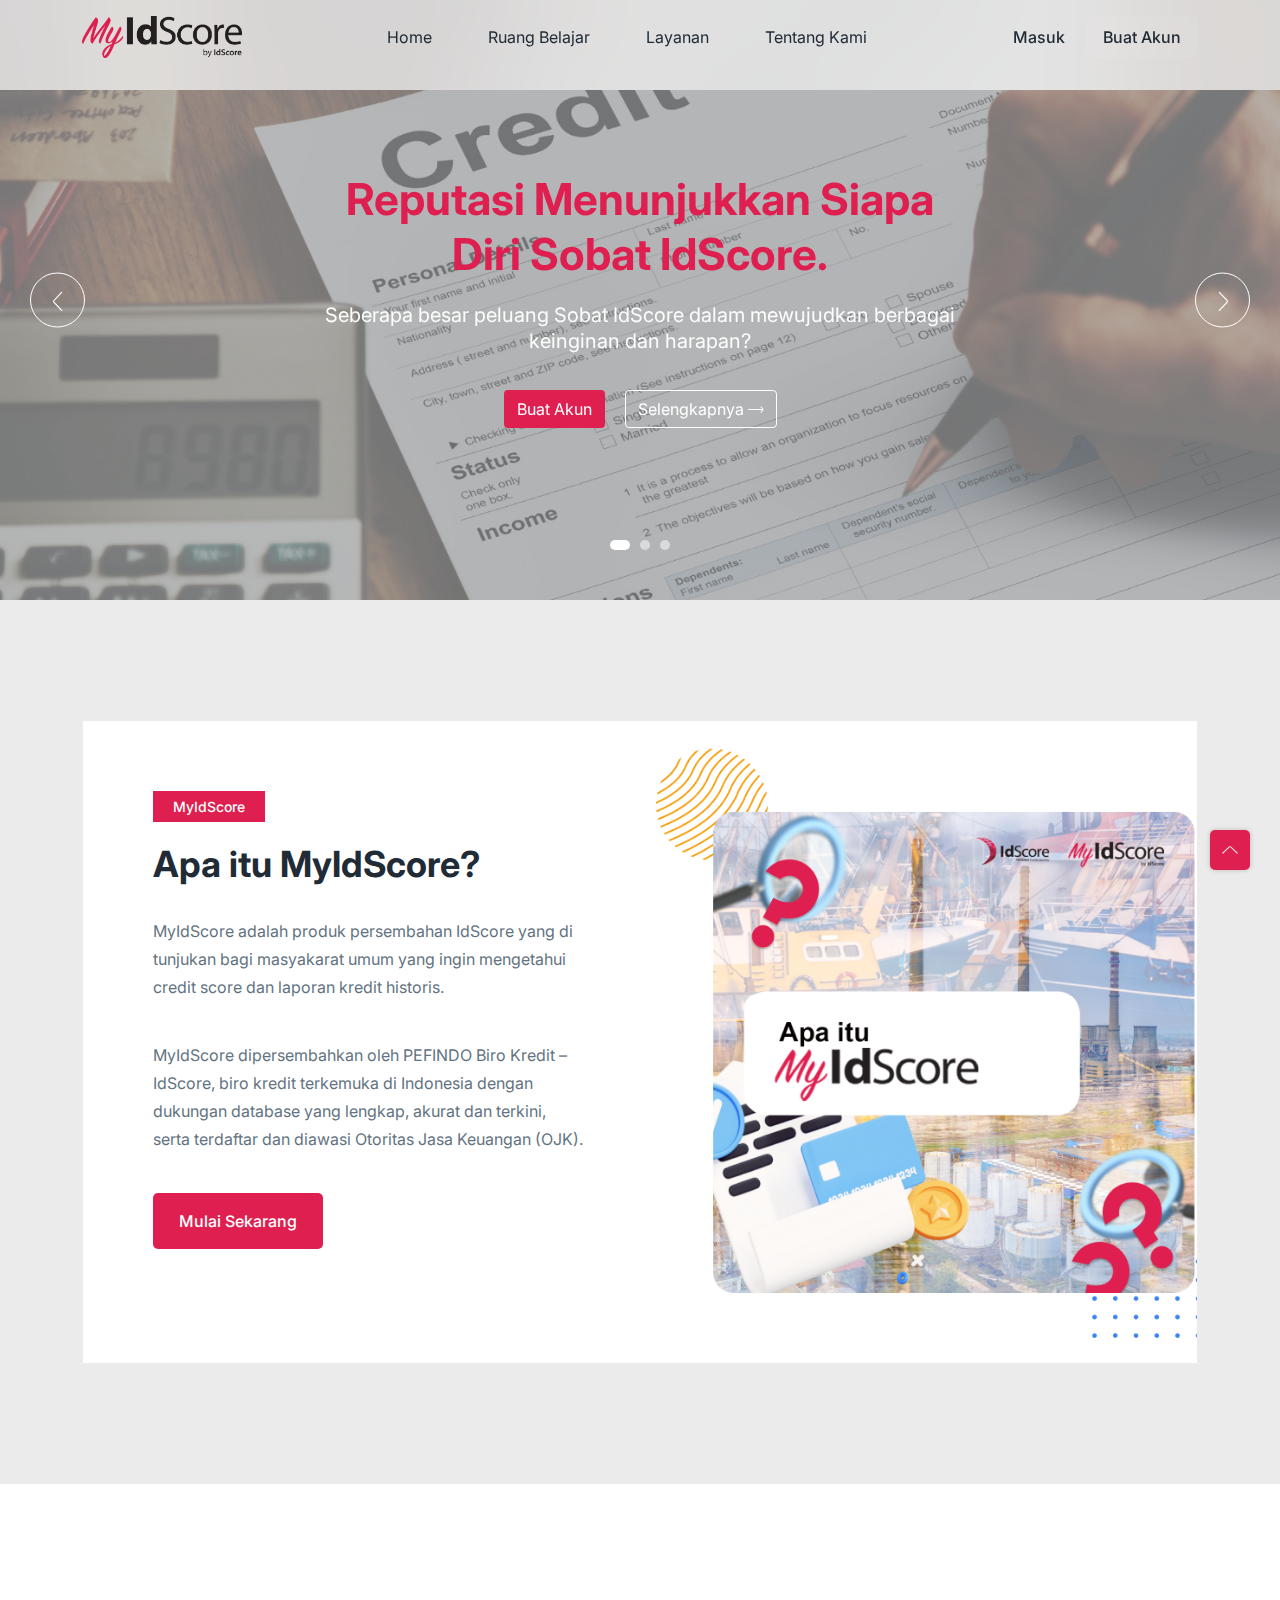
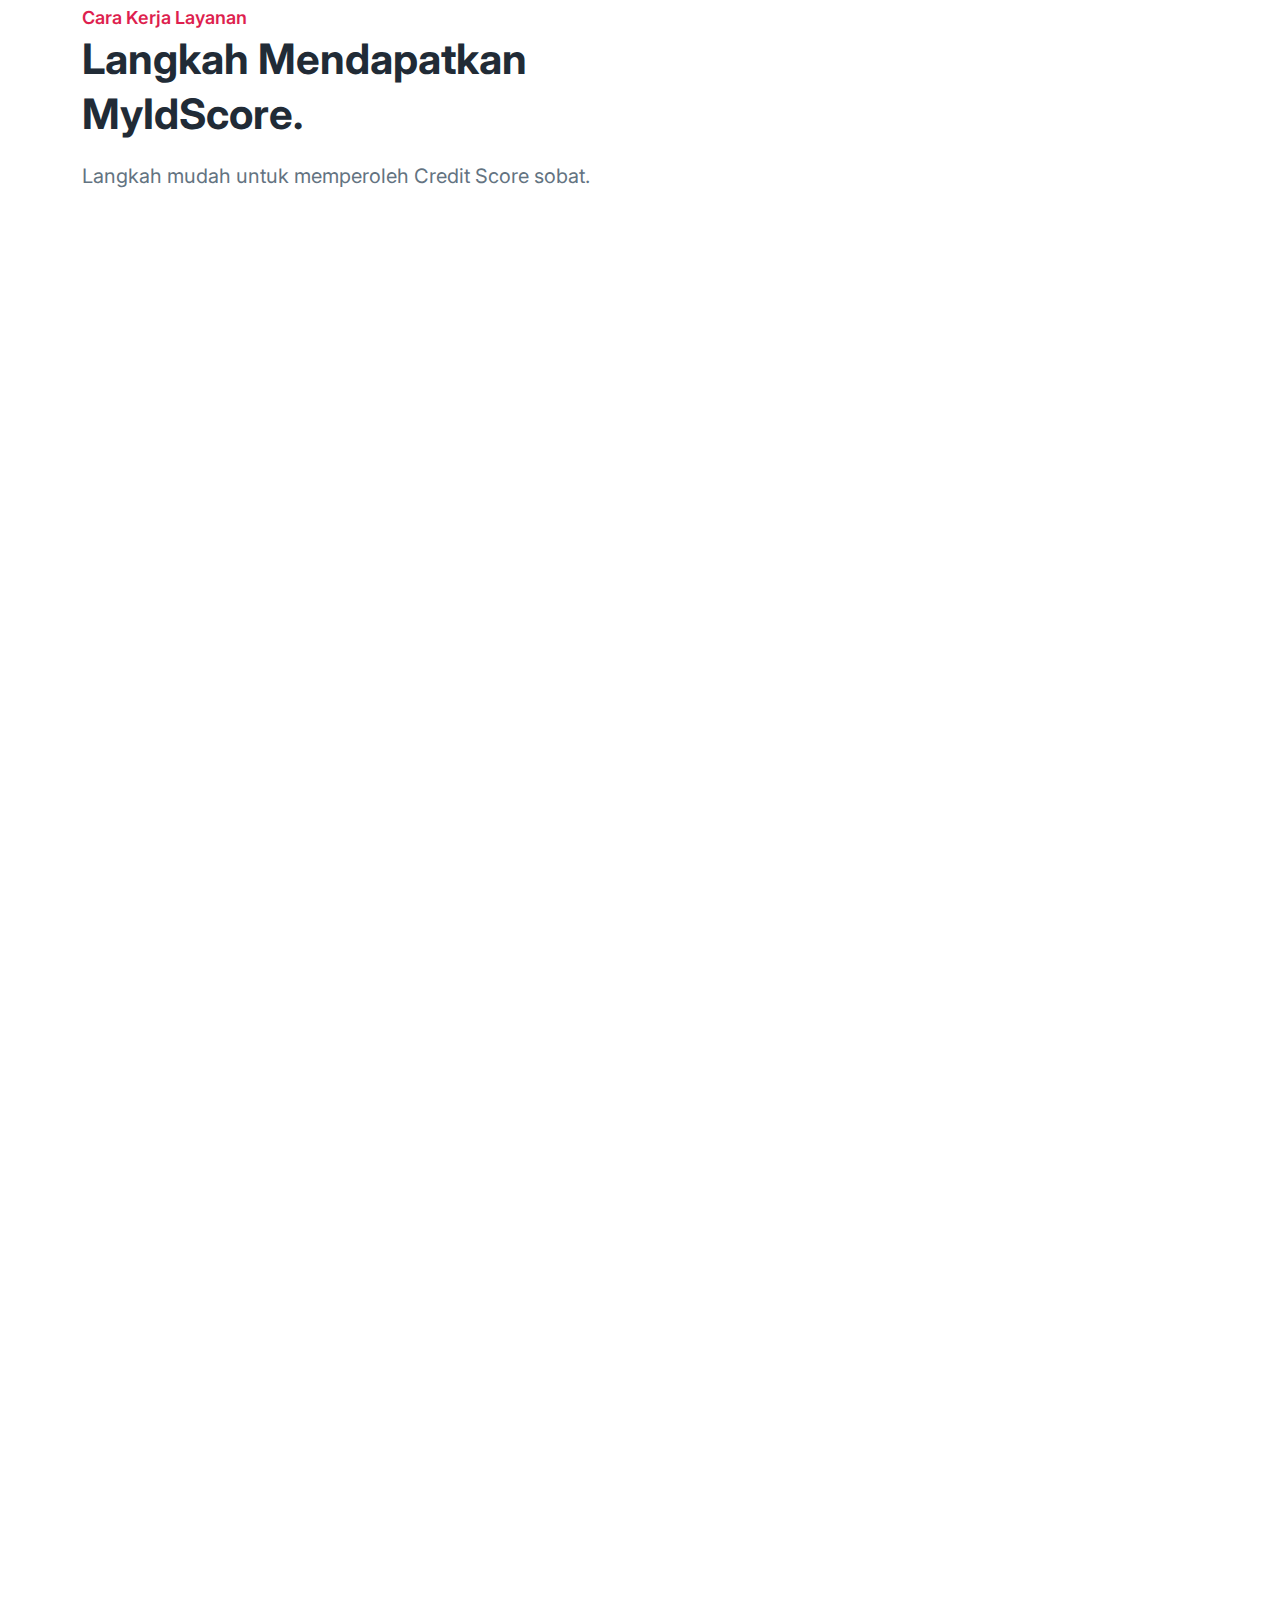
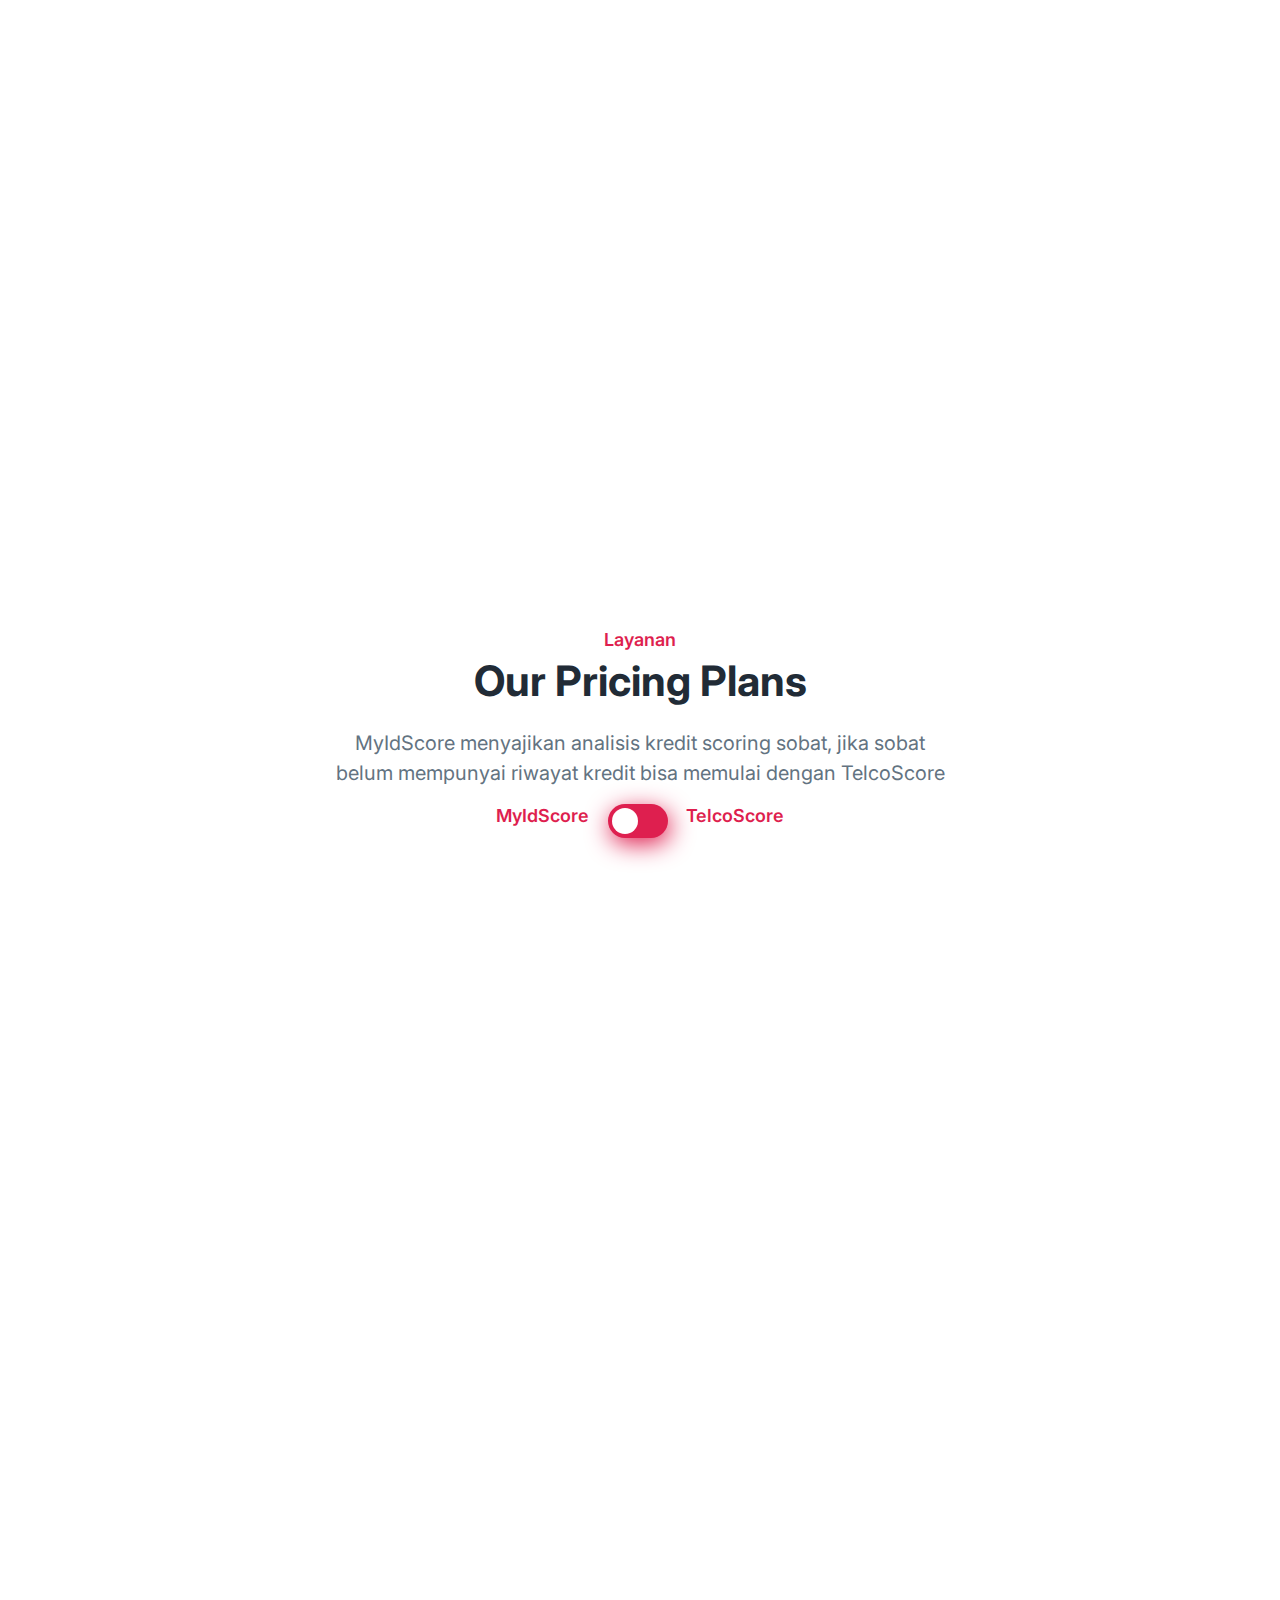
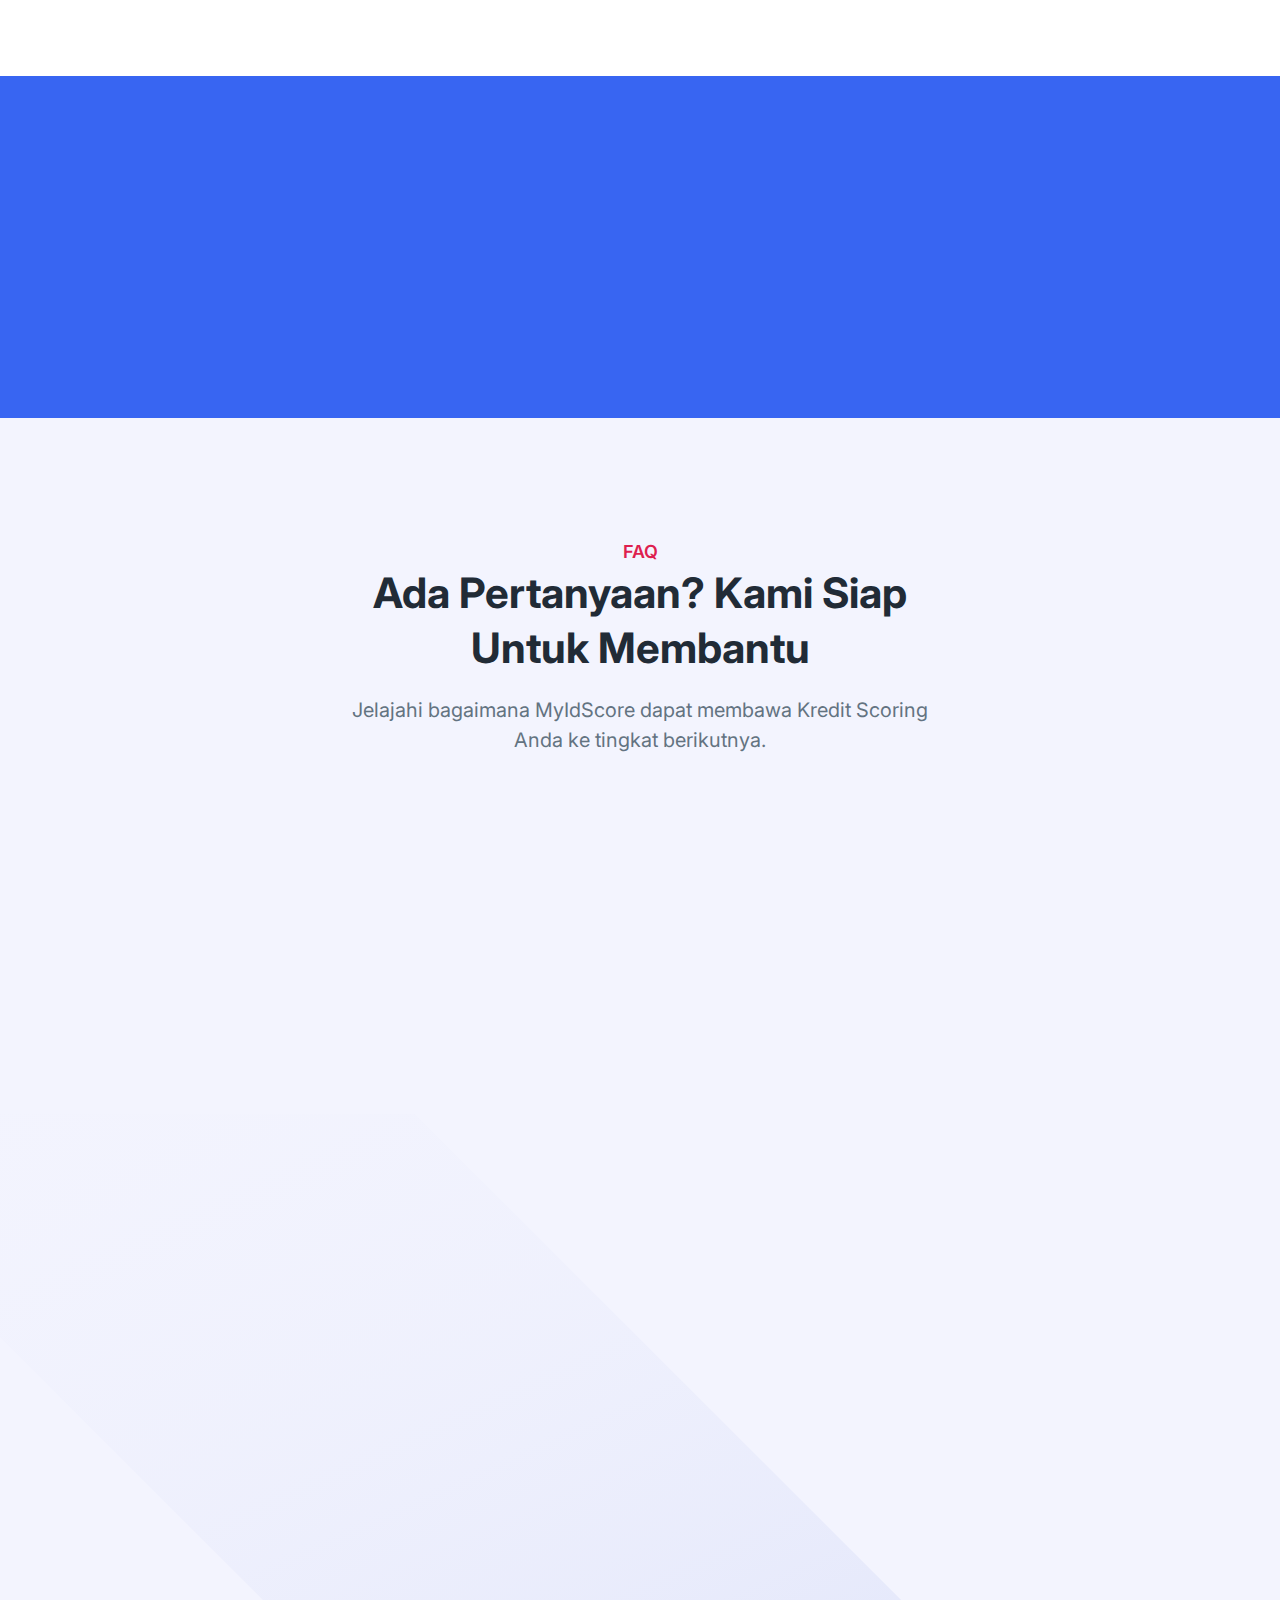
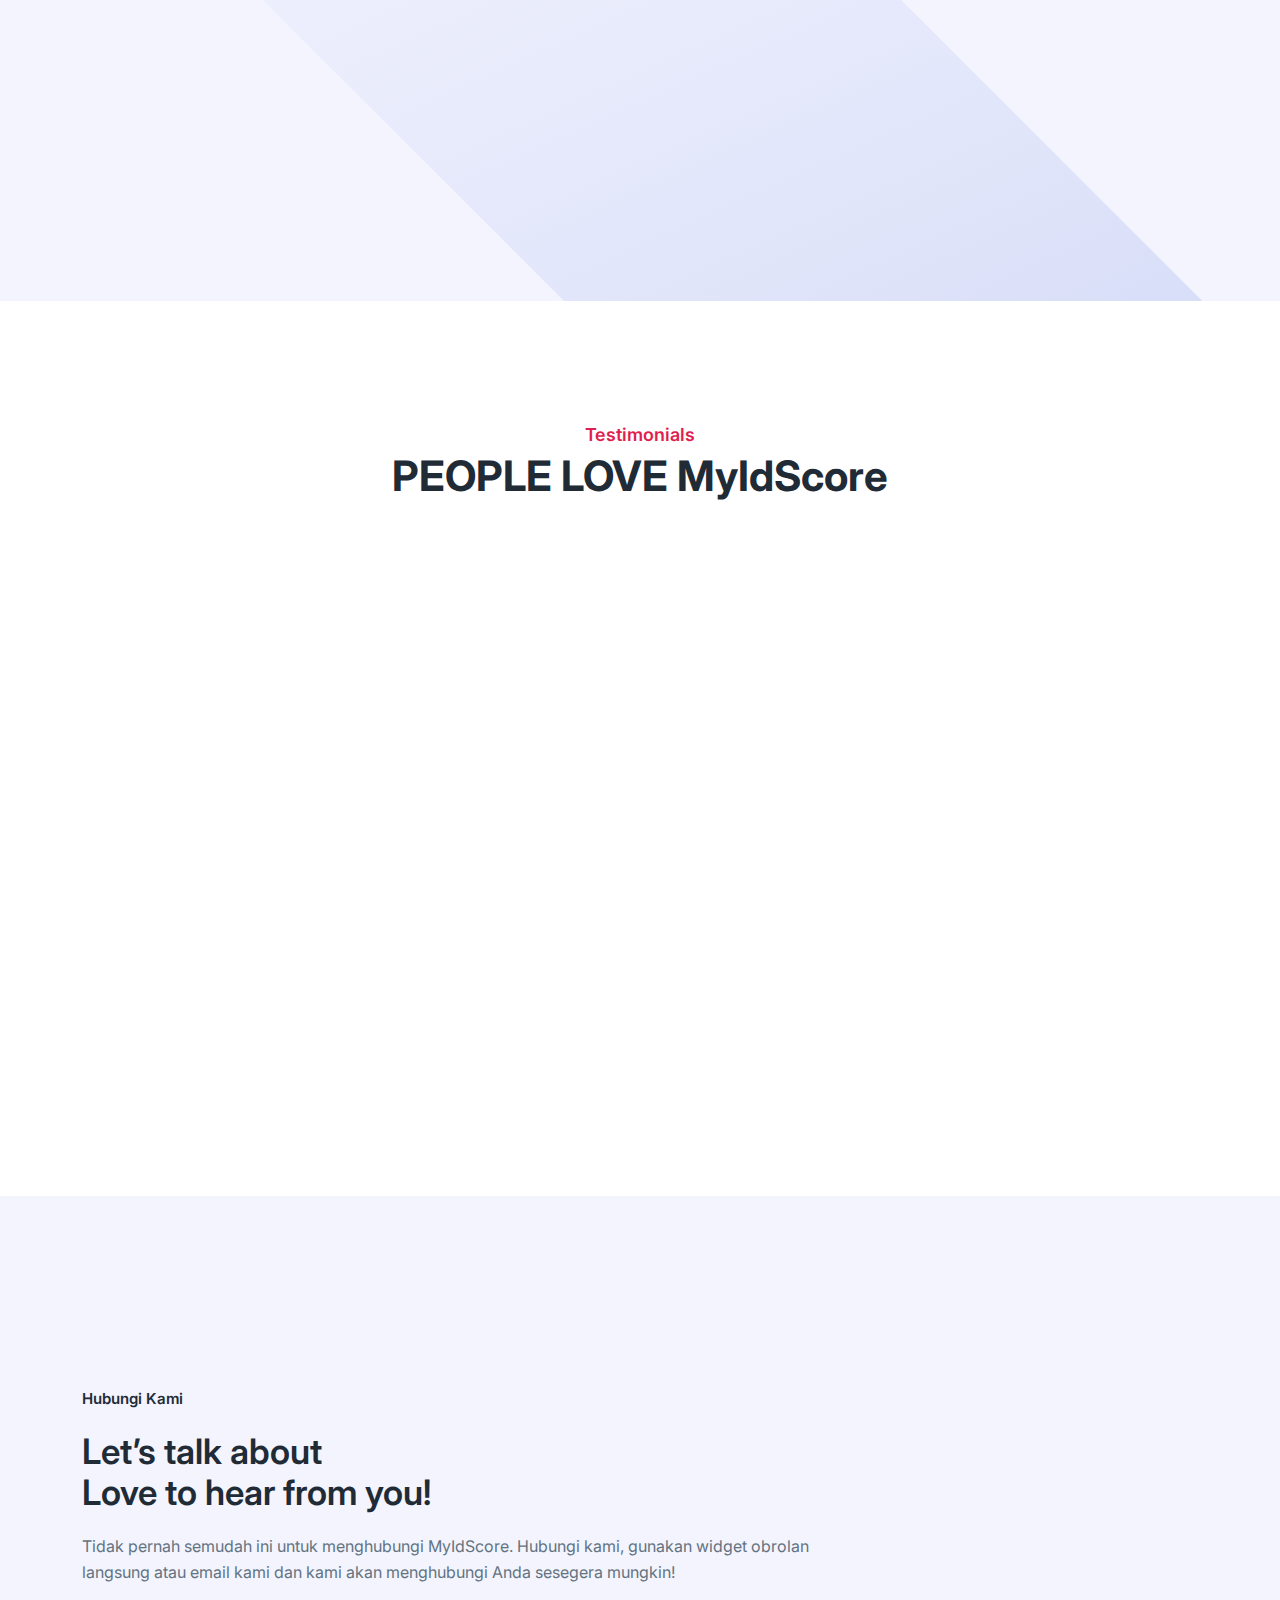
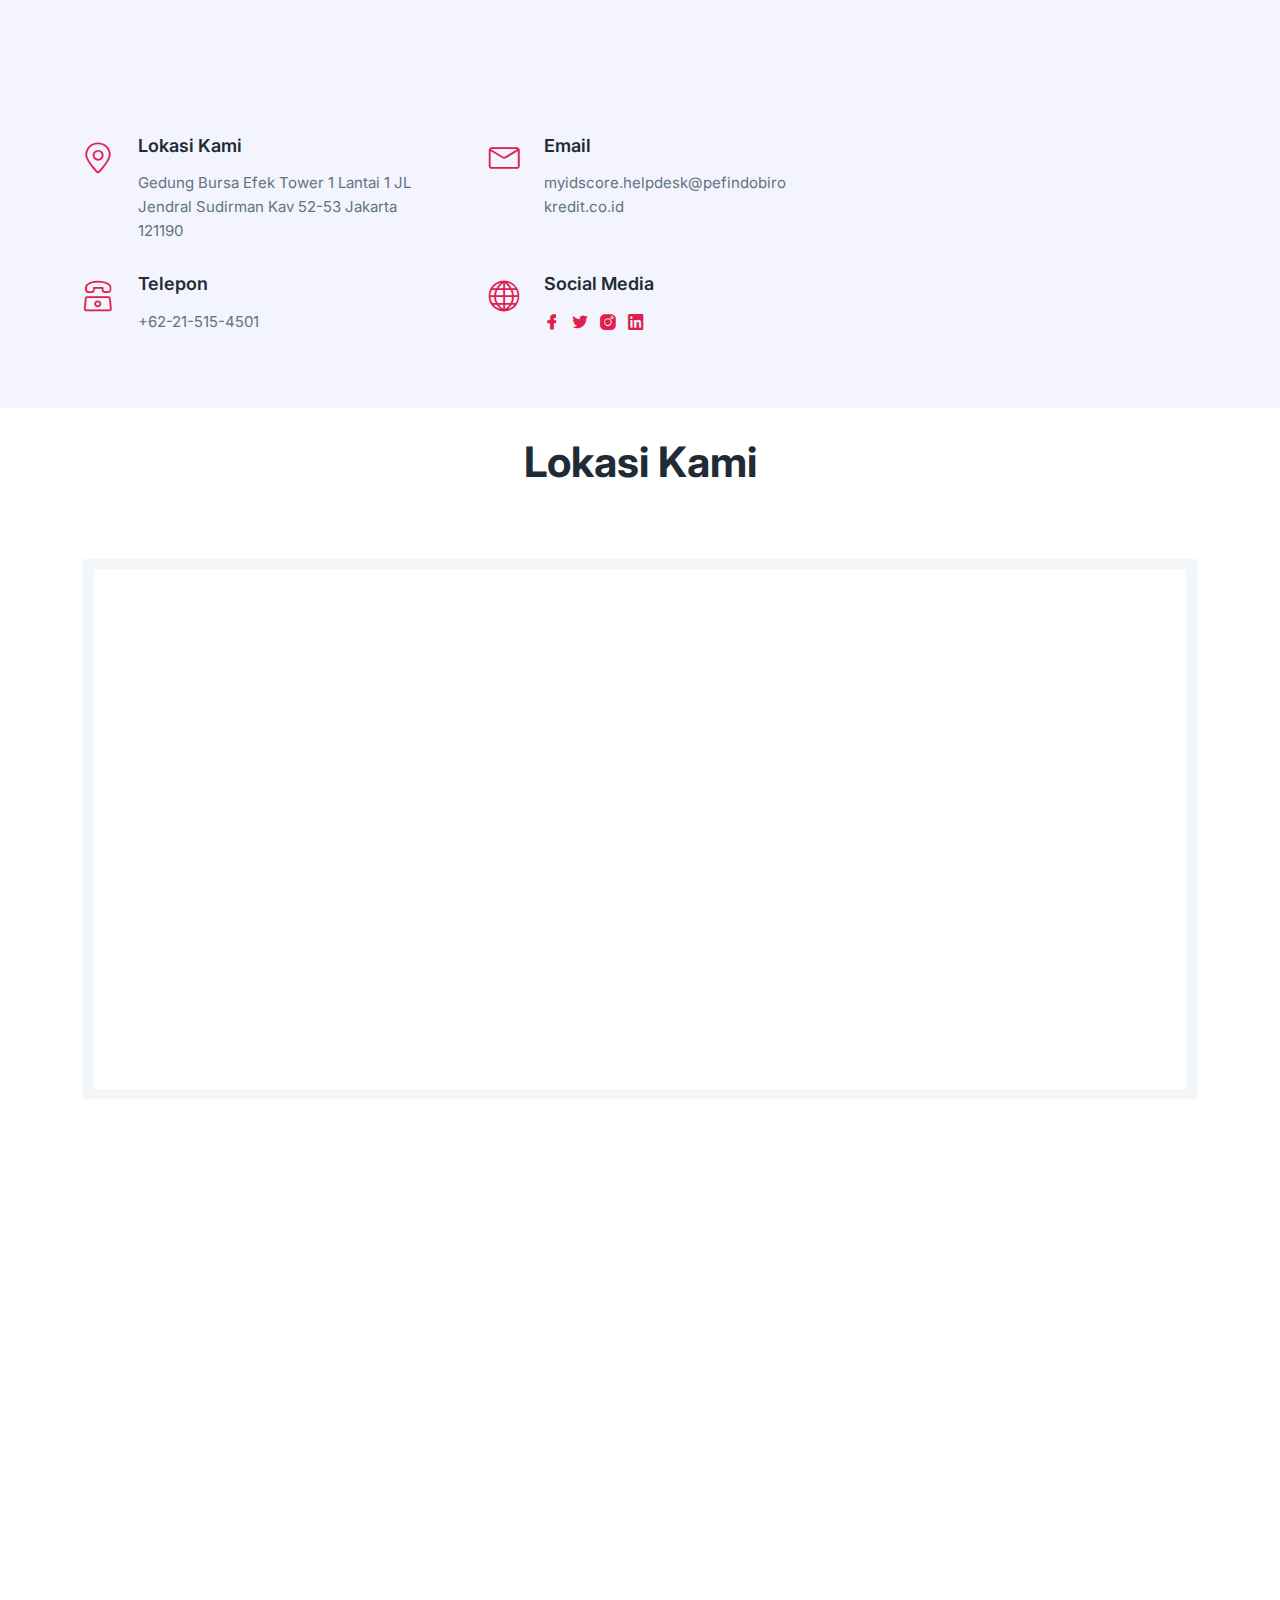
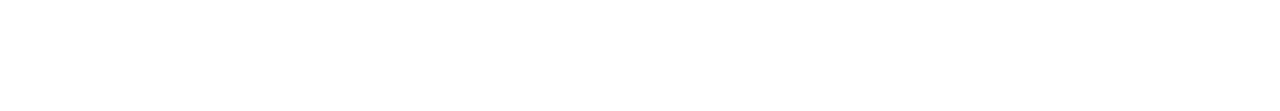
<file: index.html>
<!DOCTYPE html>
<html lang="en">
  <head>
    <meta charset="UTF-8" />
    <meta http-equiv="X-UA-Compatible" content="IE=edge" />
    <meta name="viewport" content="width=device-width, initial-scale=1.0" />
    <title>MyIdScore | PT Pefindo Biro Kredit</title>

        <!-- Primary Meta Tags -->
      <meta name="title" content="MyIdScore - Credit Scoring dari PT PEFINDO Biro Kredit">
      <meta name="description" content="MyIdScore - Credit Scoring dari PT PEFINDO Biro Kredit">
      <meta name="keywords" content="Credit, Score, Finance">
      <meta name="author" content="Dimas Rosidi">
    <!--====== Favicon Icon ======-->
    <link
      rel="shortcut icon"
      href="assets/images/faviconidscore.jpeg"
      type="image/svg"
    />

    <!-- ===== All CSS files ===== -->
    <link rel="stylesheet" href="assets/css/bootstrap.min.css" />
    <link rel="stylesheet" href="assets/css/animate.css" />
    <link rel="stylesheet" href="assets/css/lineicons.css" />
    <link rel="stylesheet" href="assets/css/ud-styles.css" />
    <link rel="stylesheet" href="assets/css/glightbox.min.css" />
  </head>
  <body>
    <!-- ====== Header Start ====== -->
    <header class="ud-header">
      <div class="container">
        <div class="row">
          <div class="col-lg-12">
            <nav class="navbar navbar-expand-lg">
              <a class="navbar-brand" href="index.html">
                <img src="assets/images/logo/sample_logo_myidscore.png" alt="Logo" />
              </a>
              <button class="navbar-toggler">
                <span class="toggler-icon"> </span>
                <span class="toggler-icon"> </span>
                <span class="toggler-icon"> </span>
              </button>

              <div class="navbar-collapse">
                <ul id="nav" class="navbar-nav mx-auto">
                  <li class="nav-item" class="active">
                    <a class="ud-menu-scroll" href="#home">Home</a>
                  </li>
                  <li class="nav-item">
                    <a class="ud-submenu-link" href="blog.html">Ruang Belajar</a>
                  </li>
                  <li class="nav-item">
                    <a class="ud-submenu-scroll" href="#pricing">Layanan</a>
                  </li>
                  <li class="nav-item">
                    <a class="ud-submenu-link" href="about.html">Tentang Kami</a>
                  </li>
                </ul>
              </div>

              <div class="navbar-btn d-none d-sm-inline-block">
                <a href="login.html" class="ud-main-btn ud-login-btn">
                  Masuk
                </a>
                <a class="ud-main-btn ud-white-btn" href="register.html">
                  Buat Akun
                </a>
              </div>
            </nav>
          </div>
        </div>
      </div>
    </header>
    <!-- ====== Header End ====== -->
    <!-- ====== Hero Start ====== -->
    </section><!--====== SLIDER ONE PART START ======-->
    <section class="slider-area slider-one">
       <div class="bd-example">
          <div id="carouselOne" class="carousel slide" data-bs-ride="carousel">
             <ol class="carousel-indicators">
                <li
                   data-bs-target="#carouselOne"
                   data-bs-slide-to="0"
                   class="active"
                   ></li>
                <li data-bs-target="#carouselOne" data-bs-slide-to="1"></li>
                <li data-bs-target="#carouselOne" data-bs-slide-to="2"></li>
             </ol>
             <div class="carousel-inner">
                <!-- carousel-item -->
                <div
                   class="carousel-item bg_cover active"
                   style="
                   background-image: url(/assets/images/hero/1herobg.png
                   );
                   "
                   >
                   <div class="carousel-caption">
                      <div class="container">
                         <div class="row justify-content-center">
                            <div class="col-xl-7 col-lg-7 col-sm-10">
                               <h2 class="carousel-title">
                                Reputasi Menunjukkan Siapa Diri Sobat IdScore.
                               </h2>
                               <p class="text">
                                Seberapa besar peluang Sobat IdScore dalam mewujudkan berbagai keinginan dan harapan? 
                               </p>
                               <ul class="carousel-btn rounded-buttons">
                                  <li>
                                     <a
                                        class="btn primary-btn rounded-full"
                                        href="javascript:void(0)"
                                        >
                                     Buat Akun
                                     </a>
                                  </li>
                                  <li>
                                     <a
                                        class="btn primary-btn-outline rounded-full"
                                        href="javascript:void(0)"
                                        >
                                     Selengkapnya  <i class="lni lni-arrow-right"></i> 
                                     </a>
                                  </li>
                               </ul>
                            </div>
                         </div>
                         <!-- row -->
                      </div>
                      <!-- container -->
                   </div>
                   <!-- carousel caption -->
                </div>
                <!-- carousel-item -->
                <div
                   class="carousel-item bg_cover"
                   style="
                   background-image:url(/assets/images/hero/1hero.png);
                   "
                   >
                   <div class="carousel-caption">
                      <div class="container">
                         <div class="row justify-content-center">
                            <div class="col-xl-8 col-lg-7 col-sm-10">
                               <h2 class="carousel-title">
                                Butuh Cek Score Kredit Tapi Gak Punya Riwayat Kredit?
                               </h2>
                               <p class="text">
                                IdTelcoScore jawabannya!
                               </p>
                               <ul class="carousel-btn rounded-buttons">
                                  <li>
                                     <a
                                        class="btn primary-btn rounded-full"
                                        href="javascript:void(0)"
                                        >
                                     Buat Akun 
                                     </a>
                                  </li>
                                  <li>
                                     <a
                                        class="btn primary-btn-outline rounded-full"
                                        href="javascript:void(0)"
                                        >
                                     Selengkapnya <i class="lni lni-arrow-right"></i>
                                     </a>
                                  </li>
                               </ul>
                            </div>
                         </div>
                         <!-- row -->
                      </div>
                      <!-- container -->
                   </div>
                   <!-- carousel caption -->
                </div>
                <!-- carousel-item -->
             </div>
             <!-- carousel-inner -->
             <a
                class="carousel-control-prev"
                href="#carouselOne"
                role="button"
                data-bs-slide="prev"
                >
             <i class="lni lni-chevron-left"></i>
             </a>
             <a
                class="carousel-control-next"
                href="#carouselOne"
                role="button"
                data-bs-slide="next"
                >
             <i class="lni lni-chevron-right"></i>
             </a>
          </div>
          <!-- carousel -->
       </div>
       <!-- bd-example -->
    </section>
    <!--====== SLIDER ONE PART ENDS ======-->
    <!-- ====== Hero End ====== -->
        <!-- ====== About Start ====== -->
        <section id="about" class="ud-about">
          <div class="container">
            <div class="ud-about-wrapper wow fadeInUp" data-wow-delay=".2s">
              <div class="ud-about-content-wrapper">
                <div class="ud-about-content">
                  <span class="tag">MyIdScore</span>
                  <h2>Apa itu MyIdScore?</h2>
                  <p>
                    MyIdScore adalah produk persembahan IdScore
                    yang di tunjukan bagi masyakarat umum yang ingin 
                    mengetahui credit score dan laporan kredit historis.
                  </p>
    
                  <p>
                    MyIdScore dipersembahkan oleh PEFINDO Biro Kredit – IdScore, biro kredit 
                    terkemuka di Indonesia dengan dukungan database yang lengkap, akurat dan terkini,
                    serta terdaftar dan diawasi Otoritas Jasa Keuangan (OJK).
                  </p>
                  <a href="javascript:void(0)" class="ud-main-btn">Mulai Sekarang</a>
                </div>
              </div>
              <div class="ud-about-image">
                <img src="assets/images/about/about-myidscore.png" alt="about-image" />
              </div>
            </div>
          </div>
        </section>
        <!-- ====== About End ====== -->
    <!-- ====== Features Start ====== -->
    <section id="features" class="ud-features">
      <div class="container">
        <div class="row">
          <div class="col-lg-12">
            <div class="ud-section-title">
              <span>Cara Kerja Layanan</span>
              <h2>Langkah Mendapatkan MyIdScore.</h2>
              <p>
                Langkah mudah untuk memperoleh Credit Score sobat.
              </p>
            </div>
          </div>
        </div>
        <div class="row">
          <div class="col-xl-3 col-lg-3 col-sm-6">
            <div class="ud-single-feature wow fadeInUp" data-wow-delay=".1s">
              <div class="ud-feature-icon">
                <i class="lni lni-license"></i>
              </div>
              <div class="ud-feature-content">
                <h3 class="ud-feature-title">1.Daftarkan data Anda</h3>
                <p class="ud-feature-desc">
                  Lakukan pendaftaran akun dengan data diri sesuai KTP.
                </p>
                
              </div>
            </div>
          </div>
          <div class="col-xl-3 col-lg-3 col-sm-6">
            <div class="ud-single-feature wow fadeInUp" data-wow-delay=".15s">
              <div class="ud-feature-icon">
                <i class="lni lni-wallet"></i>
              </div>
              <div class="ud-feature-content">
                <h3 class="ud-feature-title">2.Pilih Layanan</h3>
                <p class="ud-feature-desc">
                  Lakukan pembayaran meliputi biaya report, biaya transfer, dan biaya verifikasi.
                </p>
              </div>
            </div>
          </div>
          <div class="col-xl-3 col-lg-3 col-sm-6">
            <div class="ud-single-feature wow fadeInUp" data-wow-delay=".2s">
              <div class="ud-feature-icon">
                <i class="lni lni-library"></i>
              </div>
              <div class="ud-feature-content">
                <h3 class="ud-feature-title">3.Verifikasi Data</h3>
                <p class="ud-feature-desc">
                  Lakukan verifikasi data diri dan dokumen yang diperlukan secara online melalui website MyIdScore. Jika gagal verifikasi biaya report sobat akan dikembalikan dalam 14 hari kerja.
                </p>
      
              </div>
            </div>
          </div>
          <div class="col-xl-3 col-lg-3 col-sm-6">
            <div class="ud-single-feature wow fadeInUp" data-wow-delay=".25s">
              <div class="ud-feature-icon">
                <i class="lni lni-revenue"></i>
              </div>
              <div class="ud-feature-content">
                <h3 class="ud-feature-title">4.Terima Report MyIdScore</h3>
                <p class="ud-feature-desc">
                  Report akan dikirimkan melalui email ke alamat email yang telah didaftarkan pada saat pembuatan akun.
                </p>
          
              </div>
            </div>
          </div>
        </div>
      </div>
    </section>
    <!-- ====== Features End ====== -->
        <!-- Start About Area -->
        <section id="Service" class="service section">
          <div class="container">
              <div class="row align-items-center">
                  <div class="col-lg-6 col-12">
                      <div class="image wow fadeInLeft" data-wow-delay=".2s">
                          <img src="assets/images/about/manfaat-myidscore.png" alt="#">
                      </div>
                  </div>
                  <div class="col-lg-6 col-12">
                      <div class="content wow fadeInRight" data-wow-delay=".4s">
                          <h4>Manfaat Menggunakan MyIdScore</h4>
                          <h2>Informasi yang Mudah Dipahami dalam Satu Laporan</h2>
                          <p>MyIdScore dapat digunakan untuk mengukur seberapa layak Sobat idScore mendapat kredit, reputasi keuangan dan akurasi data perkreditan serta mengetahui profil risiko Sobat IdScore di mata Lembaga Keuangan.</p>
                          <p>MyIdScore di persembahkan oleh PEFINDO Biro Kredit.</p>                            <div class="list">
                              <div class="single-list">
                                  <div class="list-icon">
                                      <i class="lni lni-checkmark"></i>
                                  </div>
                                  <h4>Historis Perkreditan</h4>
                                  <p>Riwayat Kreditur anda akan terekam dengan sempurna.</p>
                              </div>
                              <div class="single-list">
                                  <div class="list-icon">
                                      <i class="lni lni-checkmark"></i>
                                  </div>
                                  <h4>Skor Kredit</h4>
                                  <p>Mengetahui Cerminan atas hasil perjalanan kredit anda.</p>
                              </div>
                              <div class="single-list">
                                  <div class="list-icon">
                                      <i class="lni lni-checkmark"></i>
                                  </div>
                                  <h4>Fasilitas Pengajuan Pinjaman</h4>
                                  <p>Skor Kredit sebagai informasi pendahuluan sebelum pengajuan fasilitas kredit.</p>
                              </div>
                          </div>
                      </div>
                  </div>
              </div>
          </div>
      </section>
      <!-- End Service Area -->
   <!-- Start Features Area -->
   <section class="Features section">
    <div class="container">
        <div class="row">
            <div class="col-lg-6 col-md-6 col-12">
                <div class="feature-right wow fadeInUp" data-wow-delay=".3s">
                  <div class="watch-inner">
                    <div class="video-head wow zoomIn" data-wow-delay="0.4s">
                        <a href="https://www.youtube.com/watch?v=wRyeWyy5sTI&ab_channel=IdScoreIndonesia" class="glightbox video"><i
                                class="lni lni-play"></i></a>
                    </div>
                </div>
                </div>
            </div>
            <div class="col-lg-6 col-md-6 col-12">
                <div class="feature-content">
                    <div class="title">
                        <span class="wow fadeInRight" data-wow-delay=".3s">Cara mendapatkan Layanan MyIdScore</span>
                        <h3 class="wow fadeInRight" data-wow-delay=".5s">Cara Mudah Mengetahui<br> Credit Score Pribadi</h3>
                    </div>
                    <div class="feature-item wow fadeInUp" data-wow-delay=".5s">
                        <div class="feature-thumb">
                            <i class="lni lni-library"></i>
                        </div>
                        <div class="banner-content">
                            <h2 class="title">Warga Negara Indonesia</h2>
                            <p>Merupakan Warga Negara Indonesia yang mempunyai Kartu Tanda Penduduk (KTP).</p>
                        </div>
                    </div>
                    <div class="feature-item wow fadeInUp" data-wow-delay=".6s">
                        <div class="feature-thumb">
                            <i class="lni lni-checkmark-circle"></i>
                        </div>
                        <div class="banner-content">
                            <h2 class="title">Melengkapi Data Diri Akun</h2>
                            <p>Lengkapi data diri Sobat IdScore sesuai KTP.
                              Jika belum memiliki akun, silakan Buat Akun terlebih dahulu.</p>
                        </div>
                    </div>
                    <div class="feature-item wow fadeInUp" data-wow-delay=".7s">
                        <div class="feature-thumb">
                            <i class="lni lni-camera"></i>
                        </div>
                        <div class="banner-content">
                            <h2 class="title">Memberikan Izin untuk Menghidupkan Web Camera</h2>
                            <p>Pastikan kamera pada perangkat elektronik dapat
                              digunakan untuk proses verifikasi secara online.</p>
                        </div>
                    </div>
                </div>
            </div>
        </div>
    </div>
</section>
<!-- End Features Area -->
    <!-- ====== Pricing Start ====== -->
    <section id="pricing" class="ud-pricing">
      <div class="container">
        <div class="row">
          <div class="col-lg-12">
            <div class="ud-section-title mx-auto text-center">
              <span>Layanan</span>
              <h2>Our Pricing Plans</h2>
              <p>
                MyIdScore menyajikan analisis kredit scoring sobat, 
                jika sobat belum mempunyai riwayat kredit bisa memulai dengan TelcoScore
              </p>
              <div class="toggle-btn">
                <span style="margin: 0.8em;">MyIdScore</span>
                <label class="switch">
                  <input type="checkbox" id="checbox" onclick="check()" ; />
                  <span class="slider round"></span>
                </label>
                <span style="margin: 0.8em;">TelcoScore</span>
              </div>
            </div>
          </div>
        </div>
        <div class="tab-content wow fadeIn" style="visibility: visible; animation-name: fadeIn;">
          <div role="tabpanel" class="tab-pane fade show active" id="yearly">
        <div class="row g-0 align-items-center justify-content-center">
          <div class="col-lg-4 col-md-6 col-sm-10">
            <div
              class="ud-single-pricing first-item wow fadeInUp"
              data-wow-delay=".15s"
            >
              <div class="ud-pricing-header">
                <h3>PAKET SILVER</h3>
                <h4 class="monthPrice">Rp.75.500,-</h4>
                <h4 class="annualPrice">Rp.75.500,-</h4>
              </div>
              <div class="ud-pricing-body">
                <ul class ="monthPrice">
                  <li>Biaya IdScore+ Rp.50.000 </li>
                  <li>Biaya Verifikasi Rp.15.000 </li>
                  <li>Biaya Transfer Rp.10.000 </li>
                  <li>1 Permintaan</li>
                  <li>1 Bulang Berlangganan</li>
                  <li><i class ="lni lni-checkmark-circle" style="color:limegreen;"></i> Id Report</li>
                  <li><i class ="lni lni-checkmark-circle" style="color:limegreen;"></i> Id Score+</li>
                </ul>
                <ul class ="annualPrice">
                  <li>Biaya TelcoScore Rp.50.000 </li>
                  <li>Biaya Verifikasi Rp.15.000 </li>
                  <li>Biaya Transfer Rp.10.000 </li>
                  <li>1 Permintaan</li>
                  <li>1 Bulang Berlangganan</li>
                  <li><i class ="lni lni-checkmark-circle" style="color:limegreen;"></i> Id TelcoScore</li>
                </ul>
              </div>
              <div class="ud-pricing-footer">
                <a href="javascript:void(0)" class="ud-main-btn ud-border-btn">
                  Purchase Now
                </a>
              </div>
            </div>
          </div>
          <div class="col-lg-4 col-md-6 col-sm-10">
            <div
              class="ud-single-pricing active wow fadeInUp"
              data-wow-delay=".1s"
            >
              <span class="ud-popular-tag">POPULAR</span>
              <div class="ud-pricing-header">
                <h3>PAKET GOLD</h3>
                <h4 class="monthPrice">Rp.126.000,-</h4>
                <h4 class="annualPrice">Rp.126.000,-</h4>
              </div>
              <div class="ud-pricing-body">
                <ul class ="monthPrice">
                  <li>Biaya IdScore+ Rp.101.000 </li>
                  <li>Biaya Verifikasi Rp.15.000 </li>
                  <li>Biaya Transfer Rp.10.000 </li>
                  <li>3 Permintaan</li>
                  <li>3 Bulan Berlangganan</li>
                  <li><i class ="lni lni-checkmark-circle" style="color:limegreen;"></i> Id Report</li>
                  <li><i class ="lni lni-checkmark-circle" style="color:limegreen;"></i> Id Score+</li>
                </ul>
                <ul class ="annualPrice">
                  <li>Biaya TelcoScore Rp.101.000 </li>
                  <li>Biaya Verifikasi Rp.15.000 </li>
                  <li>Biaya Transfer Rp.10.000 </li>
                  <li>3 Permintaan</li>
                  <li>3 Bulan Berlangganan</li>
                  <li><i class ="lni lni-checkmark-circle" style="color:limegreen;"></i> Id TelcoScore</li>
                </ul>
              </div>
              <div class="ud-pricing-footer">
                <a href="javascript:void(0)" class="ud-main-btn ud-white-btn">
                  Purchase Now
                </a>
              </div>
            </div>
          </div>
          <div class="col-lg-4 col-md-6 col-sm-10">
            <div
              class="ud-single-pricing last-item wow fadeInUp"
              data-wow-delay=".15s"
            >
              <div class="ud-pricing-header">
                <h3>PAKET PLATINUM</h3>
                <h4 class="monthPrice">Rp.176.500</h4>
                <h4 class="annualPrice">Rp.176.500</h4>
              </div>
              <div class="ud-pricing-body">
                <ul class ="monthPrice">
                  <li>Biaya IdScore+ Rp.151.500 </li>
                  <li>Biaya Verifikasi Rp.15.000 </li>
                  <li>Biaya Transfer Rp.10.000 </li>
                  <li>3 Permintaan</li>
                  <li>12 Bulan Berlangganan</li>
                  <li><i class ="lni lni-checkmark-circle" style="color:limegreen;"></i> Id Report</li>
                  <li><i class ="lni lni-checkmark-circle" style="color:limegreen;"></i> Id Score+</li>
                </ul>
                <ul class ="annualPrice">
                  <li>Biaya TelcoScore Rp.151.500 </li>
                  <li>Biaya Verifikasi Rp.15.000 </li>
                  <li>Biaya Transfer Rp.10.000 </li>
                  <li>3 Permintaan</li>
                  <li>12 Bulan Berlangganan</li>

                  <li><i class ="lni lni-checkmark-circle" style="color:limegreen;"></i> Id TelcoScore</li>
                </ul>
              </div>
              <div class="ud-pricing-footer">
                <a href="javascript:void(0)" class="ud-main-btn ud-border-btn">
                  Purchase Now
                </a>
              </div>
            </div>
          </div>
        </div>
      </div>
      </div>
      </div>
    </section>
    <!-- ====== Pricing End ====== -->
    <!-- Start Call To Action Area -->
    <section class="section call-action">
      <div class="container">
          <div class="row">
              <div class="col-lg-8 offset-lg-2 col-md-12 col-12">
                  <div class="cta-content">
                      <h2 class="wow fadeInUp" data-wow-delay=".2s">Kamu Dapat Mengunakan
                      <br> MyIdScore dengan Gratis
                      </h2>
                      <p class="wow fadeInUp" data-wow-delay=".4s">Sobat IdScore memiliki kesempatan 
                        1 permintaan setiap tahun dengan datang ke kantor kami</p>
                      <div class="button wow fadeInUp" data-wow-delay=".6s">
                          <a href="javascript:void(0)" class="ud-main-btn">Dapatkan Sekarang</a>
                      </div>
                  </div>
              </div>
          </div>
      </div>
  </section>
  <!-- End Call To Action Area -->
    <!-- ====== FAQ Start ====== -->
    <section id="faq" class="ud-faq">
      <div class="shape">
        <img src="assets/images/faq/shape.svg" alt="shape" />
      </div>
      <div class="container">
        <div class="row">
          <div class="col-lg-12">
            <div class="ud-section-title text-center mx-auto">
              <span>FAQ</span>
              <h2>Ada Pertanyaan? Kami Siap untuk Membantu</h2>
              <p>
                Jelajahi bagaimana MyIdScore dapat membawa Kredit Scoring Anda ke tingkat berikutnya.
              </p>
            </div>
          </div>
        </div>
        <div class="row">
          <div class="col-lg-6">
            <div class="ud-single-faq wow fadeInUp" data-wow-delay=".1s">
              <div class="accordion">
                <button
                  class="ud-faq-btn collapsed"
                  data-bs-toggle="collapse"
                  data-bs-target="#collapseOne"
                >
                  <span class="icon flex-shrink-0">
                    <i class="lni lni-chevron-down"></i>
                  </span>
                  <span>Apa itu Credit Report?</span>
                </button>
                <div id="collapseOne" class="accordion-collapse collapse">
                  <div class="ud-faq-body">
                    Credit Report adalah laporan dan rincian kredit seseorang yang berisi informasi fasilitas pinjaman, 
                riwayat pembayaran dan status pembayaran pinjaman dari individu di Lembaga Keuangan.
                  </div>
                </div>
              </div>
            </div>
            <div class="ud-single-faq wow fadeInUp" data-wow-delay=".15s">
              <div class="accordion">
                <button
                  class="ud-faq-btn collapsed"
                  data-bs-toggle="collapse"
                  data-bs-target="#collapseTwo"
                >
                  <span class="icon flex-shrink-0">
                    <i class="lni lni-chevron-down"></i>
                  </span>
                  <span>Apa itu Credit Score?</span>
                </button>
                <div id="collapseTwo" class="accordion-collapse collapse">
                  <div class="ud-faq-body">
                    Credit Score adalah sistem yang digunakan oleh bank atau lembaga pembiayaan lainnya untuk 
                menilai dan menentukan kelayakan kredit seseorang. Dalam menilai Credit Score dilihat berbagai faktor, 
                seperti data pinjaman, riwayat akun kredit, siklus pembayaran kredit, dan faktor kualitatif lainnya.
                  </div>
                </div>
              </div>
            </div>
            <div class="ud-single-faq wow fadeInUp" data-wow-delay=".2s">
              <div class="accordion">
                <button
                  class="ud-faq-btn collapsed"
                  data-bs-toggle="collapse"
                  data-bs-target="#collapseThree"
                >
                  <span class="icon flex-shrink-0">
                    <i class="lni lni-chevron-down"></i>
                  </span>
                  <span>Apakah IdScore memutuskan untuk menyetujui pinjaman dan aplikasi kredit saya?</span>
                </button>
                <div id="collapseThree" class="accordion-collapse collapse">
                  <div class="ud-faq-body">
                    Tidak. IdScore hanya memberikan informasi kredit kepada pelanggan kami. 
                Setiap keputusan mengenai persetujuan atau penolakan dilakukan oleh pemberi pinjaman sendiri.
                  </div>
                </div>
              </div>
            </div>
            <div class="ud-single-faq wow fadeInUp" data-wow-delay=".2s">
              <div class="accordion">
                <button
                  class="ud-faq-btn collapsed"
                  data-bs-toggle="collapse"
                  data-bs-target="#collapseEleven"
                >
                  <span class="icon flex-shrink-0">
                    <i class="lni lni-chevron-down"></i>
                  </span>
                  <span>Bagaimana saya memperlakukan (menjaga) MyIdScore yang saya peroleh?</span>
                </button>
                <div id="collapseEleven" class="accordion-collapse collapse">
                  <div class="ud-faq-body">
                    Laporan Perkreditan merupakan data pribadi yang sebaiknya dijaga kerahasiaan dan keamanannya,
                    karena merupakan informasi pribadi dan dimanfaatkan untuk kebutuhan pengajuan pinjaman ke Lembaga 
                    Keuangan atau pihak lainnya yang membutuhkan data tersebut. Sebaiknya Sobat IdScore hanya memberikan 
                    data perkreditan tersebut kepada pihak yang membutuhkan atas persetujuan Sobat IdScore.
                  </div>
                </div>
              </div>
            </div>
            <div class="ud-single-faq wow fadeInUp" data-wow-delay=".2s">
              <div class="accordion">
                <button
                  class="ud-faq-btn collapsed"
                  data-bs-toggle="collapse"
                  data-bs-target="#collapseTwelve"
                >
                  <span class="icon flex-shrink-0">
                    <i class="lni lni-chevron-down"></i>
                  </span>
                  <span>Bagaimana cara meningkatkan Credit Score saya?</span>
                </button>
                <div id="collapseTwelve" class="accordion-collapse collapse">
                  <div class="ud-faq-body">
                    Credit Score merupakan salah satu cara pengukuran kesehatan keuangan Sobat IdScore. Semakin baik skor, maka semakin mudah Sobat IdScore mendapatkan persetujuan pinjaman. Ada beberapa cara untuk dapat meningkatkan credit score:
                    <br>1. tagihan tepat waktu.
                    <br>2.Tidak melakukan pengajuan pinjaman ke banyak Lembaga Keuangan.
                  </div>
                </div>
              </div>
            </div>
            <div class="ud-single-faq wow fadeInUp" data-wow-delay=".2s">
              <div class="accordion">
                <button
                  class="ud-faq-btn collapsed"
                  data-bs-toggle="collapse"
                  data-bs-target="#collapseThirdteen"
                >
                  <span class="icon flex-shrink-0">
                    <i class="lni lni-chevron-down"></i>
                  </span>
                  <span>Apa itu IdScore, IdReport dan IdScore+?</span>
                </button>
                <div id="collapseThirdteen" class="accordion-collapse collapse">
                  <div class="ud-faq-body">
                  IdScore adalah informasi yang memberikan Sobat IdScore 
                  kemudahan dalam melakukan analisa kelayakan kredit yang praktis dan efisien. 
                  IdScore menyajikan credit score antara 250 hingga 900, gambaran profil risiko dan 
                  kemungkinan gagal bayar dalam format yang mudah dipahami.
                  <br>
                  <br>IdReport adalah informasi mengenai data debitur secara lengkap seperti 
                  identitas beserta riwayat perubahannya, fasilitas kredit, riwayat pembayaran, 
                  pemenuhan kewajiban keuangan lainnya, serta informasi dari instansi publik untuk 
                  mendukung analisa mendalam dan melengkapi database.
                  <br>
                  <br>IdScore+ adalah kombinasi IdScore dan IdReport untuk analisa kelayakan kredit yang
                  lebih mendalam dan komprehensif guna mendukung pengambilan keputusan dengan berbasis 
                  data dan profil debitur yang lengkap dan terkini.
                  </div>
                </div>
              </div>
            </div>
            <div class="ud-single-faq wow fadeInUp" data-wow-delay=".2s">
              <div class="accordion">
                <button
                  class="ud-faq-btn collapsed"
                  data-bs-toggle="collapse"
                  data-bs-target="#collapseFourthteen"
                >
                  <span class="icon flex-shrink-0">
                    <i class="lni lni-chevron-down"></i>
                  </span>
                  <span>Apakah data saya terjaga kerahasiaannya oleh IdScore?</span>
                </button>
                <div id="collapseFourthteen" class="accordion-collapse collapse">
                  <div class="ud-faq-body">
                    IdScore merupakan Lembaga Pengelola Informasi Perkreditan (LPIP) atau dikenal sebagai
                    Biro Kredit Swasta yang terdaftar dan diawasi oleh OJK sehingga kami akan menjaga kerahasiaan 
                    data Sobat IdScore dengan tidak membagikan data Sobat IdScore tanpa sepengetahuan dan persetujuan 
                    Sobat IdScore.
                  </div>
                </div>
              </div>
            </div>
          </div>
          <div class="col-lg-6">
            <div class="ud-single-faq wow fadeInUp" data-wow-delay=".1s">
              <div class="accordion">
                <button
                  class="ud-faq-btn collapsed"
                  data-bs-toggle="collapse"
                  data-bs-target="#collapseFour"
                >
                  <span class="icon flex-shrink-0">
                    <i class="lni lni-chevron-down"></i>
                  </span>
                  <span>Darimana data MyIdScore berasal?</span>
                </button>
                <div id="collapseFour" class="accordion-collapse collapse">
                  <div class="ud-faq-body">
                    Data MyIdScore berasal dari data perkreditan nasional yang 
                    bersumber dari Sistem Layanan Informasi Keuangan (SLIK), Otoritas Jasa Keuangan (OJK), 
                    Lembaga Keuangan non pelapor SLIK OJK, dan lembaga lainnya yang telah bekerjasama sebagai sumber data.
                  </div>
                </div>
              </div>
            </div>
            <div class="ud-single-faq wow fadeInUp" data-wow-delay=".15s">
              <div class="accordion">
                <button
                  class="ud-faq-btn collapsed"
                  data-bs-toggle="collapse"
                  data-bs-target="#collapseFive"
                >
                  <span class="icon flex-shrink-0">
                    <i class="lni lni-chevron-down"></i>
                  </span>
                  <span>Bagaimana mendapatkan MyIdScore</span>
                </button>
                <div id="collapseFive" class="accordion-collapse collapse">
                  <div class="ud-faq-body">
                    Ada 2 cara untuk dapat mendapatkan layanan MyIdScore:
                    <br>1.Kunjungi website <a href="https://www.idscore.id/">idscore.id</a> dan kemudian masuk ke menu Apa Kebutuhan Sobat IdScore - IdScore Debitur - klik link masuk ke website myidscore.id.
                    <br>2.Kunjungi website <a href="https://myidscore.id/">myidscore.id</a> dan informasi cara mendapatkan layanan secara lengkap ada di dalam website tersebut.
                  </div>
                </div>
              </div>
            </div>
            <div class="ud-single-faq wow fadeInUp" data-wow-delay=".2s">
              <div class="accordion">
                <button
                  class="ud-faq-btn collapsed"
                  data-bs-toggle="collapse"
                  data-bs-target="#collapseSix"
                >
                  <span class="icon flex-shrink-0">
                    <i class="lni lni-chevron-down"></i>
                  </span>
                  <span>Bagaimana jika informasi di MyIdScore salah? Apa yang dapat dilakukan?</span>
                </button>
                <div id="collapseSix" class="accordion-collapse collapse">
                  <div class="ud-faq-body">
                    IdScore tidak merubah laporan kredit yang dilaporkan oleh Lembaga Keuangan maupun sumber data lainnya. 
                    Apabila ada perbedaan data yang disajikan dalam layanan idScore, Sobat IdScore dapat melakukan pengaduan
                    ke Lembaga Keuangan pemberi fasilitas dan mengikuti prosedur yang berlaku.
                  </div>
                </div>
              </div>
            </div>
            <div class="ud-single-faq wow fadeInUp" data-wow-delay=".2s">
              <div class="accordion">
                <button
                  class="ud-faq-btn collapsed"
                  data-bs-toggle="collapse"
                  data-bs-target="#collapseSeven"
                >
                  <span class="icon flex-shrink-0">
                    <i class="lni lni-chevron-down"></i>
                  </span>
                  <span>Bagaimana kalau credit score dan credit report saya tidak tersedia di MyIdScore?</span>
                </button>
                <div id="collapseSeven" class="accordion-collapse collapse">
                  <div class="ud-faq-body">
                    Sobat IdScore bisa menghubungi myidscore.helpdesk@pefindobirokredit.co.id atau dengan
                    menggunakan form yang tersedia diwebsite.
                  </div>
                </div>
              </div>
            </div>
            <div class="ud-single-faq wow fadeInUp" data-wow-delay=".2s">
              <div class="accordion">
                <button
                  class="ud-faq-btn collapsed"
                  data-bs-toggle="collapse"
                  data-bs-target="#collapseEight"
                >
                  <span class="icon flex-shrink-0">
                    <i class="lni lni-chevron-down"></i>
                  </span>
                  <span>Biaya apa saja yang harus saya bayarkan untuk memperoleh MyIdScore?</span>
                </button>
                <div id="collapseEight" class="accordion-collapse collapse">
                  <div class="ud-faq-body">
                    Ada 3 komponen biaya untuk memperoleh MyIdScore, yaitu:
                    <br>1.Biaya Report
                    <br>2.Biaya Verifikasi
                    <br>3.Biaya Transfer
                    <br>Apabila data Sobat IdScore tidak ditemukan atau proses verifikasi tidak berhasil, 
                    maka Biaya Report akan dikembalikan kepada Sobat IdScore.
                  </div>
                </div>
              </div>
            </div>
            <div class="ud-single-faq wow fadeInUp" data-wow-delay=".2s">
              <div class="accordion">
                <button
                  class="ud-faq-btn collapsed"
                  data-bs-toggle="collapse"
                  data-bs-target="#collapseNine"
                >
                  <span class="icon flex-shrink-0">
                    <i class="lni lni-chevron-down"></i>
                  </span>
                  <span>Bagaimana mekanisme pengembalian dana saya apabila saya tidak lolos proses verifikasi?</span>
                </button>
                <div id="collapseNine" class="accordion-collapse collapse">
                  <div class="ud-faq-body">
                    Dana yang dikembalikan kepada Sobat idScore sesuai dengan Biaya Report, 
                    dan tidak termasuk Biaya Verifikasi dan Biaya Transfer. Pengembalian dana 
                    dilakukan di dalam situs/aplikasi MyIdScore, dimana Sobat IdScore akan 
                    di arahkan ke halaman "Riwayat Permintaan" lalu ke "Pengembalian Dana" 
                    dengan melakukan pengisian nomor rekening dan nama pemilik rekening dengan benar.
                    PT PEFINDO Biro Kredit (IdScore) tidak bertanggung jawab atas kerugian yang dialami 
                    Sobat IdScore apabila melakukan kesalahan penginputan pada nomor rekening. Proses pengembalian 
                    dana memerlukan waktu maksimal 14 (empat belas) hari kerja.
                  </div>
                </div>
              </div>
            </div>
            <div class="ud-single-faq wow fadeInUp" data-wow-delay=".2s">
              <div class="accordion">
                <button
                  class="ud-faq-btn collapsed"
                  data-bs-toggle="collapse"
                  data-bs-target="#collapseTen"
                >
                  <span class="icon flex-shrink-0">
                    <i class="lni lni-chevron-down"></i>
                  </span>
                  <span>Informasi apa yang ada di MyIdScore?</span>
                </button>
                <div id="collapseTen" class="accordion-collapse collapse">
                  <div class="ud-faq-body">
                    MyIdScore berisi informasi credit score dan laporan kredit individu yang dapat 
                    menggambarkan profil risiko dan reputasi keuangan Sobat idScore untuk dapat membantu
                    Lembaga Keuangan melakukan analisa dalam proses persetujuan kredit.
                  </div>
                </div>
              </div>
            </div>
          </div>
        </div>
      </div>
    </section>
    <!-- ====== FAQ End ====== -->

    <!-- ====== Testimonials Start ====== -->
    <section id="testimonials" class="ud-testimonials">
      <div class="container">
        <div class="row">
          <div class="col-lg-12">
            <div class="ud-section-title mx-auto text-center">
              <span>Testimonials</span>
              <h2>PEOPLE LOVE MyIdScore</h2>
            </div>
          </div>
        </div>

        <div class="row">
          <div class="col-lg-4 col-md-6">
            <div
              class="ud-single-testimonial wow fadeInUp"
              data-wow-delay=".1s"
            >
              <div class="ud-testimonial-ratings">
                <i class="lni lni-star-filled"></i>
                <i class="lni lni-star-filled"></i>
                <i class="lni lni-star-filled"></i>
                <i class="lni lni-star-filled"></i>
                <i class="lni lni-star-filled"></i>
              </div>
              <div class="ud-testimonial-content">
                <p>
                  “Gampang untuk di lakukan dan prosesnya sangat cepat, terpercaya dan terjamin. Kalo bingung dan mau
                  mau tau skor kredit kita bisa banget dengan pake myIdScore bermanfaat buat ngatur keuangan kita lebih sehat dan teratur."
                </p>
              </div>
              <div class="ud-testimonial-info">
                <div class="ud-testimonial-image">
                  <img
                    src="assets/images/testimonials/author-01.png"
                    alt="author"
                  />
                </div>
                <div class="ud-testimonial-meta">
                  <h4>Aura Maghfira</h4>
                </div>
              </div>
            </div>
          </div>
          <div class="col-lg-4 col-md-6">
            <div
              class="ud-single-testimonial wow fadeInUp"
              data-wow-delay=".15s"
            >
              <div class="ud-testimonial-ratings">
                <i class="lni lni-star-filled"></i>
                <i class="lni lni-star-filled"></i>
                <i class="lni lni-star-filled"></i>
                <i class="lni lni-star-filled"></i>
                <i class="lni lni-star-filled"></i>
              </div>
              <div class="ud-testimonial-content">
                <p>
                  “Dari hasil cek myIdScore itulah aku jadi tahu kalau.. yaa memang kreditku lancar semua.
                  Jadi pekerjaan rumahnya adalah meningkatkan penghasilan. Itu saja sih, Hadeuh. Terimakasih.
                  MyIdScore telah membuatku merasa aman dan tidak was - was akan adanya kredit hantu
                </p>
              </div>
              <div class="ud-testimonial-info">
                <div class="ud-testimonial-image">
                  <img
                    src="assets/images/testimonials/author-02.png"
                    alt="author"
                  />
                </div>
                <div class="ud-testimonial-meta">
                  <h4>Muhammad Ridwan</h4>
                </div>
              </div>
            </div>
          </div>
          <div class="col-lg-4 col-md-6">
            <div
              class="ud-single-testimonial wow fadeInUp"
              data-wow-delay=".2s"
            >
              <div class="ud-testimonial-ratings">
                <i class="lni lni-star-filled"></i>
                <i class="lni lni-star-filled"></i>
                <i class="lni lni-star-filled"></i>
                <i class="lni lni-star-filled"></i>
                <i class="lni lni-star-filled"></i>
              </div>
              <div class="ud-testimonial-content">
                <p>
                  “Trusted.
                  Fast Respond,untuk pengecekan data credit
                  jadi bisa atur keuangan kita dengan sangat mudah.
                </p>
              </div>
              <div class="ud-testimonial-info">
                <div class="ud-testimonial-image">
                  <img
                    src="assets/images/testimonials/author-03.png"
                    alt="author"
                  />
                </div>
                <div class="ud-testimonial-meta">
                  <h4>Moh Reyhan Zayed</h4>
                </div>
              </div>
            </div>
          </div>
        </div>
        <div class="row">
          <div class="col-lg-12">
            <div class="ud-brands wow fadeInUp" data-wow-delay=".2s">
              <div class="ud-title">
                <h6>Sumber Data Yang Terpecaya</h6>
              </div>
              <div class="ud-brands-logo">
                <div class="ud-single-logo">
                  <img src="assets/images/brands/OJK logo.png" alt="OJK"
                  href="https://www.ojk.go.id/id/"/>
                </div>
                <div class="ud-single-logo">
                  <img src="assets/images/brands/slik.png" alt="SLIK" 
                  href="https://www.ojk.go.id/id/">
                </div>
                <div class="ud-single-logo">
                  <img
                    src="assets/images/brands/BRI.png"
                    alt="Bank Indonesia"
                    href="https://www.bi.go.id/id/"
                  />
                </div>
                <div class="ud-single-logo">
                  <img
                    src="assets/images/brands/BPJS.png"
                    href="https://bpjs-kesehatan.go.id/bpjs/"
                    alt="BPJS_TK"
                  />
                </div>
                <div class="ud-single-logo">
                  <img
                    src="assets/images/brands/Direktorat.png"
                    alt="Direktorat Jendral Pajak"
                    href="https://www.dip.go.id/id/"
                  />
                </div>
              </div>
            </div>
          </div>
        </div>
      </div>
    </section>
    <!-- ====== Testimonials End ====== -->
    <!-- ====== Contact Start ====== -->
    <section id="contact" class="ud-contact">
      <div class="container">
        <div class="row align-items-center">
          <div class="col-xl-8 col-lg-7 col-md-4">
            <div class="ud-contact-content-wrapper">
              <div class="ud-contact-title">
                <span>Hubungi Kami</span>
                <h2>
                  Let’s talk about <br />
                  Love to hear from you!
                </h2>
                <p>
                  Tidak pernah semudah ini untuk menghubungi MyIdScore. Hubungi kami,
                  gunakan widget obrolan langsung atau email kami dan kami akan menghubungi Anda sesegera mungkin!
                </p>
              </div>
              <div class="ud-contact-info-wrapper">
                <div class="ud-single-info">
                  <div class="ud-info-icon">
                    <i class="lni lni-map-marker"></i>
                  </div>
                  <div class="ud-info-meta">
                    <h5>Lokasi Kami</h5>
                    <p>Gedung Bursa Efek Tower 1 Lantai 1 JL Jendral Sudirman Kav 52-53 Jakarta 121190</p>
                  </div>
                </div>
                <div class="ud-single-info">
                  <div class="ud-info-icon">
                    <i class="lni lni-envelope"></i>
                  </div>
                  <div class="ud-info-meta">
                    <h5>Email</h5>
                    <p>myidscore.helpdesk@pefindobiro kredit.co.id</p>
                  </div>
                </div>
                <div class="ud-single-info">
                  <div class="ud-info-icon">
                    <i class="lni lni-phone-set"></i>
                  </div>
                  <div class="ud-info-meta">
                    <h5>Telepon</h5>
                    <p>+62-21-515-4501</p>
                  </div>
                </div>
                <div class="ud-single-info">
                  <div class="ud-info-icon">
                    <i class="lni lni-world"></i>
                  </div>
                  <div class="ud-info-meta">
                    <h5>Social Media</h5>
                    <ul class="ud-info-socials">
                      <li>
                        <a href="https://www.facebook.com/IdScore/">
                          <i class="lni lni-facebook-filled"></i>
                        </a>
                      </li>
                      <li>
                        <a href="https://twitter.com/idscore_ind">
                          <i class="lni lni-twitter-filled"></i>
                        </a>
                      </li>
                      <li>
                        <a href="https://www.instagram.com/idscore.id">
                          <i class="lni lni-instagram-filled"></i>
                        </a>
                      </li>
                      <li>
                        <a href="https://www.linkedin.com/company/idscore">
                          <i class="lni lni-linkedin-original"></i>
                        </a>
                      </li>
                    </ul>
                  </div>
                </div>
              </div>
            </div>
          </div>
          <div class="col-xl-4 col-lg-5">
            <div
              class="ud-contact-form-wrapper wow fadeInUp"
              data-wow-delay=".2s"
            >
              <h3 class="ud-contact-form-title">Kirim Kami Pesan</h3>
              <form class="ud-contact-form">
                <div class="ud-form-group">
                  <label for="fullName">Full Name*</label>
                  <input
                    type="text"
                    name="fullName"
                    placeholder="Your Name"
                  />
                </div>
                <div class="ud-form-group">
                  <label for="email">Email*</label>
                  <input
                    type="email"
                    name="email"
                    placeholder="example@yourmail.com"
                  />
                </div>
                <div class="ud-form-group">
                  <label for="phone">Phone*</label>
                  <input
                    type="number"
                    name="phone"
                    placeholder="+625 1254 5211 552"
                  />
                </div>
                <div class="ud-form-group">
                    <label for="add-select">Keperluan*</label>
                    <select id="form-select" class="form-select" name="Keperluan">
                      <option disabled selected value>-Pilih Kategori-</option>
                      <option>Akun</option>
                      <option>Pembayaran</option>
                      <option>Verifikasi</option>
                      <option>Report</option>
                    </select>
                  </div>
                <div class="ud-form-group">
                  <label for="message">Message*</label>
                  <textarea
                    name="message"
                    rows="1"
                    placeholder="Masukan Pesan Kamu"
                  ></textarea>
                </div>
                <div class="ud-form-group mb-1000">
                  <button type="submit" class="ud-main-btn">
                    Send Message
                  </button>
                </div>
              </form>
            </div>
          </div>
        </div>
        <div class="container">
            <div class="ud-section-title mx-auto text-center">
              <h2>Lokasi Kami</h2>
            </div>
        </div>
            <!-- Start Google-map Area -->
      <div class="map-section">
        <div class="container">
            <div class="row">
                <div class="col-12">
                    <div class="mapouter">
                        <div class="gmap_canvas"><iframe width="100%" height="500" id="gmap_canvas"
                                src="https://maps.google.com/maps?q=PT%20Pefindo%20Biro%20Kredit%20Gedung%20Bursa%20Efek%20Indonesia%20Tower%20I%20Lantai%201,%20RT.5/RW.3,%20Senayan,%20Kec.%20Kby.%20Baru,%20Kota%20Jakarta%20Selatan,%20Daerah%20Khusus%20Ibukota%20Jakarta%2012190&t=&z=13&ie=UTF8&iwloc=&output=embed" 
                                frameborder="0" scrolling="no" marginheight="0" marginwidth="0"></iframe>
                        </div>
                    </div>
                </div>
            </div>
        </div>
    </div>
</div>
    </section>
    <!-- ====== Contact End ====== -->
    <!-- ====== Contact End ====== -->

   <!-- ====== Footer Start ====== -->
   <footer class="ud-footer wow fadeInUp" data-wow-delay=".15s">
    <div class="shape shape-1">
      <img src="assets/images/footer/shape-1.svg" alt="shape" />
    </div>
  <div class="shape shape-2">
    <img src="assets/images/footer/shape-2.svg" alt="shape" />
  </div>
  <div class="shape shape-3">
    <img src="assets/images/footer/shape-3.svg" alt="shape" />
  </div>
  <div class="ud-footer-widgets">
    <div class="container">
      <div class="row">
        <div class="col-xl-3 col-lg-4 col-md-6">
          <div class="ud-widget">
            <a href="index.html" class="ud-footer-logo">
              <img src="assets/images/logo/sample_logo_myidscore.png" alt="logo" />
            </a>
            <p class="ud-widget-desc">
              Platform Credit Score yang menggabungkan data kredit dan data non-kredit.
            </p>
            <ul class="ud-widget-socials">
              <li>
                <a href="https://www.facebook.com/IdScore/">
                  <i class="lni lni-facebook-filled"></i>
                </a>
              </li>
              <li>
                <a href="https://twitter.com/idscore_ind">
                  <i class="lni lni-twitter-filled"></i>
                </a>
              </li>
              <li>
                <a href="https://www.instagram.com/idscore.id/">
                  <i class="lni lni-instagram-filled"></i>
                </a>
              </li>
              <li>
                <a href="https://www.linkedin.com/company/idscore">
                  <i class="lni lni-linkedin-original"></i>
                </a>
              </li>
            </ul>
          </div>
        </div>
  
        <div class="col-xl-3 col-lg-2 col-md-6 col-sm-6">
          <div class="ud-widget">
            <h5 class="ud-widget-title">Ruang Belajar</h5>
            <ul class="ud-widget-links">
              <li>
                <a class ="ud-main-scroll" href="#features">Apa Itu MyIdScore</a>
              </li>
              <li>
                <a class ="ud-main-scroll" href="#Service">Manfaat MyIdScore</a>
              </li>
              <li>
                <a class ="ud-main-link" href="blog.html#TelcoScore">Apa itu TelcoScore</a>
              </li>
              <li>
                <a class ="ud-main-scroll" href="#faq">FAQ</a>
              </li>
            </ul>
          </div>
        </div>
        <div class="col-xl-3 col-lg-3 col-md-6 col-sm-6">
          <div class="ud-widget">
            <h5 class="ud-widget-title">Tentang Kami</h5>
            <ul class="ud-widget-links">
              <li>
                <a href="about.html">Tentang IdScore</a>
              </li>
              <li>
                <a href="about.html#MyIdScore">Tentang MyIdScore</a>
              </li>
              <li>
                <a href="contact.html">Hubungi Kami</a>
              </li>
            </ul>
          </div>
        </div>
        <div class="col-xl-3 col-lg-3 col-md-6 col-sm-6">
          <div class="ud-widget">
            <h5 class="ud-widget-title">Terdaftar dan diawasi oleh</h5>
            <ul class="ud-widget-brands">
              <li>
                <a
                  href="https://ojk.go.id/"
                  rel="nofollow noopner"
                  target="_blank"
                >
                  <img 
                    src="assets/images/footer/brands/OJK logo big.svg"
                    alt="OJK"
                  />
                </a>
              </li>
            </ul>
          </div>
        </div>
      </div>
    </div>
  </div>
  <div class="ud-footer-bottom">
    <div class="container">
      <div class="row">
        <div class="col-md-8">
          <ul class="ud-footer-bottom-left">
            <li>
              <a href="javascript:void(0)">Copyright MyIdScore All Right Reseved</a>
            </li>
          </ul>
        </div>
        <div class="col-md-4">
          <p class="ud-footer-bottom-right">
            Designed and Developed by
            <a href="https://idscore.id" rel="nofollow">PT PEFINDO Biro Kredit</a>
          </p>
        </div>
      </div>
    </div>
  </div>
  </footer>
<!-- ====== Footer End ====== -->

    <!-- ====== Back To Top Start ====== -->
    <a href="javascript:void(0)" class="back-to-top">
      <i class="lni lni-chevron-up"> </i>
    </a>
    <!-- ====== Back To Top End ====== -->

    <!-- ====== All Javascript Files ====== -->
    <script src="assets/js/bootstrap.bundle.min.js"></script>
    <script src="assets/js/wow.min.js"></script>
    <script src="assets/js/main.js"></script>
    <script src="assets/js/glightbox.min.js"></script>
    <script>
        //========= glightbox
        GLightbox({
            'href': 'https://www.youtube.com/watch?v=wRyeWyy5sTI&ab_channel=IdScoreIndonesia',
            'type': 'video',
            'source': 'youtube', //vimeo, youtube or local
            'width': 900,
            'autoplayVideos': true,
        });

      // ==== for menu scroll
      const pageLink = document.querySelectorAll(".ud-menu-scroll");

      pageLink.forEach((elem) => {
        elem.addEventListener("click", (e) => {
          e.preventDefault();
          document.querySelector(elem.getAttribute("href")).scrollIntoView({
            behavior: "smooth",
            offsetTop: 1 - 60,
          });
        });
      });

      // section menu active
      function onScroll(event) {
        const sections = document.querySelectorAll(".ud-menu-scroll");
        const scrollPos =
          window.pageYOffset ||
          document.documentElement.scrollTop ||
          document.body.scrollTop;

        for (let i = 0; i < sections.length; i++) {
          const currLink = sections[i];
          const val = currLink.getAttribute("href");
          const refElement = document.querySelector(val);
          const scrollTopMinus = scrollPos + 73;
          if (
            refElement.offsetTop <= scrollTopMinus &&
            refElement.offsetTop + refElement.offsetHeight > scrollTopMinus
          ) {
            document
              .querySelector(".ud-menu-scroll")
              .classList.remove("active");
            currLink.classList.add("active");
          } else {
            currLink.classList.remove("active");
          }
        }
      }
      window.document.addEventListener("scroll", onScroll);

      function check() {
      var checkBox = document.getElementById("checbox");
      var monthPrice = document.getElementsByClassName("monthPrice");
      var annualPrice = document.getElementsByClassName("annualPrice");

      for (var i = 0; i < monthPrice.length; i++) {
        if (checkBox.checked == true) {
          monthPrice[i].style.display = "none";
          annualPrice[i].style.display = "block";
        } else if (checkBox.checked == false) {
          monthPrice[i].style.display = "block";
          annualPrice[i].style.display = "none";
        }
      }
    }
    check();
    </script>
  </body>
</html>
</file>
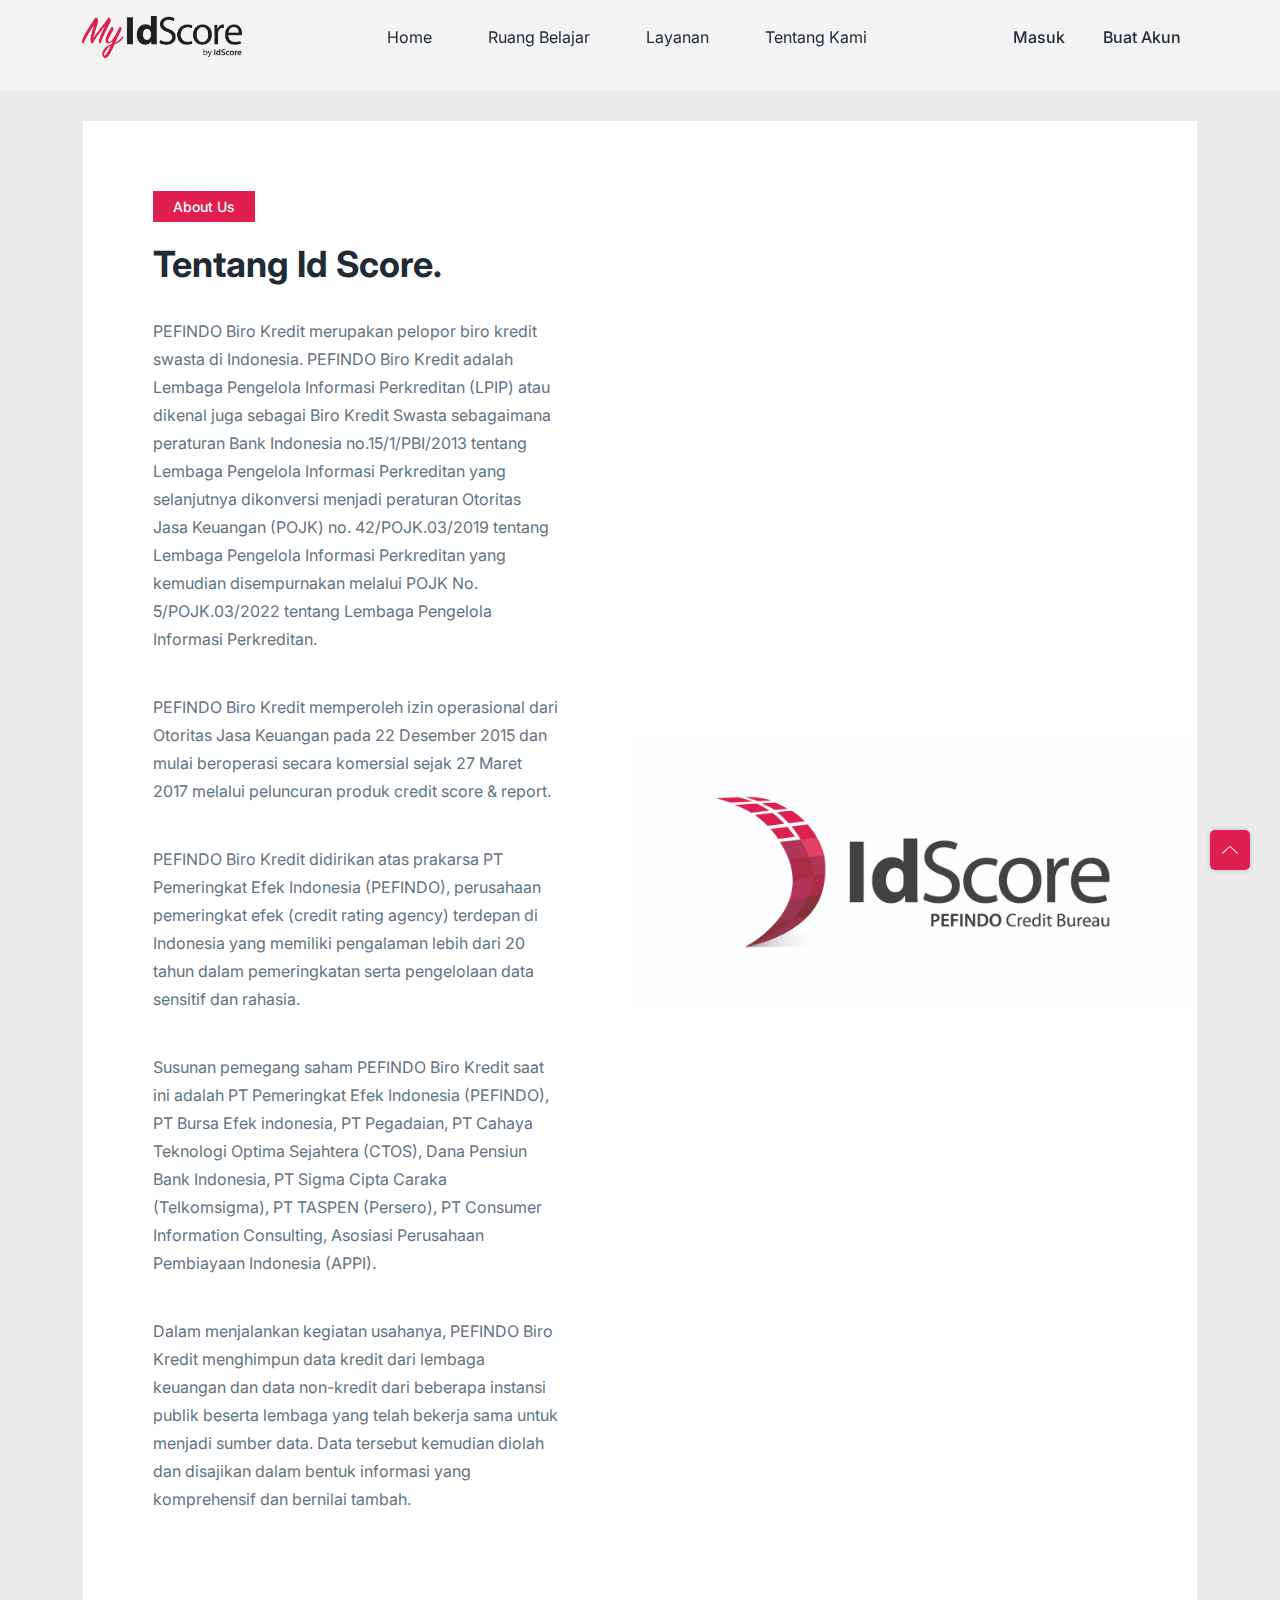
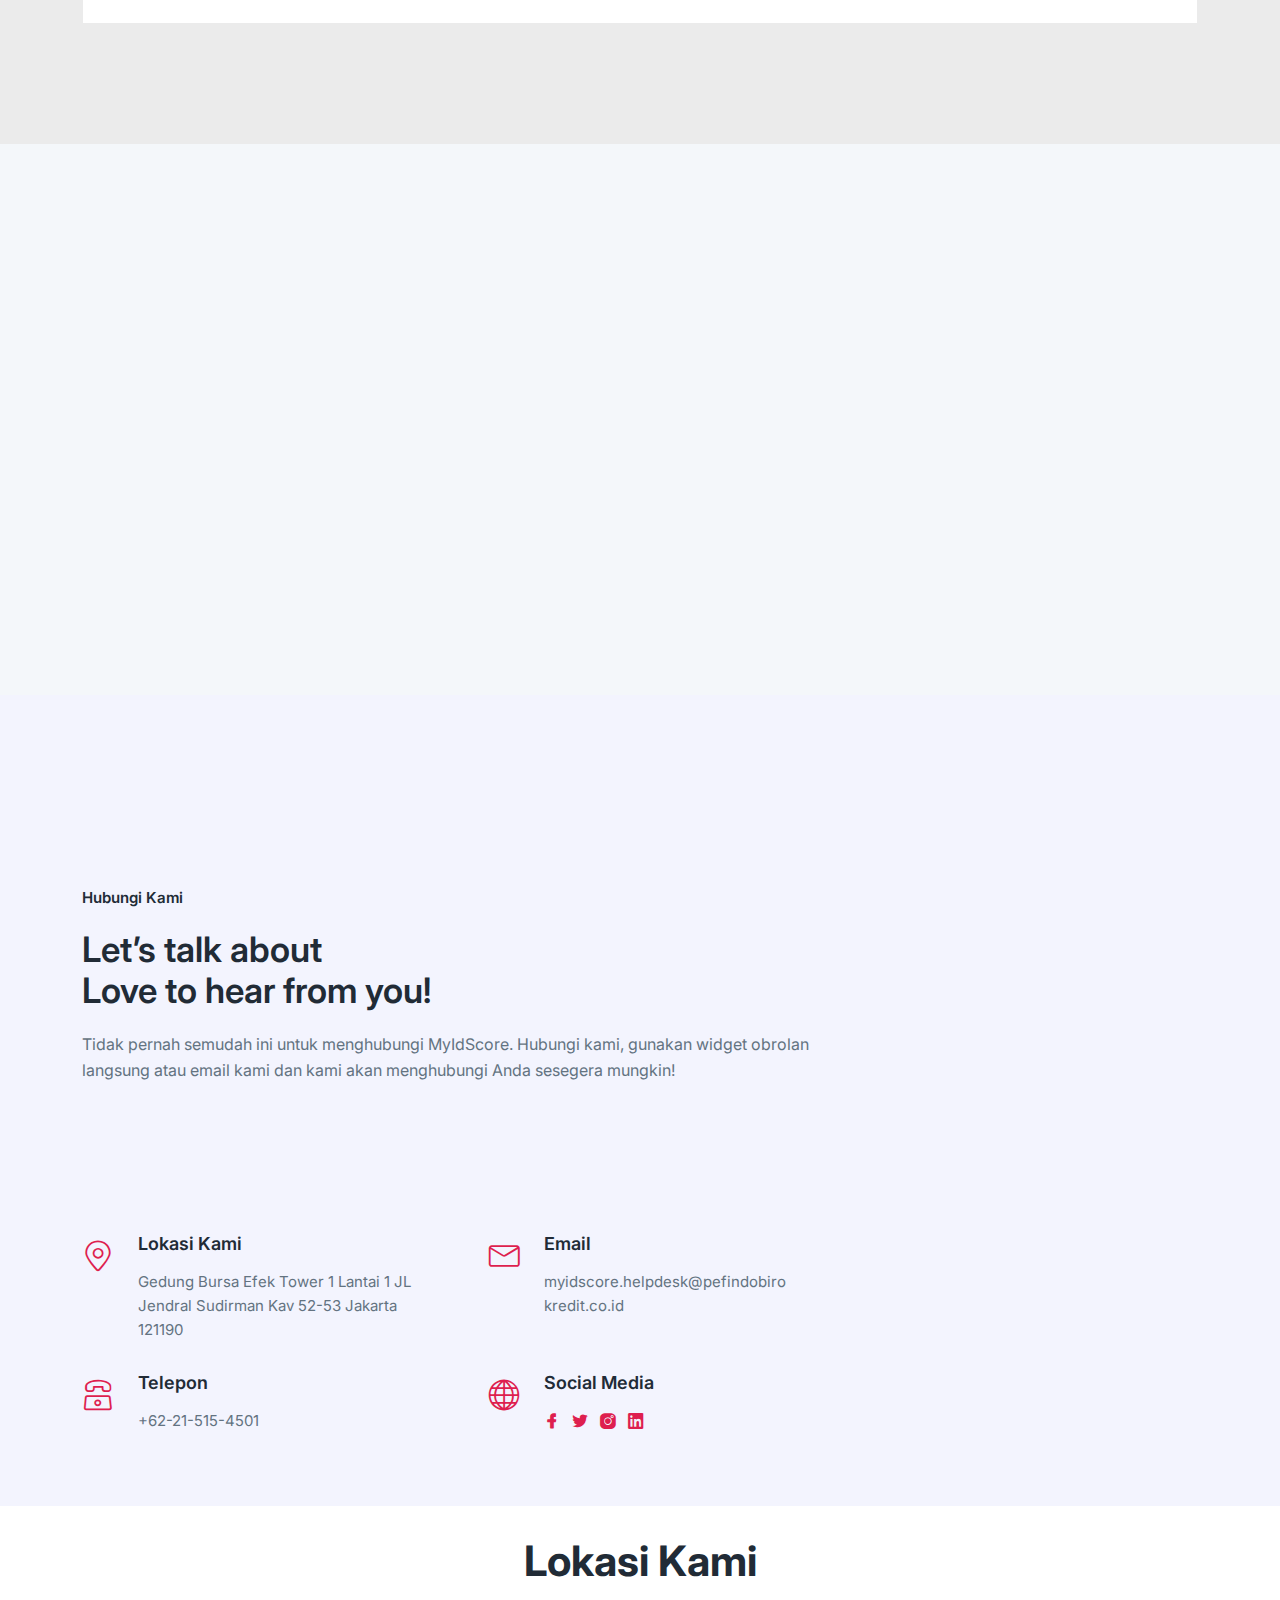
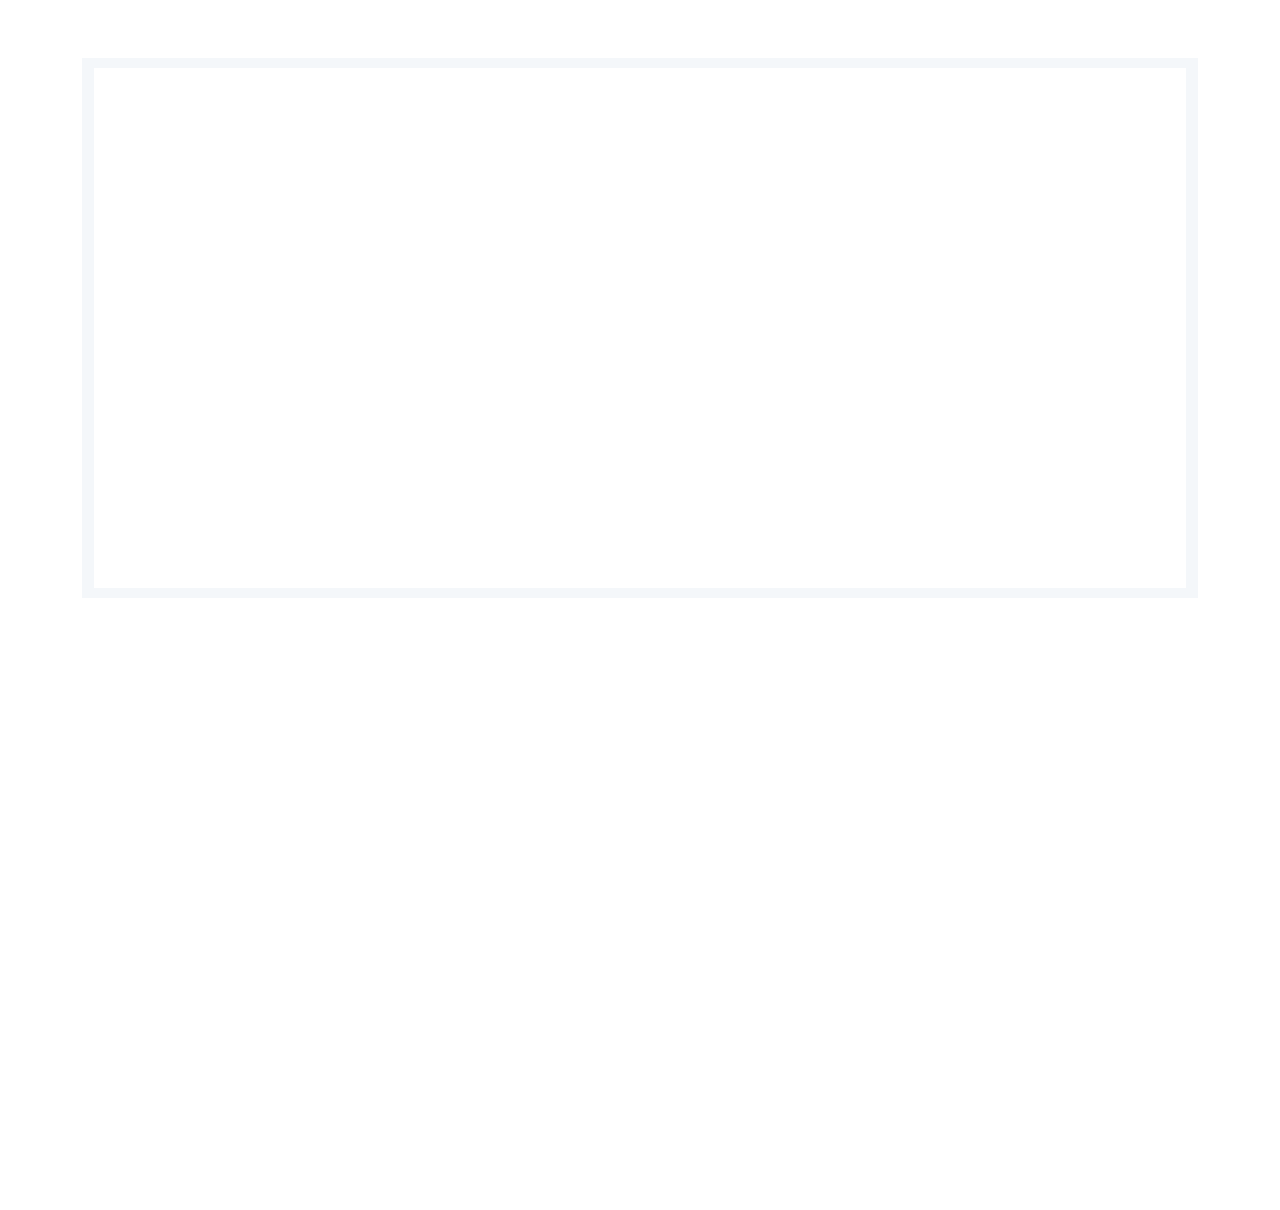
<file: about.html>
<!DOCTYPE html>
<html lang="en">
  <head>
    <meta charset="UTF-8" />
    <meta http-equiv="X-UA-Compatible" content="IE=edge" />
    <meta name="viewport" content="width=device-width, initial-scale=1.0" />
    <title>Tentang Kami MyIdScore | PT Pefindo Biro Kredit</title>

    <!-- Primary Meta Tags -->

    <!--====== Favicon Icon ======-->
    <link
      rel="shortcut icon"
      href="assets/images/faviconidscore.jpeg"
      type="image/svg"
    />

    <!-- ===== All CSS files ===== -->
    <link rel="stylesheet" href="assets/css/bootstrap.min.css" />
    <link rel="stylesheet" href="assets/css/animate.css" />
    <link rel="stylesheet" href="assets/css/lineicons.css" />
    <link rel="stylesheet" href="assets/css/ud-styles.css" />
    <link rel="stylesheet" href="assets/css/glightbox.min.css" />
  </head>
  <body>
    <!-- ====== Header Start ====== -->
    <header class="ud-header">
      <div class="container">
        <div class="row">
          <div class="col-lg-12">
            <nav class="navbar navbar-expand-lg">
              <a class="navbar-brand" href="index.html">
                <img src="assets/images/logo/sample_logo_myidscore.png" alt="Logo" />
              </a>
              <button class="navbar-toggler">
                <span class="toggler-icon"> </span>
                <span class="toggler-icon"> </span>
                <span class="toggler-icon"> </span>
              </button>

              <div class="navbar-collapse">
                <ul id="nav" class="navbar-nav mx-auto">
                  <li class="nav-item">
                    <a class="ud-menu-link" href="index.html">Home</a>
                  </li>
                  <li class="nav-item">
                    <a class="ud-menu-link" href="blog.html">Ruang Belajar</a>
                  </li>
                  <li class="nav-item">
                    <a class="ud-menu-scroll" href="pricing.html">Layanan</a>
                  </li>
                  <li class="nav-item">
                    <a class="ud-menu-scroll" href="about.html">Tentang Kami</a>
                  </li>
                </ul>
              </div>

              <div class="navbar-btn d-none d-sm-inline-block">
                <a href="login.html" class="ud-main-btn ud-login-btn">
                  Masuk
                </a>
                <a class="ud-main-btn ud-white-btn" href="register.html">
                  Buat Akun
                </a>
              </div>
            </nav>
          </div>
        </div>
      </div>
    </header>
    <!-- ====== Header End ====== -->
    <!-- ====== Banner Start ====== -->
    <!-- <section class="ud-page-banner">
      <div class="container">
        <div class="row">
          <div class="col-lg-12">
            <div class="ud-banner-content">
              <h1>About Page</h1>
            </div>
          </div>
        </div>
      </div>
    </section> -->
    <!-- ====== Banner End ====== -->

    <!-- ====== About Start ====== -->
    <section id="about" class="ud-about">
      <div class="container">
        <div class="ud-about-wrapper wow fadeInUp" data-wow-delay=".2s">
          <div class="ud-about-content-wrapper">
            <div class="ud-about-content">
              <span class="tag">About Us</span>
              <h2>Tentang Id Score.</h2>
              <p>
                PEFINDO Biro Kredit merupakan pelopor biro kredit swasta di Indonesia.
                 PEFINDO Biro Kredit adalah Lembaga Pengelola Informasi Perkreditan (LPIP) 
                 atau dikenal juga sebagai Biro Kredit Swasta sebagaimana peraturan Bank Indonesia 
                 no.15/1/PBI/2013 tentang Lembaga Pengelola Informasi Perkreditan yang selanjutnya dikonversi 
                 menjadi peraturan Otoritas Jasa Keuangan (POJK) no. 42/POJK.03/2019 tentang Lembaga Pengelola 
                 Informasi Perkreditan yang kemudian disempurnakan melalui POJK No. 5/POJK.03/2022 tentang Lembaga 
                 Pengelola Informasi Perkreditan. 

              </p>

              <p>
                PEFINDO Biro Kredit memperoleh izin operasional dari Otoritas 
                Jasa Keuangan pada 22 Desember 2015 dan mulai beroperasi secara komersial 
                sejak 27 Maret 2017 melalui peluncuran produk credit score & report.
              </p>
              <p>
                PEFINDO Biro Kredit didirikan atas prakarsa PT Pemeringkat Efek Indonesia (PEFINDO), 
                perusahaan pemeringkat efek (credit rating agency) terdepan di Indonesia yang memiliki 
                pengalaman lebih dari 20 tahun dalam pemeringkatan serta pengelolaan data sensitif dan rahasia. 
              </p>
              <p>
                Susunan pemegang saham PEFINDO Biro Kredit saat ini adalah PT Pemeringkat Efek Indonesia (PEFINDO), 
                PT Bursa Efek indonesia, PT Pegadaian,  PT Cahaya Teknologi Optima Sejahtera (CTOS), 
                Dana Pensiun Bank Indonesia, PT Sigma Cipta Caraka (Telkomsigma), PT TASPEN (Persero), 
                PT Consumer Information Consulting, Asosiasi Perusahaan Pembiayaan Indonesia (APPI).
              </p>
              <p>
                Dalam menjalankan kegiatan usahanya, PEFINDO Biro Kredit menghimpun data kredit dari 
                lembaga keuangan dan data non-kredit dari beberapa instansi publik beserta lembaga yang 
                telah bekerja sama untuk menjadi sumber data. Data tersebut kemudian diolah dan disajikan 
                dalam bentuk informasi yang komprehensif dan bernilai tambah.
              </p>
            </div>
          </div>
          <div class="ud-about-image">
            <img src="assets/images/about/logo-idscore.png" alt="about-image" />
          </div>
        </div>
      </div>
    </section>
    <!-- ====== About End ====== -->
    <!-- Start About Us Area -->
    <section id="MyIdScore" class="about-us section">
      <div class="container">
          <div class="row align-items-center">
              <div class="col-lg-7 col-12">
                  <div class="about-left">
                      <div class="section-title align-left">
                          <span class="wow fadeInDown" data-wow-delay=".2s">Product</span>
                          <h2 class="wow fadeInUp" data-wow-delay=".4s">Tentang MyIdScore</h2>
                          <p class="wow fadeInUp" data-wow-delay=".6s">
                            MyIdScore adalah produk dari PEFINDO Biro Kredit dengan layanan informasi 
                            terpercaya untuk membantu masyarakat Indonesia membuat keputusan finansial yang cerdas, 
                            tepat, tanpa ragu dan mengetahui informasi profil, karakter, tingkat kelayakan kredit debitur.</p>
                          <p class="wow fadeInUp" data-wow-delay=".8s">
                            MyIdScore didukung oleh tenaga profesional dan berpengalaman dibidang finansial, dan teknologi. 
                            MyIdscore didukung oleh sejumlah mitra terbaik dan lembaga Otoritas Jasa Keuangan (OJK) sehingga 
                            layanan kami terpercaya di Indonesia.</p>
                          <!-- <div class="author wow fadeInUp" data-wow-delay="1s">
                              <img src="assets/images/about/author.png" alt="#">
                              <!-- <div class="content">
                                  <h5>MAX SCOFILD, <a href="#">@Google</a></h5>
                              </div> -->
                          <!-- </div> --> 
                      </div>
                  </div>
              </div>
              <div class="col-lg-5 col-12">
                  <div class="about-right wow fadeInRight" data-wow-delay=".4s">
                      <img src="assets/images/about/sample_logo_myidscore.png" alt="#">
                  </div>
              </div>
          </div>
      </div>
  </section>
  <!-- /End About Us Area -->
   <!-- ====== Contact Start ====== -->
   <section id="contact" class="ud-contact">
    <div class="container">
      <div class="row align-items-center">
        <div class="col-xl-8 col-lg-7 col-md-4">
          <div class="ud-contact-content-wrapper">
            <div class="ud-contact-title">
              <span>Hubungi Kami</span>
              <h2>
                Let’s talk about <br />
                Love to hear from you!
              </h2>
              <p>
                Tidak pernah semudah ini untuk menghubungi MyIdScore. Hubungi kami,
                gunakan widget obrolan langsung atau email kami dan kami akan menghubungi Anda sesegera mungkin!
              </p>
            </div>
            <div class="ud-contact-info-wrapper">
              <div class="ud-single-info">
                <div class="ud-info-icon">
                  <i class="lni lni-map-marker"></i>
                </div>
                <div class="ud-info-meta">
                  <h5>Lokasi Kami</h5>
                  <p>Gedung Bursa Efek Tower 1 Lantai 1 JL Jendral Sudirman Kav 52-53 Jakarta 121190</p>
                </div>
              </div>
              <div class="ud-single-info">
                <div class="ud-info-icon">
                  <i class="lni lni-envelope"></i>
                </div>
                <div class="ud-info-meta">
                  <h5>Email</h5>
                  <p>myidscore.helpdesk@pefindobiro kredit.co.id</p>
                </div>
              </div>
              <div class="ud-single-info">
                <div class="ud-info-icon">
                  <i class="lni lni-phone-set"></i>
                </div>
                <div class="ud-info-meta">
                  <h5>Telepon</h5>
                  <p>+62-21-515-4501</p>
                </div>
              </div>
              <div class="ud-single-info">
                <div class="ud-info-icon">
                  <i class="lni lni-world"></i>
                </div>
                <div class="ud-info-meta">
                  <h5>Social Media</h5>
                  <ul class="ud-info-socials">
                    <li>
                      <a href="https://www.facebook.com/IdScore/">
                        <i class="lni lni-facebook-filled"></i>
                      </a>
                    </li>
                    <li>
                      <a href="https://twitter.com/idscore_ind">
                        <i class="lni lni-twitter-filled"></i>
                      </a>
                    </li>
                    <li>
                      <a href="https://www.instagram.com/idscore.id">
                        <i class="lni lni-instagram-filled"></i>
                      </a>
                    </li>
                    <li>
                      <a href="https://www.linkedin.com/company/idscore">
                        <i class="lni lni-linkedin-original"></i>
                      </a>
                    </li>
                  </ul>
                </div>
              </div>
            </div>
          </div>
        </div>
        <div class="col-xl-4 col-lg-5">
          <div
            class="ud-contact-form-wrapper wow fadeInUp"
            data-wow-delay=".2s"
          >
            <h3 class="ud-contact-form-title">Kirim Kami Pesan</h3>
            <form class="ud-contact-form">
              <div class="ud-form-group">
                <label for="fullName">Full Name*</label>
                <input
                  type="text"
                  name="fullName"
                  placeholder="Your Name"
                />
              </div>
              <div class="ud-form-group">
                <label for="email">Email*</label>
                <input
                  type="email"
                  name="email"
                  placeholder="example@yourmail.com"
                />
              </div>
              <div class="ud-form-group">
                <label for="phone">Phone*</label>
                <input
                  type="number"
                  name="phone"
                  placeholder="+625 1254 5211 552"
                />
              </div>
              <div class="ud-form-group">
                  <label for="add-select">Keperluan*</label>
                  <select id="form-select" class="form-select" name="Keperluan">
                    <option disabled selected value>-Pilih Kategori-</option>
                    <option>Akun</option>
                    <option>Pembayaran</option>
                    <option>Verifikasi</option>
                    <option>Report</option>
                  </select>
                </div>
              <div class="ud-form-group">
                <label for="message">Message*</label>
                <textarea
                  name="message"
                  rows="1"
                  placeholder="Masukan Pesan Kamu"
                ></textarea>
              </div>
              <div class="ud-form-group mb-1000">
                <button type="submit" class="ud-main-btn">
                  Send Message
                </button>
              </div>
            </form>
          </div>
        </div>
      </div>
      <div class="container">
        <div class="ud-section-title mx-auto text-center">
          <h2>Lokasi Kami</h2>
        </div>
    </div>
          <!-- Start Google-map Area -->
    <div class="map-section">
      <div class="container">
          <div class="row">
              <div class="col-12">
                  <div class="mapouter">
                      <div class="gmap_canvas"><iframe width="100%" height="500" id="gmap_canvas"
                              src="https://maps.google.com/maps?q=PT%20Pefindo%20Biro%20Kredit%20Gedung%20Bursa%20Efek%20Indonesia%20Tower%20I%20Lantai%201,%20RT.5/RW.3,%20Senayan,%20Kec.%20Kby.%20Baru,%20Kota%20Jakarta%20Selatan,%20Daerah%20Khusus%20Ibukota%20Jakarta%2012190&t=&z=13&ie=UTF8&iwloc=&output=embed" 
                              frameborder="0" scrolling="no" marginheight="0" marginwidth="0"></iframe>
                      </div>
                  </div>
              </div>
          </div>
      </div>
  </div>
  </div>
  </section>
  <!-- ====== Contact End ====== -->
   <!-- ====== Footer Start ====== -->
   <footer class="ud-footer wow fadeInUp" data-wow-delay=".15s">
    <div class="shape shape-1">
      <img src="assets/images/footer/shape-1.svg" alt="shape" />
    </div>
  <div class="shape shape-2">
    <img src="assets/images/footer/shape-2.svg" alt="shape" />
  </div>
  <div class="shape shape-3">
    <img src="assets/images/footer/shape-3.svg" alt="shape" />
  </div>
  <div class="ud-footer-widgets">
    <div class="container">
      <div class="row">
        <div class="col-xl-3 col-lg-4 col-md-6">
          <div class="ud-widget">
            <a href="index.html" class="ud-footer-logo">
              <img src="assets/images/logo/sample_logo_myidscore.png" alt="logo" />
            </a>
            <p class="ud-widget-desc">
              Platform Credit Score yang menggabungkan data kredit dan data non-kredit.
            </p>
            <ul class="ud-widget-socials">
              <li>
                <a href="https://www.facebook.com/IdScore/">
                  <i class="lni lni-facebook-filled"></i>
                </a>
              </li>
              <li>
                <a href="https://twitter.com/idscore_ind">
                  <i class="lni lni-twitter-filled"></i>
                </a>
              </li>
              <li>
                <a href="https://www.instagram.com/idscore.id/">
                  <i class="lni lni-instagram-filled"></i>
                </a>
              </li>
              <li>
                <a href="https://www.linkedin.com/company/idscore">
                  <i class="lni lni-linkedin-original"></i>
                </a>
              </li>
            </ul>
          </div>
        </div>
  
        <div class="col-xl-3 col-lg-2 col-md-6 col-sm-6">
          <div class="ud-widget">
            <h5 class="ud-widget-title">Ruang Belajar</h5>
            <ul class="ud-widget-links">
              <li>
                <a class ="ud-main-scroll" href="#features">Apa Itu MyIdScore</a>
              </li>
              <li>
                <a class ="ud-main-scroll" href="#Service">Manfaat MyIdScore</a>
              </li>
              <li>
                <a class ="ud-main-link" href="blog.html#TelcoScore">Apa itu TelcoScore</a>
              </li>
              <li>
                <a class ="ud-main-scroll" href="#faq">FAQ</a>
              </li>
            </ul>
          </div>
        </div>
        <div class="col-xl-3 col-lg-3 col-md-6 col-sm-6">
          <div class="ud-widget">
            <h5 class="ud-widget-title">Tentang Kami</h5>
            <ul class="ud-widget-links">
              <li>
                <a href="about.html">Tentang IdScore</a>
              </li>
              <li>
                <a href="about.html#MyIdScore">Tentang MyIdScore</a>
              </li>
              <li>
                <a href="contact.html">Hubungi Kami</a>
              </li>
            </ul>
          </div>
        </div>
        <div class="col-xl-3 col-lg-3 col-md-6 col-sm-6">
          <div class="ud-widget">
            <h5 class="ud-widget-title">Terdaftar dan diawasi oleh</h5>
            <ul class="ud-widget-brands">
              <li>
                <a
                  href="https://ojk.go.id/"
                  rel="nofollow noopner"
                  target="_blank"
                >
                  <img 
                    src="assets/images/footer/brands/OJK logo big.svg"
                    alt="OJK"
                  />
                </a>
              </li>
            </ul>
          </div>
        </div>
      </div>
    </div>
  </div>
  <div class="ud-footer-bottom">
    <div class="container">
      <div class="row">
        <div class="col-md-8">
          <ul class="ud-footer-bottom-left">
            <li>
              <a href="javascript:void(0)">Copyright MyIdScore All Right Reseved</a>
            </li>
          </ul>
        </div>
        <div class="col-md-4">
          <p class="ud-footer-bottom-right">
            Designed and Developed by
            <a href="https://idscore.id" rel="nofollow">PT PEFINDO Biro Kredit</a>
          </p>
        </div>
      </div>
    </div>
  </div>
  </footer>
<!-- ====== Footer End ====== -->

    <!-- ====== Back To Top Start ====== -->
    <a href="javascript:void(0)" class="back-to-top">
      <i class="lni lni-chevron-up"> </i>
    </a>
    <!-- ====== Back To Top End ====== -->

    <!-- ====== All Javascript Files ====== -->
    <script src="assets/js/bootstrap.bundle.min.js"></script>
    <script src="assets/js/wow.min.js"></script>
    <script src="assets/js/main.js"></script>
  </body>
</html>
</file>
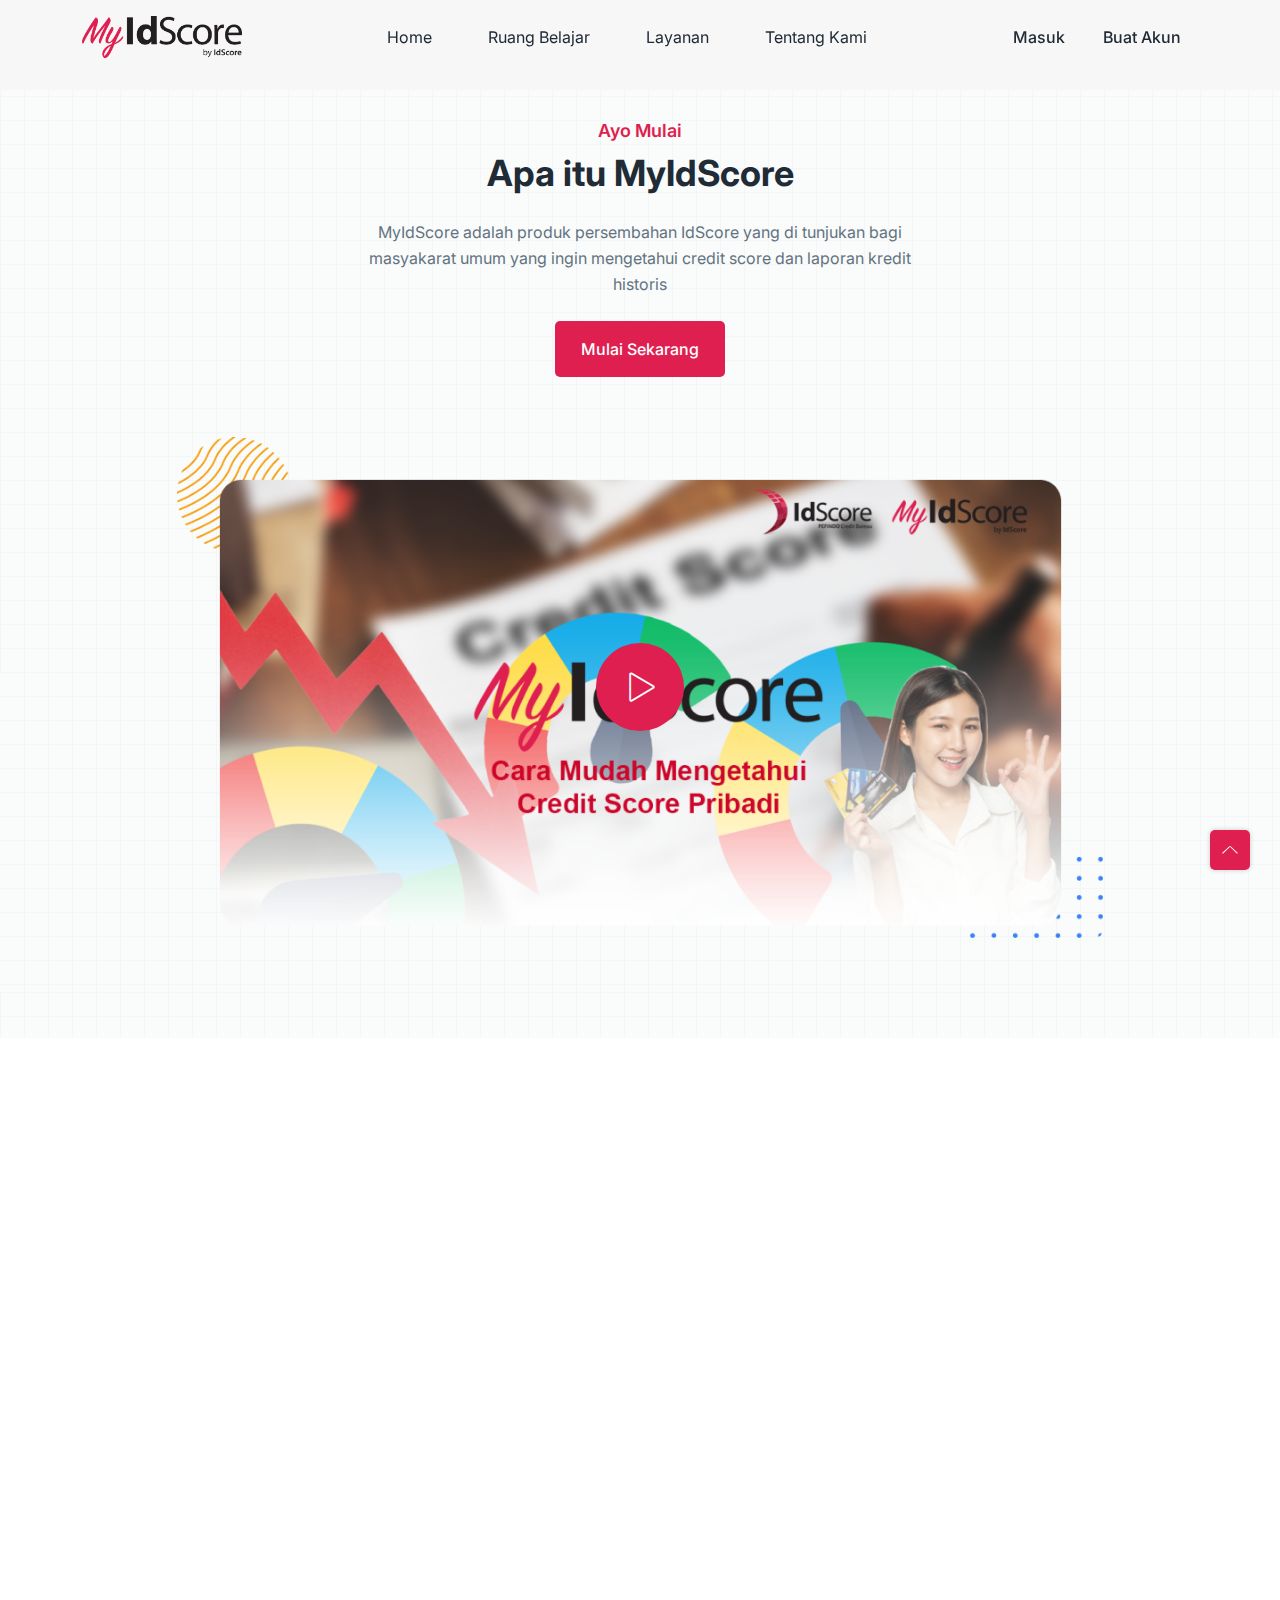
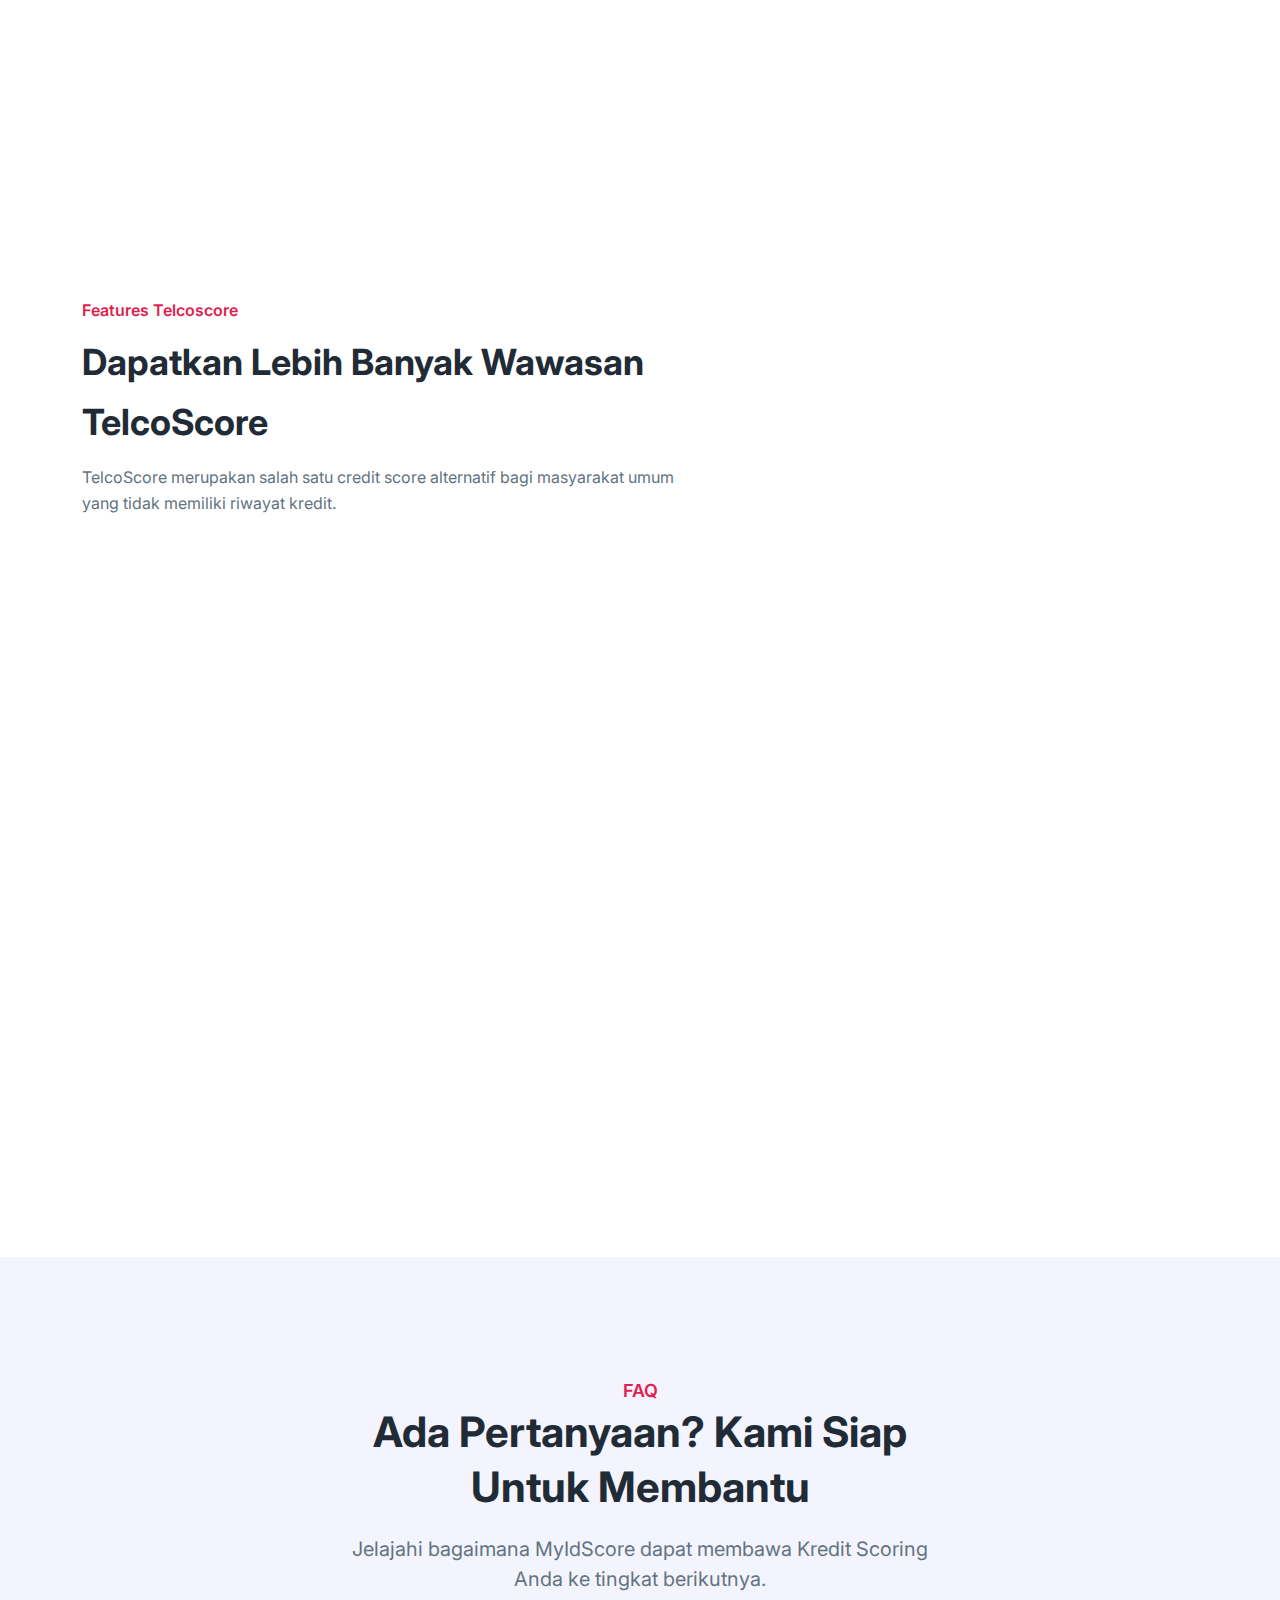
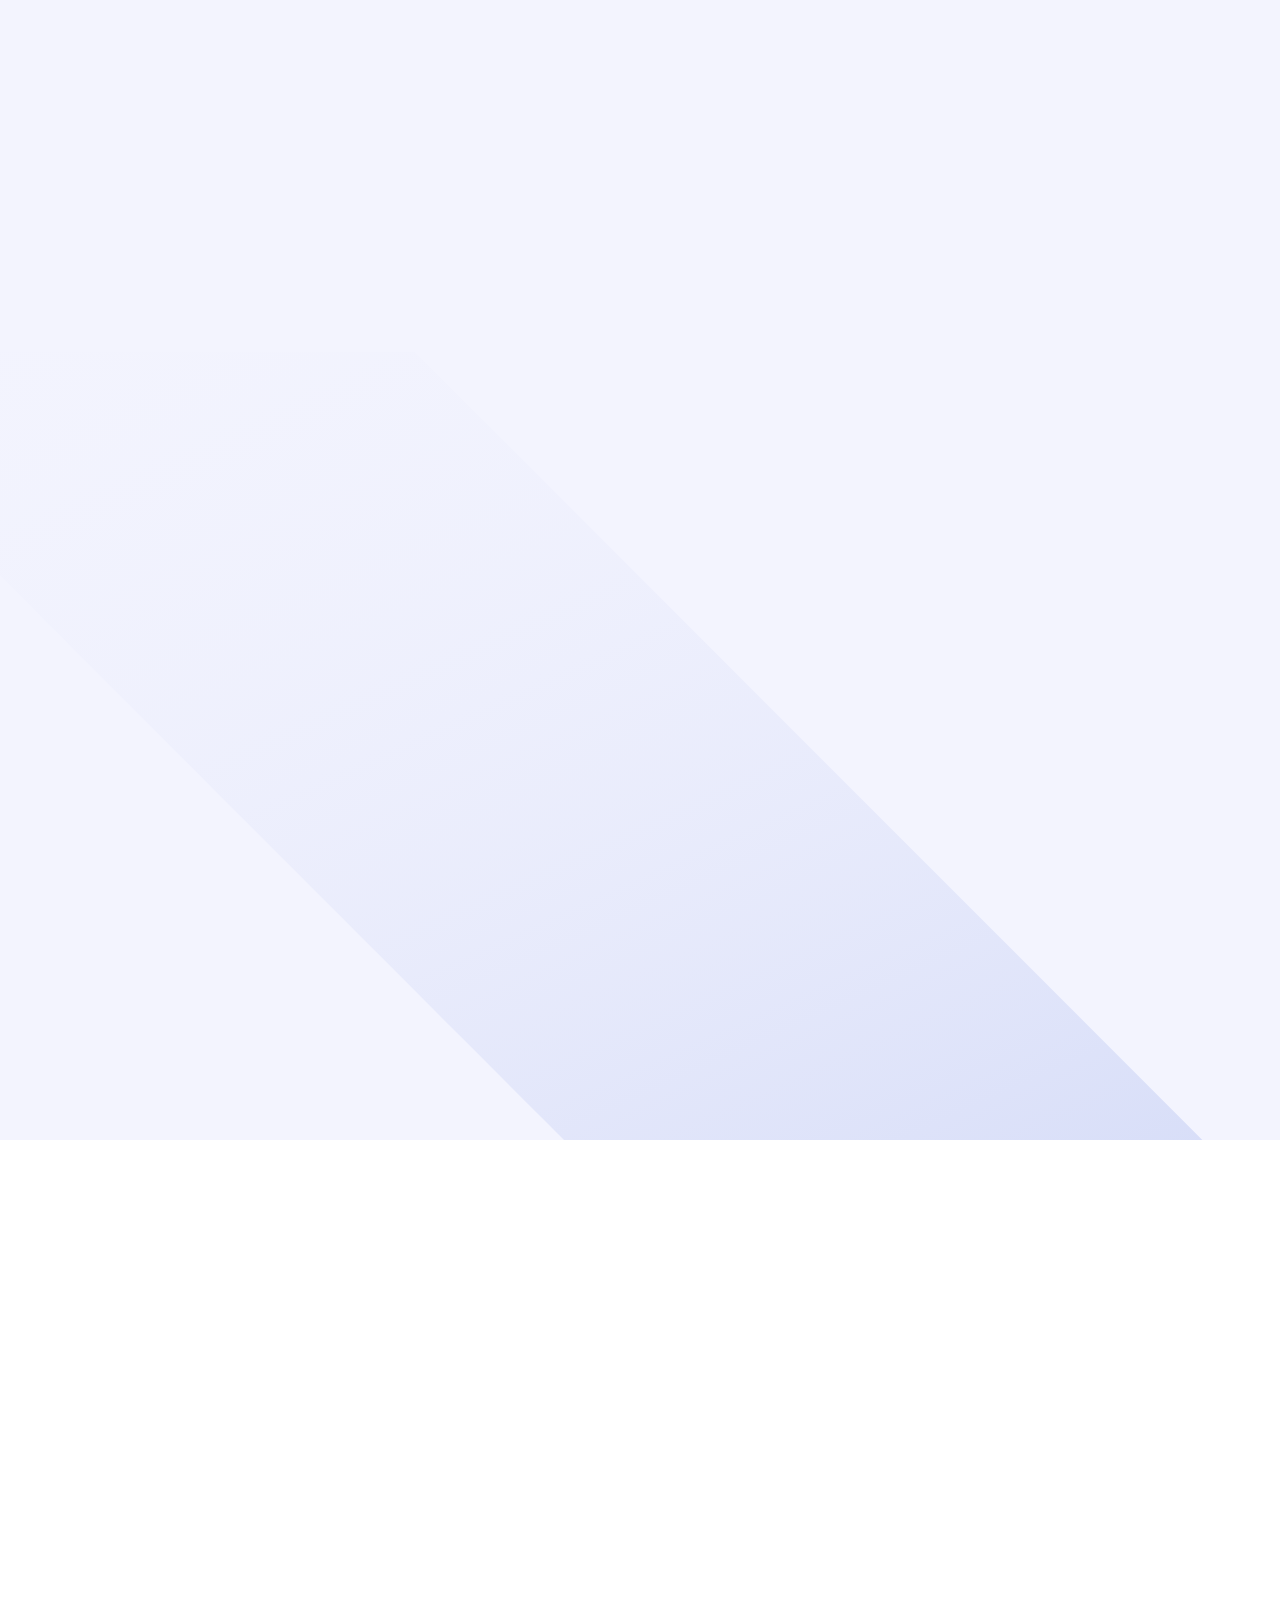
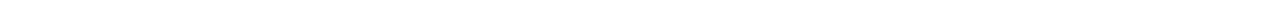
<file: blog.html>
<!DOCTYPE html>
<html lang="en">
  <head>
    <meta charset="UTF-8" />
    <meta http-equiv="X-UA-Compatible" content="IE=edge" />
    <meta name="viewport" content="width=device-width, initial-scale=1.0" />
    <title>Ruang Belajar MyIdScore | PT Pefindo Biro Kredit</title>

    <!-- Primary Meta Tags -->

    <!--====== Favicon Icon ======-->
    <link
      rel="shortcut icon"
      href="assets/images/faviconidscore.jpeg"
      type="image/svg"
    />

    <!-- ===== All CSS files ===== -->
    <link rel="stylesheet" href="assets/css/bootstrap.min.css" />
    <link rel="stylesheet" href="assets/css/animate.css" />
    <link rel="stylesheet" href="assets/css/lineicons.css" />
    <link rel="stylesheet" href="assets/css/ud-styles.css" />
    <link rel="stylesheet" href="assets/css/glightbox.min.css" />
  </head>
  <body>
    <!-- ====== Header Start ====== -->
    <header class="ud-header">
      <div class="container">
        <div class="row">
          <div class="col-lg-12">
            <nav class="navbar navbar-expand-lg">
              <a class="navbar-brand" href="index.html">
                <img src="assets/images/logo/sample_logo_myidscore.png" alt="Logo" />
              </a>
              <button class="navbar-toggler">
                <span class="toggler-icon"> </span>
                <span class="toggler-icon"> </span>
                <span class="toggler-icon"> </span>
              </button>

              <div class="navbar-collapse">
                <ul id="nav" class="navbar-nav mx-auto">
                  <li class="nav-item">
                    <a class="ud-submenu-link" href="index.html">Home</a>
                  </li>
                  <li class="nav-item">
                    <a class="ud-menu-scroll" href="#about">Ruang Belajar</a>
                  </li>
                  <li class="nav-item">
                    <a class="ud-submenu-link" href="pricing.html">Layanan</a>
                  </li>
                  <li class="nav-item">
                    <a class="ud-submenu-link" href="about.html">Tentang Kami</a>
                  </li>
                </ul>
              </div>

              <div class="navbar-btn d-none d-sm-inline-block">
                <a href="login.html" class="ud-main-btn ud-login-btn">
                  Masuk
                </a>
                <a class="ud-main-btn ud-white-btn" href="register.html">
                  Buat Akun
                </a>
              </div>
            </nav>
          </div>
        </div>
      </div>
    </header>
    <!-- ====== Header End ====== -->
    <!-- ====== Banner Start ====== -->
    <!-- <section class="ud-page-banner">
      <div class="container">
        <div class="row">
          <div class="col-lg-12">
            <div class="ud-banner-content">
              <h1>Blog Page</h1>
            </div>
          </div>
        </div>
      </div>
    </section> -->
    <!-- ====== Banner End ====== -->
    <!--====== VIDEO ONE PART START ======-->
<section id="video-area"class="video-area video-one">
  <div class="container">
     <div class="row justify-content-center">
        <div class="col-lg-6 col-md-10">
           <div class="video-title text-center">
              <h5>Ayo Mulai</h5>
              <h2>Apa itu MyIdScore</h2>
              <p class="text-lg">
                MyIdScore adalah produk persembahan IdScore yang di tunjukan bagi 
                masyakarat umum yang ingin mengetahui credit score dan laporan kredit historis
              </p>
              <a href="register.html" class="ud-main-btn">Mulai Sekarang</a>
           </div>
           <!-- video title -->
        </div>
     </div>
     <!-- row -->
     <div class="row justify-content-center">
        <div class="col-lg-10">
           <div class="video-content text-center">
              <img src="assets/images/videoidscore/VideoIdScore.png" alt="Video" />
              <a class="video-popup glightbox" href="https://www.youtube.com/watch?v=wRyeWyy5sTI&ab_channel=IdScoreIndonesia">
              <i class="lni lni-play"></i>
              </a>
           </div>
        </div>
     </div>
     <!-- row -->
  </div>
  <!-- container -->
</section>
<!--====== VIDEO ONE PART ENDS ======-->
 <!-- Start About Area -->
 <section id ="video_service"class="service section">
  <div class="container">
      <div class="row align-items-center">
          <div class="col-lg-6 col-12">
              <div class="image wow fadeInLeft" data-wow-delay=".2s">
                  <img src="assets/images/about/manfaat-myidscore.png" alt="#">
              </div>
          </div>
          <div class="col-lg-6 col-12">
              <div class="content wow fadeInRight" data-wow-delay=".4s">
                  <h4>Manfaat Menggunakan MyIdScore</h4>
                  <h2>Informasi yang Mudah Dipahami dalam Satu Laporan</h2>
                  <p>MyIdScore dapat digunakan untuk mengukur seberapa layak Sobat idScore mendapat kredit, reputasi keuangan dan akurasi data perkreditan serta mengetahui profil risiko Sobat IdScore di mata Lembaga Keuangan.</p>
                  <p>MyIdScore di persembahkan oleh PEFINDO Biro Kredit</p>                            <div class="list">
                      <div class="single-list">
                          <div class="list-icon">
                              <i class="lni lni-checkmark"></i>
                          </div>
                          <h4>Historis Perkreditan</h4>
                          <p>Riwayat Kreditur anda akan terekam dengan sempurna.</p>
                      </div>
                      <div class="single-list">
                          <div class="list-icon">
                              <i class="lni lni-checkmark"></i>
                          </div>
                          <h4>Skor Kredit</h4>
                          <p>Mengetahui Cerminan atas hasil perjalanan kredit and.</p>
                      </div>
                      <div class="single-list">
                          <div class="list-icon">
                              <i class="lni lni-checkmark"></i>
                          </div>
                          <h4>Fasilitas Pengajuan Pinjaman</h4>
                          <p>Skor Kredit sebagai informasi pendahuluan sebelum pengajuan fasilitas kredit.</p>
                      </div>
                  </div>
              </div>
          </div>
      </div>
  </div>
</section>
<!-- End Service Area -->
 <!-- Start Feature Telcoscore -->
 <section id ="TelcoScore" class="ud-TelcoScore">
  <div class="container">
    <div class="row">
      <div class="col-lg-12">
        <div class="ud-TelcoScore-title">
          <span>Features Telcoscore</span>
          <h2>Dapatkan Lebih Banyak Wawasan TelcoScore</h2>
          <p>
            TelcoScore merupakan salah satu credit score alternatif bagi masyarakat umum yang tidak memiliki riwayat kredit.
          </p>
        </div>
      </div>
    </div>
  </div>
</section>
    <!-- Start Features Area -->
    <section class="freatures section bg-white">
      <div class="container">
          <div class="row align-items-center">
              <div class="col-lg-6 col-12">
                  <div class="image wow fadeInLeft" data-wow-delay=".3s">
                      <img src="assets/images/about/about-telcoscore.png" alt="#">
                  </div>
              </div>
              <div class="col-lg-6 col-12">
                  <div class="content">
                      <h3 class="heading wow fadeInUp" data-wow-delay=".5s"><span>TelcoScore</span> Solusi bagi Sobat yang Tidak memiliki Riwayat Kredit</h3>
                      <!-- Start Single Feature -->
                      <div class="single-feature wow fadeInUp" data-wow-delay=".6s">
                          <div class="f-icon">
                              <i class="lni lni-dashboard"></i>
                          </div>
                          <h4>Big Data dari perusahaan telekomunikasi </h4>
                          <p>TelcoScore didasari atas analisa big data dari penggunaan jasa perusahaan telekomunikasi.</p>
                      </div>
                      <!-- End Single Feature -->
                      <!-- Start Single Feature -->
                      <div class="single-feature wow fadeInUp" data-wow-delay=".7s">
                          <div class="f-icon">
                              <i class="lni lni-pencil-alt"></i>
                          </div>
                          <h4>Pengajuan Pinjaman</h4>
                          <p>TelcoScore sebagai informasi pendahuluan sebelum pengajuan fasilitas kredit pertama Sobat.
                          </p>
                      </div>
                      <!-- End Single Feature -->
                      <!-- Start Single Feature -->
                      <div class="single-feature wow fadeInUp" data-wow-delay="0.8s">
                          <div class="f-icon">
                              <i class="lni lni-vector"></i>
                          </div>
                          <h4>Tambah Wawasan Skor</h4>
                          <p>TelcoScore menjadi informasi tambahan dari report IdScore sobat.</p>
                      </div>
                      <!-- End Single Feature -->
                  </div>
              </div>
          </div>
      </div>
  </section>
  <!-- End Features Area -->
<!-- /End Feature Telcoscore -->
 <!-- ====== FAQ Start ====== -->
 <section id="faq" class="ud-faq">
  <div class="shape">
    <img src="assets/images/faq/shape.svg" alt="shape" />
  </div>
  <div class="container">
    <div class="row">
      <div class="col-lg-12">
        <div class="ud-section-title text-center mx-auto">
          <span>FAQ</span>
          <h2>Ada Pertanyaan? Kami Siap untuk Membantu</h2>
          <p>
            Jelajahi bagaimana MyIdScore dapat membawa Kredit Scoring Anda ke tingkat berikutnya.
          </p>
        </div>
      </div>
    </div>
    <div class="row">
      <div class="col-lg-6">
        <div class="ud-single-faq wow fadeInUp" data-wow-delay=".1s">
          <div class="accordion">
            <button
              class="ud-faq-btn collapsed"
              data-bs-toggle="collapse"
              data-bs-target="#collapseOne"
            >
              <span class="icon flex-shrink-0">
                <i class="lni lni-chevron-down"></i>
              </span>
              <span>Apa itu Credit Report?</span>
            </button>
            <div id="collapseOne" class="accordion-collapse collapse">
              <div class="ud-faq-body">
                Credit Report adalah laporan dan rincian kredit seseorang yang berisi informasi fasilitas pinjaman, 
            riwayat pembayaran dan status pembayaran pinjaman dari individu di Lembaga Keuangan.
              </div>
            </div>
          </div>
        </div>
        <div class="ud-single-faq wow fadeInUp" data-wow-delay=".15s">
          <div class="accordion">
            <button
              class="ud-faq-btn collapsed"
              data-bs-toggle="collapse"
              data-bs-target="#collapseTwo"
            >
              <span class="icon flex-shrink-0">
                <i class="lni lni-chevron-down"></i>
              </span>
              <span>Apa itu Credit Score?</span>
            </button>
            <div id="collapseTwo" class="accordion-collapse collapse">
              <div class="ud-faq-body">
                Credit Score adalah sistem yang digunakan oleh bank atau lembaga pembiayaan lainnya untuk 
            menilai dan menentukan kelayakan kredit seseorang. Dalam menilai Credit Score dilihat berbagai faktor, 
            seperti data pinjaman, riwayat akun kredit, siklus pembayaran kredit, dan faktor kualitatif lainnya.
              </div>
            </div>
          </div>
        </div>
        <div class="ud-single-faq wow fadeInUp" data-wow-delay=".2s">
          <div class="accordion">
            <button
              class="ud-faq-btn collapsed"
              data-bs-toggle="collapse"
              data-bs-target="#collapseThree"
            >
              <span class="icon flex-shrink-0">
                <i class="lni lni-chevron-down"></i>
              </span>
              <span>Apakah IdScore memutuskan untuk menyetujui pinjaman dan aplikasi kredit saya?</span>
            </button>
            <div id="collapseThree" class="accordion-collapse collapse">
              <div class="ud-faq-body">
                Tidak. IdScore hanya memberikan informasi kredit kepada pelanggan kami. 
            Setiap keputusan mengenai persetujuan atau penolakan dilakukan oleh pemberi pinjaman sendiri.
              </div>
            </div>
          </div>
        </div>
        <div class="ud-single-faq wow fadeInUp" data-wow-delay=".2s">
          <div class="accordion">
            <button
              class="ud-faq-btn collapsed"
              data-bs-toggle="collapse"
              data-bs-target="#collapseEleven"
            >
              <span class="icon flex-shrink-0">
                <i class="lni lni-chevron-down"></i>
              </span>
              <span>Bagaimana saya memperlakukan (menjaga) MyIdScore yang saya peroleh?</span>
            </button>
            <div id="collapseEleven" class="accordion-collapse collapse">
              <div class="ud-faq-body">
                Laporan Perkreditan merupakan data pribadi yang sebaiknya dijaga kerahasiaan dan keamanannya,
                karena merupakan informasi pribadi dan dimanfaatkan untuk kebutuhan pengajuan pinjaman ke Lembaga 
                Keuangan atau pihak lainnya yang membutuhkan data tersebut. Sebaiknya Sobat IdScore hanya memberikan 
                data perkreditan tersebut kepada pihak yang membutuhkan atas persetujuan Sobat IdScore.
              </div>
            </div>
          </div>
        </div>
        <div class="ud-single-faq wow fadeInUp" data-wow-delay=".2s">
          <div class="accordion">
            <button
              class="ud-faq-btn collapsed"
              data-bs-toggle="collapse"
              data-bs-target="#collapseTwelve"
            >
              <span class="icon flex-shrink-0">
                <i class="lni lni-chevron-down"></i>
              </span>
              <span>Bagaimana cara meningkatkan Credit Score saya?</span>
            </button>
            <div id="collapseTwelve" class="accordion-collapse collapse">
              <div class="ud-faq-body">
                Credit Score merupakan salah satu cara pengukuran kesehatan keuangan Sobat IdScore. Semakin baik skor, maka semakin mudah Sobat IdScore mendapatkan persetujuan pinjaman. Ada beberapa cara untuk dapat meningkatkan credit score:
                <br>1.Membayar tagihan tepat waktu.
                <br>2.Tidak melakukan pengajuan pinjaman ke banyak Lembaga Keuangan.
              </div>
            </div>
          </div>
        </div>
        <div class="ud-single-faq wow fadeInUp" data-wow-delay=".2s">
          <div class="accordion">
            <button
              class="ud-faq-btn collapsed"
              data-bs-toggle="collapse"
              data-bs-target="#collapseThirdteen"
            >
              <span class="icon flex-shrink-0">
                <i class="lni lni-chevron-down"></i>
              </span>
              <span>Apa itu IdScore, IdReport dan IdScore+?</span>
            </button>
            <div id="collapseThirdteen" class="accordion-collapse collapse">
              <div class="ud-faq-body">
                IdScore adalah informasi yang memberikan Sobat IdScore 
                kemudahan dalam melakukan analisa kelayakan kredit yang praktis dan efisien. 
                IdScore menyajikan credit score antara 250 hingga 900, gambaran profil risiko dan 
                kemungkinan gagal bayar dalam format yang mudah dipahami.
                <br>
                <br>IdReport adalah informasi mengenai data debitur secara lengkap seperti 
                identitas beserta riwayat perubahannya, fasilitas kredit, riwayat pembayaran, 
                pemenuhan kewajiban keuangan lainnya, serta informasi dari instansi publik untuk 
                mendukung analisa mendalam dan melengkapi database.
                <br>
                <br>IdScore+ adalah kombinasi IdScore dan IdReport untuk analisa kelayakan kredit yang
                lebih mendalam dan komprehensif guna mendukung pengambilan keputusan dengan berbasis 
                data dan profil debitur yang lengkap dan terkini.
              </div>
            </div>
          </div>
        </div>
        <div class="ud-single-faq wow fadeInUp" data-wow-delay=".2s">
          <div class="accordion">
            <button
              class="ud-faq-btn collapsed"
              data-bs-toggle="collapse"
              data-bs-target="#collapseFourthteen"
            >
              <span class="icon flex-shrink-0">
                <i class="lni lni-chevron-down"></i>
              </span>
              <span>Apakah data saya terjaga kerahasiaannya oleh IdScore?</span>
            </button>
            <div id="collapseFourthteen" class="accordion-collapse collapse">
              <div class="ud-faq-body">
                IdScore merupakan Lembaga Pengelola Informasi Perkreditan (LPIP) atau dikenal sebagai
                Biro Kredit Swasta yang terdaftar dan diawasi oleh OJK sehingga kami akan menjaga kerahasiaan 
                data Sobat IdScore dengan tidak membagikan data Sobat IdScore tanpa sepengetahuan dan persetujuan 
                Sobat IdScore.
              </div>
            </div>
          </div>
        </div>
      </div>
      <div class="col-lg-6">
        <div class="ud-single-faq wow fadeInUp" data-wow-delay=".1s">
          <div class="accordion">
            <button
              class="ud-faq-btn collapsed"
              data-bs-toggle="collapse"
              data-bs-target="#collapseFour"
            >
              <span class="icon flex-shrink-0">
                <i class="lni lni-chevron-down"></i>
              </span>
              <span>Darimana data MyIdScore berasal?</span>
            </button>
            <div id="collapseFour" class="accordion-collapse collapse">
              <div class="ud-faq-body">
                Data MyIdScore berasal dari data perkreditan nasional yang 
                bersumber dari Sistem Layanan Informasi Keuangan (SLIK), Otoritas Jasa Keuangan (OJK), 
                Lembaga Keuangan non pelapor SLIK OJK, dan lembaga lainnya yang telah bekerjasama sebagai sumber data.
              </div>
            </div>
          </div>
        </div>
        <div class="ud-single-faq wow fadeInUp" data-wow-delay=".15s">
          <div class="accordion">
            <button
              class="ud-faq-btn collapsed"
              data-bs-toggle="collapse"
              data-bs-target="#collapseFive"
            >
              <span class="icon flex-shrink-0">
                <i class="lni lni-chevron-down"></i>
              </span>
              <span>Bagaimana mendapatkan MyIdScore</span>
            </button>
            <div id="collapseFive" class="accordion-collapse collapse">
              <div class="ud-faq-body">
                Ada 2 cara untuk dapat mendapatkan layanan MyIdScore:
                <br>1.Kunjungi website <a href="https://www.idscore.id/">idscore.id</a> dan kemudian masuk ke menu Apa Kebutuhan Sobat IdScore - IdScore Debitur - klik link masuk ke website myidscore.id.
                <br>2.Kunjungi website <a href="https://myidscore.id/">myidscore.id</a> dan informasi cara mendapatkan layanan secara lengkap ada di dalam website tersebut.
              </div>
            </div>
          </div>
        </div>
        <div class="ud-single-faq wow fadeInUp" data-wow-delay=".2s">
          <div class="accordion">
            <button
              class="ud-faq-btn collapsed"
              data-bs-toggle="collapse"
              data-bs-target="#collapseSix"
            >
              <span class="icon flex-shrink-0">
                <i class="lni lni-chevron-down"></i>
              </span>
              <span>Bagaimana jika informasi di MyIdScore salah? Apa yang dapat dilakukan?</span>
            </button>
            <div id="collapseSix" class="accordion-collapse collapse">
              <div class="ud-faq-body">
                IdScore tidak merubah laporan kredit yang dilaporkan oleh Lembaga Keuangan maupun sumber data lainnya. 
                Apabila ada perbedaan data yang disajikan dalam layanan idScore, Sobat IdScore dapat melakukan pengaduan
                ke Lembaga Keuangan pemberi fasilitas dan mengikuti prosedur yang berlaku.
              </div>
            </div>
          </div>
        </div>
        <div class="ud-single-faq wow fadeInUp" data-wow-delay=".2s">
          <div class="accordion">
            <button
              class="ud-faq-btn collapsed"
              data-bs-toggle="collapse"
              data-bs-target="#collapseSeven"
            >
              <span class="icon flex-shrink-0">
                <i class="lni lni-chevron-down"></i>
              </span>
              <span>Bagaimana kalau credit score dan credit report saya tidak tersedia di MyIdScore?</span>
            </button>
            <div id="collapseSeven" class="accordion-collapse collapse">
              <div class="ud-faq-body">
                Sobat IdScore bisa menghubungi myidscore.helpdesk@pefindobirokredit.co.id atau dengan
                menggunakan form yang tersedia diwebsite.
              </div>
            </div>
          </div>
        </div>
        <div class="ud-single-faq wow fadeInUp" data-wow-delay=".2s">
          <div class="accordion">
            <button
              class="ud-faq-btn collapsed"
              data-bs-toggle="collapse"
              data-bs-target="#collapseEight"
            >
              <span class="icon flex-shrink-0">
                <i class="lni lni-chevron-down"></i>
              </span>
              <span>Biaya apa saja yang harus saya bayarkan untuk memperoleh MyIdScore?</span>
            </button>
            <div id="collapseEight" class="accordion-collapse collapse">
              <div class="ud-faq-body">
                Ada 3 komponen biaya untuk memperoleh MyIdScore, yaitu:
                <br>1.Biaya Report
                <br>2.Biaya Verifikasi
                <br>3.Biaya Transfer
                <br>Apabila data Sobat IdScore tidak ditemukan atau proses verifikasi tidak berhasil, 
                maka Biaya Report akan dikembalikan kepada Sobat IdScore.
              </div>
            </div>
          </div>
        </div>
        <div class="ud-single-faq wow fadeInUp" data-wow-delay=".2s">
          <div class="accordion">
            <button
              class="ud-faq-btn collapsed"
              data-bs-toggle="collapse"
              data-bs-target="#collapseNine"
            >
              <span class="icon flex-shrink-0">
                <i class="lni lni-chevron-down"></i>
              </span>
              <span>Bagaimana mekanisme pengembalian dana saya apabila saya tidak lolos proses verifikasi?</span>
            </button>
            <div id="collapseNine" class="accordion-collapse collapse">
              <div class="ud-faq-body">
                Dana yang dikembalikan kepada Sobat idScore sesuai dengan Biaya Report, 
                dan tidak termasuk Biaya Verifikasi dan Biaya Transfer. Pengembalian dana 
                dilakukan di dalam situs/aplikasi MyIdScore, dimana Sobat IdScore akan 
                di arahkan ke halaman "Riwayat Permintaan" lalu ke "Pengembalian Dana" 
                dengan melakukan pengisian nomor rekening dan nama pemilik rekening dengan benar.
                PT PEFINDO Biro Kredit (IdScore) tidak bertanggung jawab atas kerugian yang dialami 
                Sobat IdScore apabila melakukan kesalahan penginputan pada nomor rekening. Proses pengembalian 
                dana memerlukan waktu maksimal 14 (empat belas) hari kerja.
              </div>
            </div>
          </div>
        </div>
        <div class="ud-single-faq wow fadeInUp" data-wow-delay=".2s">
          <div class="accordion">
            <button
              class="ud-faq-btn collapsed"
              data-bs-toggle="collapse"
              data-bs-target="#collapseTen"
            >
              <span class="icon flex-shrink-0">
                <i class="lni lni-chevron-down"></i>
              </span>
              <span>Informasi apa yang ada di MyIdScore?</span>
            </button>
            <div id="collapseTen" class="accordion-collapse collapse">
              <div class="ud-faq-body">
                MyIdScore berisi informasi credit score dan laporan kredit individu yang dapat 
                menggambarkan profil risiko dan reputasi keuangan Sobat idScore untuk dapat membantu
                Lembaga Keuangan melakukan analisa dalam proses persetujuan kredit.
              </div>
            </div>
          </div>
        </div>
      </div>
    </div>
  </div>
</section>
<!-- ====== FAQ End ====== -->

  <!-- ====== Footer Start ====== -->
  <footer class="ud-footer wow fadeInUp" data-wow-delay=".15s">
    <div class="shape shape-1">
      <img src="assets/images/footer/shape-1.svg" alt="shape" />
    </div>
  <div class="shape shape-2">
    <img src="assets/images/footer/shape-2.svg" alt="shape" />
  </div>
  <div class="shape shape-3">
    <img src="assets/images/footer/shape-3.svg" alt="shape" />
  </div>
  <div class="ud-footer-widgets">
    <div class="container">
      <div class="row">
        <div class="col-xl-3 col-lg-4 col-md-6">
          <div class="ud-widget">
            <a href="index.html" class="ud-footer-logo">
              <img src="assets/images/logo/sample_logo_myidscore.png" alt="logo" />
            </a>
            <p class="ud-widget-desc">
              Platform Credit Score yang menggabungkan data kredit dan data non-kredit.
            </p>
            <ul class="ud-widget-socials">
              <li>
                <a href="https://www.facebook.com/IdScore/">
                  <i class="lni lni-facebook-filled"></i>
                </a>
              </li>
              <li>
                <a href="https://twitter.com/idscore_ind">
                  <i class="lni lni-twitter-filled"></i>
                </a>
              </li>
              <li>
                <a href="https://www.instagram.com/idscore.id/">
                  <i class="lni lni-instagram-filled"></i>
                </a>
              </li>
              <li>
                <a href="https://www.linkedin.com/company/idscore">
                  <i class="lni lni-linkedin-original"></i>
                </a>
              </li>
            </ul>
          </div>
        </div>
  
        <div class="col-xl-3 col-lg-2 col-md-6 col-sm-6">
          <div class="ud-widget">
            <h5 class="ud-widget-title">Ruang Belajar</h5>
            <ul class="ud-widget-links">
              <li>
                <a class ="ud-main-scroll" href="#features">Apa Itu MyIdScore</a>
              </li>
              <li>
                <a class ="ud-main-scroll" href="#Service">Manfaat MyIdScore</a>
              </li>
              <li>
                <a class ="ud-main-link" href="blog.html#TelcoScore">Apa itu TelcoScore</a>
              </li>
              <li>
                <a class ="ud-main-scroll" href="#faq">FAQ</a>
              </li>
            </ul>
          </div>
        </div>
        <div class="col-xl-3 col-lg-3 col-md-6 col-sm-6">
          <div class="ud-widget">
            <h5 class="ud-widget-title">Tentang Kami</h5>
            <ul class="ud-widget-links">
              <li>
                <a href="about.html">Tentang IdScore</a>
              </li>
              <li>
                <a href="about.html#MyIdScore">Tentang MyIdScore</a>
              </li>
              <li>
                <a href="contact.html">Hubungi Kami</a>
              </li>
            </ul>
          </div>
        </div>
        <div class="col-xl-3 col-lg-3 col-md-6 col-sm-6">
          <div class="ud-widget">
            <h5 class="ud-widget-title">Terdaftar dan diawasi oleh</h5>
            <ul class="ud-widget-brands">
              <li>
                <a
                  href="https://ojk.go.id/"
                  rel="nofollow noopner"
                  target="_blank"
                >
                  <img 
                    src="assets/images/footer/brands/OJK logo big.svg"
                    alt="OJK"
                  />
                </a>
              </li>
            </ul>
          </div>
        </div>
      </div>
    </div>
  </div>
  <div class="ud-footer-bottom">
    <div class="container">
      <div class="row">
        <div class="col-md-8">
          <ul class="ud-footer-bottom-left">
            <li>
              <a href="javascript:void(0)">Copyright MyIdScore All Right Reseved</a>
            </li>
          </ul>
        </div>
        <div class="col-md-4">
          <p class="ud-footer-bottom-right">
            Designed and Developed by
            <a href="https://idscore.id" rel="nofollow">PT PEFINDO Biro Kredit</a>
          </p>
        </div>
      </div>
    </div>
  </div>
  </footer>
<!-- ====== Footer End ====== -->

    <!-- ====== Back To Top Start ====== -->
    <a href="javascript:void(0)" class="back-to-top">
      <i class="lni lni-chevron-up"> </i>
    </a>
    <!-- ====== Back To Top End ====== -->

    <!-- ====== All Javascript Files ====== -->
    <script src="assets/js/bootstrap.bundle.min.js"></script>
    <script src="assets/js/glightbox.min.js"></script>
    <script src="assets/js/wow.min.js"></script>
    <script src="assets/js/main.js"></script> 
    <script>
        //========= glightbox
        const videoTwo = GLightbox({
        selector: ".glightbox",
        type: "video",
        source: "youtube", //vimeo, youtube or local
        width: 900,
        autoplayVideos: true,
      });
    </script>
  </body>
</html>
</file>
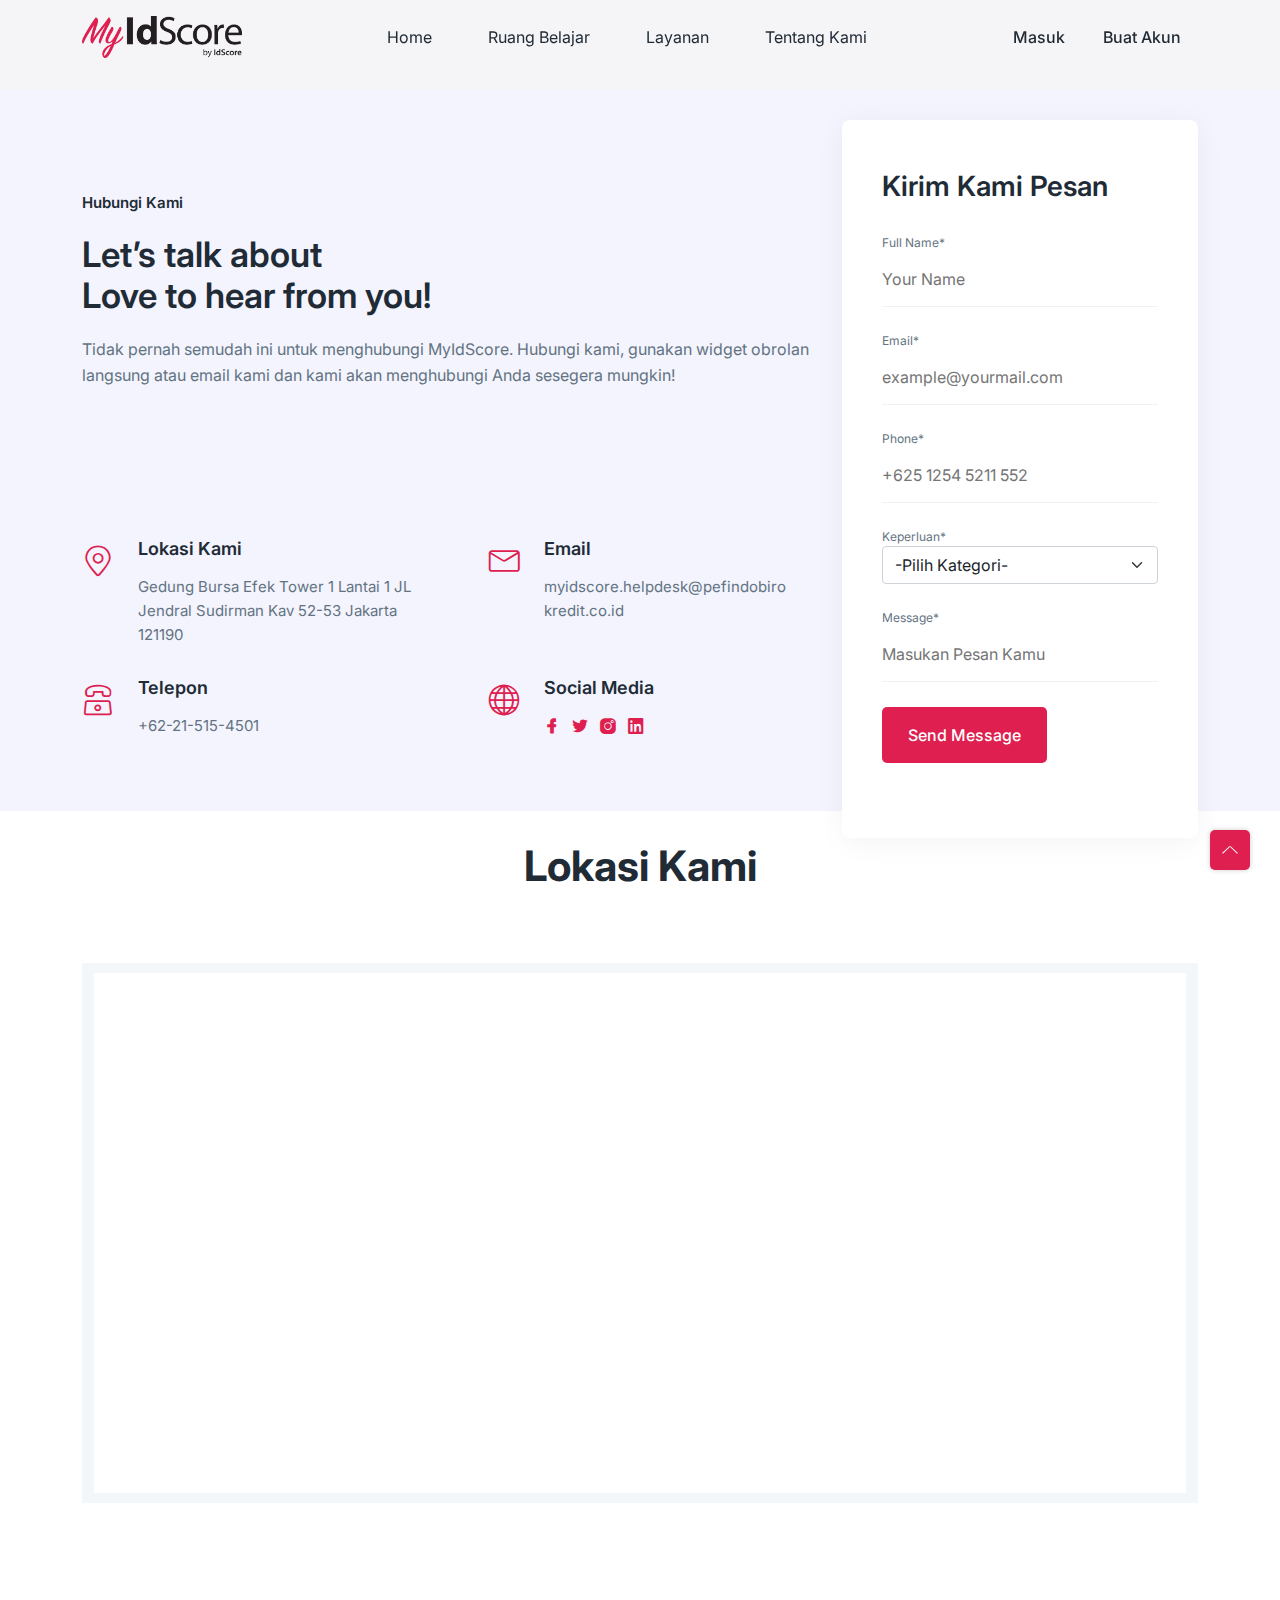
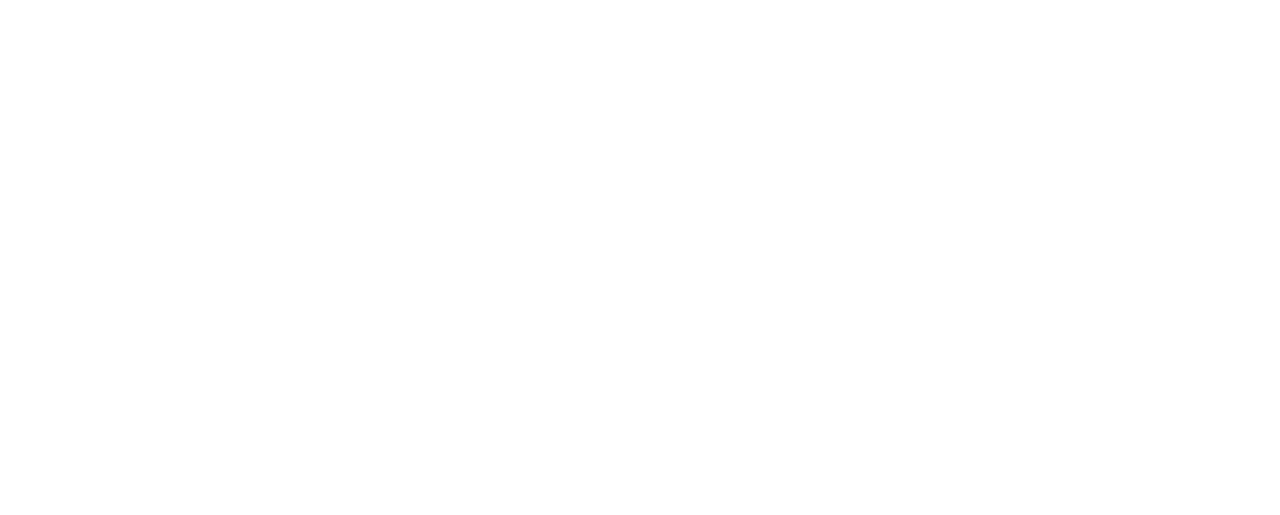
<file: contact.html>
<!DOCTYPE html>
<html lang="en">
  <head>
    <meta charset="UTF-8" />
    <meta http-equiv="X-UA-Compatible" content="IE=edge" />
    <meta name="viewport" content="width=device-width, initial-scale=1.0" />
    <title>Contact MyIdScore | PT Pefindo Biro Kredit</title>

    <!-- Primary Meta Tags -->

    <!--====== Favicon Icon ======-->
    <link
      rel="shortcut icon"
      href="assets/images/faviconidscore.jpeg"
      type="image/svg"
    />

    <!-- ===== All CSS files ===== -->
    <link rel="stylesheet" href="assets/css/bootstrap.min.css" />
    <link rel="stylesheet" href="assets/css/animate.css" />
    <link rel="stylesheet" href="assets/css/lineicons.css" />
    <link rel="stylesheet" href="assets/css/ud-styles.css" />
    <link rel="stylesheet" href="assets/css/glightbox.min.css" />
  </head>
  <body>
    <!-- ====== Header Start ====== -->
    <header class="ud-header">
      <div class="container">
        <div class="row">
          <div class="col-lg-12">
            <nav class="navbar navbar-expand-lg">
              <a class="navbar-brand" href="index.html">
                <img src="assets/images/logo/sample_logo_myidscore.png" alt="Logo" />
              </a>
              <button class="navbar-toggler">
                <span class="toggler-icon"> </span>
                <span class="toggler-icon"> </span>
                <span class="toggler-icon"> </span>
              </button>

              <div class="navbar-collapse">
                <ul id="nav" class="navbar-nav mx-auto">
                  <li class="nav-item">
                    <a class="ud-menu-link" href="index.html">Home</a>
                  </li>
                  <li class="nav-item">
                    <a class="ud-menu-link" href="blog.html">Ruang Belajar</a>
                  </li>
                  <li class="nav-item">
                    <a class="ud-menu-scroll" href="pricing.html">Layanan</a>
                  </li>
                  <li class="nav-item">
                    <a class="ud-menu-scroll" href="about.html">Tentang Kami</a>
                  </li>
                </ul>
              </div>

              <div class="navbar-btn d-none d-sm-inline-block">
                <a href="login.html" class="ud-main-btn ud-login-btn">
                  Masuk
                </a>
                <a class="ud-main-btn ud-white-btn" href="register.html">
                  Buat Akun
                </a>
              </div>
            </nav>
          </div>
        </div>
      </div>
    </header>
    <!-- ====== Header End ====== -->

    <!-- ====== Banner Start ====== -->
    <!-- <section class="ud-page-banner">
      <div class="container">
        <div class="row">
          <div class="col-lg-12">
            <div class="ud-banner-content">
              <h1>Contact Page</h1>
            </div>
          </div>
        </div>
      </div>
    </section> -->
    <!-- ====== Banner End ====== -->

    <!-- ====== Contact Start ====== -->
    <section id="contact" class="ud-contact">
      <div class="container">
        <div class="row align-items-center">
          <div class="col-xl-8 col-lg-7 col-md-4">
            <div class="ud-contact-content-wrapper">
              <div class="ud-contact-title">
                <span>Hubungi Kami</span>
                <h2>
                  Let’s talk about <br />
                  Love to hear from you!
                </h2>
                <p>
                  Tidak pernah semudah ini untuk menghubungi MyIdScore. Hubungi kami,
                  gunakan widget obrolan langsung atau email kami dan kami akan menghubungi Anda sesegera mungkin!
                </p>
              </div>
              <div class="ud-contact-info-wrapper">
                <div class="ud-single-info">
                  <div class="ud-info-icon">
                    <i class="lni lni-map-marker"></i>
                  </div>
                  <div class="ud-info-meta">
                    <h5>Lokasi Kami</h5>
                    <p>Gedung Bursa Efek Tower 1 Lantai 1 JL Jendral Sudirman Kav 52-53 Jakarta 121190</p>
                  </div>
                </div>
                <div class="ud-single-info">
                  <div class="ud-info-icon">
                    <i class="lni lni-envelope"></i>
                  </div>
                  <div class="ud-info-meta">
                    <h5>Email</h5>
                    <p>myidscore.helpdesk@pefindobiro kredit.co.id</p>
                  </div>
                </div>
                <div class="ud-single-info">
                  <div class="ud-info-icon">
                    <i class="lni lni-phone-set"></i>
                  </div>
                  <div class="ud-info-meta">
                    <h5>Telepon</h5>
                    <p>+62-21-515-4501</p>
                  </div>
                </div>
                <div class="ud-single-info">
                  <div class="ud-info-icon">
                    <i class="lni lni-world"></i>
                  </div>
                  <div class="ud-info-meta">
                    <h5>Social Media</h5>
                    <ul class="ud-info-socials">
                      <li>
                        <a href="https://www.facebook.com/IdScore/">
                          <i class="lni lni-facebook-filled"></i>
                        </a>
                      </li>
                      <li>
                        <a href="https://twitter.com/idscore_ind">
                          <i class="lni lni-twitter-filled"></i>
                        </a>
                      </li>
                      <li>
                        <a href="https://www.instagram.com/idscore.id">
                          <i class="lni lni-instagram-filled"></i>
                        </a>
                      </li>
                      <li>
                        <a href="https://www.linkedin.com/company/idscore">
                          <i class="lni lni-linkedin-original"></i>
                        </a>
                      </li>
                    </ul>
                  </div>
                </div>
              </div>
            </div>
          </div>
          <div class="col-xl-4 col-lg-5">
            <div
              class="ud-contact-form-wrapper wow fadeInUp"
              data-wow-delay=".2s"
            >
              <h3 class="ud-contact-form-title">Kirim Kami Pesan</h3>
              <form class="ud-contact-form">
                <div class="ud-form-group">
                  <label for="fullName">Full Name*</label>
                  <input
                    type="text"
                    name="fullName"
                    placeholder="Your Name"
                  />
                </div>
                <div class="ud-form-group">
                  <label for="email">Email*</label>
                  <input
                    type="email"
                    name="email"
                    placeholder="example@yourmail.com"
                  />
                </div>
                <div class="ud-form-group">
                  <label for="phone">Phone*</label>
                  <input
                    type="number"
                    name="phone"
                    placeholder="+625 1254 5211 552"
                  />
                </div>
                <div class="ud-form-group">
                    <label for="add-select">Keperluan*</label>
                    <select id="form-select" class="form-select" name="Keperluan">
                      <option disabled selected value>-Pilih Kategori-</option>
                      <option>Akun</option>
                      <option>Pembayaran</option>
                      <option>Verifikasi</option>
                      <option>Report</option>
                    </select>
                  </div>
                <div class="ud-form-group">
                  <label for="message">Message*</label>
                  <textarea
                    name="message"
                    rows="1"
                    placeholder="Masukan Pesan Kamu"
                  ></textarea>
                </div>
                <div class="ud-form-group mb-1000">
                  <button type="submit" class="ud-main-btn">
                    Send Message
                  </button>
                </div>
              </form>
            </div>
          </div>
        </div>
        <div class="container">
          <div class="ud-section-title mx-auto text-center">
            <h2>Lokasi Kami</h2>
          </div>
      </div>
            <!-- Start Google-map Area -->
      <div class="map-section">
        <div class="container">
            <div class="row">
                <div class="col-12">
                    <div class="mapouter">
                        <div class="gmap_canvas"><iframe width="100%" height="500" id="gmap_canvas"
                                src="https://maps.google.com/maps?q=PT%20Pefindo%20Biro%20Kredit%20Gedung%20Bursa%20Efek%20Indonesia%20Tower%20I%20Lantai%201,%20RT.5/RW.3,%20Senayan,%20Kec.%20Kby.%20Baru,%20Kota%20Jakarta%20Selatan,%20Daerah%20Khusus%20Ibukota%20Jakarta%2012190&t=&z=13&ie=UTF8&iwloc=&output=embed" 
                                frameborder="0" scrolling="no" marginheight="0" marginwidth="0"></iframe>
                        </div>
                    </div>
                </div>
            </div>
        </div>
    </div>
    </div>
    </section>
    <!-- ====== Contact End ====== -->

    <!-- ====== Footer Start ====== -->
     <!-- ====== Footer Start ====== -->
  <footer class="ud-footer wow fadeInUp" data-wow-delay=".15s">
    <div class="shape shape-1">
      <img src="assets/images/footer/shape-1.svg" alt="shape" />
    </div>
  <div class="shape shape-2">
    <img src="assets/images/footer/shape-2.svg" alt="shape" />
  </div>
  <div class="shape shape-3">
    <img src="assets/images/footer/shape-3.svg" alt="shape" />
  </div>
  <div class="ud-footer-widgets">
    <div class="container">
      <div class="row">
        <div class="col-xl-3 col-lg-4 col-md-6">
          <div class="ud-widget">
            <a href="index.html" class="ud-footer-logo">
              <img src="assets/images/logo/sample_logo_myidscore.png" alt="logo" />
            </a>
            <p class="ud-widget-desc">
              Platform Credit Score yang menggabungkan data kredit dan data non-kredit.
            </p>
            <ul class="ud-widget-socials">
              <li>
                <a href="https://www.facebook.com/IdScore/">
                  <i class="lni lni-facebook-filled"></i>
                </a>
              </li>
              <li>
                <a href="https://twitter.com/idscore_ind">
                  <i class="lni lni-twitter-filled"></i>
                </a>
              </li>
              <li>
                <a href="https://www.instagram.com/idscore.id/">
                  <i class="lni lni-instagram-filled"></i>
                </a>
              </li>
              <li>
                <a href="https://www.linkedin.com/company/idscore">
                  <i class="lni lni-linkedin-original"></i>
                </a>
              </li>
            </ul>
          </div>
        </div>
  
        <div class="col-xl-3 col-lg-2 col-md-6 col-sm-6">
          <div class="ud-widget">
            <h5 class="ud-widget-title">Ruang Belajar</h5>
            <ul class="ud-widget-links">
              <li>
                <a class ="ud-main-scroll" href="#features">Apa Itu MyIdScore</a>
              </li>
              <li>
                <a class ="ud-main-scroll" href="#Service">Manfaat MyIdScore</a>
              </li>
              <li>
                <a class ="ud-main-link" href="blog.html#TelcoScore">Apa itu TelcoScore</a>
              </li>
              <li>
                <a class ="ud-main-scroll" href="#faq">FAQ</a>
              </li>
            </ul>
          </div>
        </div>
        <div class="col-xl-3 col-lg-3 col-md-6 col-sm-6">
          <div class="ud-widget">
            <h5 class="ud-widget-title">Tentang Kami</h5>
            <ul class="ud-widget-links">
              <li>
                <a href="about.html">Tentang IdScore</a>
              </li>
              <li>
                <a href="about.html#MyIdScore">Tentang MyIdScore</a>
              </li>
              <li>
                <a href="contact.html">Hubungi Kami</a>
              </li>
            </ul>
          </div>
        </div>
        <div class="col-xl-3 col-lg-3 col-md-6 col-sm-6">
          <div class="ud-widget">
            <h5 class="ud-widget-title">Terdaftar dan diawasi oleh</h5>
            <ul class="ud-widget-brands">
              <li>
                <a
                  href="https://ojk.go.id/"
                  rel="nofollow noopner"
                  target="_blank"
                >
                  <img 
                    src="assets/images/footer/brands/OJK logo big.svg"
                    alt="OJK"
                  />
                </a>
              </li>
            </ul>
          </div>
        </div>
      </div>
    </div>
  </div>
  <div class="ud-footer-bottom">
    <div class="container">
      <div class="row">
        <div class="col-md-8">
          <ul class="ud-footer-bottom-left">
            <li>
              <a href="javascript:void(0)">Copyright MyIdScore All Right Reseved</a>
            </li>
          </ul>
        </div>
        <div class="col-md-4">
          <p class="ud-footer-bottom-right">
            Designed and Developed by
            <a href="https://idscore.id" rel="nofollow">PT PEFINDO Biro Kredit</a>
          </p>
        </div>
      </div>
    </div>
  </div>
  </footer>
<!-- ====== Footer End ====== -->

    <!-- ====== Back To Top Start ====== -->
    <a href="javascript:void(0)" class="back-to-top">
      <i class="lni lni-chevron-up"> </i>
    </a>
    <!-- ====== Back To Top End ====== -->

    <!-- ====== All Javascript Files ====== -->
    <script src="assets/js/bootstrap.bundle.min.js"></script>
    <script src="assets/js/wow.min.js"></script>
    <script src="assets/js/main.js"></script>
  </body>
</html>
</file>
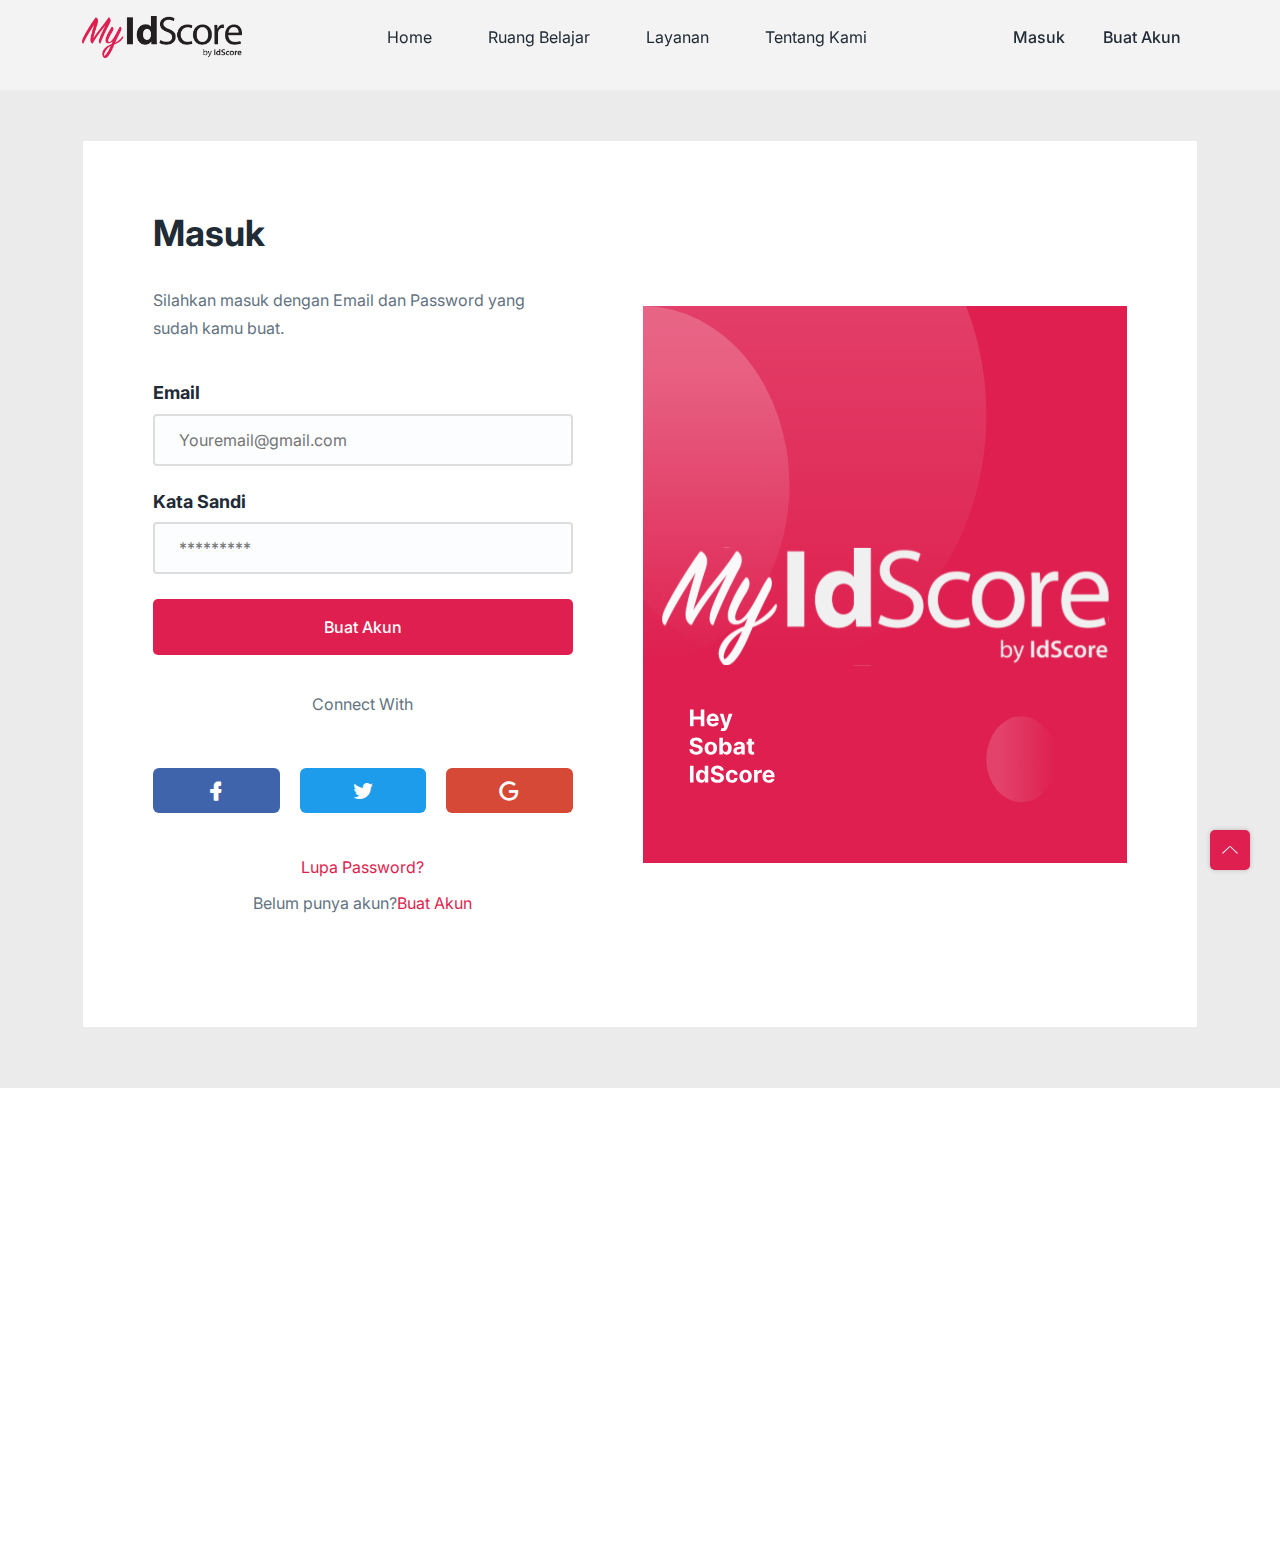
<file: login.html>
<!DOCTYPE html>
<html lang="en">
  <head>
    <meta charset="UTF-8" />
    <meta http-equiv="X-UA-Compatible" content="IE=edge" />
    <meta name="viewport" content="width=device-width, initial-scale=1.0" />
    <title>MyIdScore | PT Pefindo Biro Kredit</title>

        <!-- Primary Meta Tags -->
      <meta name="title" content="MyIdScore - Credit Scoring dari PT PEFINDO Biro Kredit">
      <meta name="description" content="MyIdScore - Credit Scoring dari PT PEFINDO Biro Kredit">
      <meta name="keywords" content="Credit, Score, Finance">
      <meta name="author" content="Dimas Rosidi">
    <!--====== Favicon Icon ======-->
    <link
      rel="shortcut icon"
      href="assets/images/faviconidscore.jpeg"
      type="image/svg"
    />

    <!-- ===== All CSS files ===== -->
    <link rel="stylesheet" href="assets/css/bootstrap.min.css" />
    <link rel="stylesheet" href="assets/css/animate.css" />
    <link rel="stylesheet" href="assets/css/lineicons.css" />
    <link rel="stylesheet" href="assets/css/ud-styles.css" />
    <link rel="stylesheet" href="assets/css/glightbox.min.css" />
  </head>
  <body>
    <!-- ====== Header Start ====== -->
    <header class="ud-header">
      <div class="container">
        <div class="row">
          <div class="col-lg-12">
            <nav class="navbar navbar-expand-lg">
              <a class="navbar-brand" href="index.html">
                <img src="assets/images/logo/sample_logo_myidscore.png" alt="Logo" />
              </a>
              <button class="navbar-toggler">
                <span class="toggler-icon"> </span>
                <span class="toggler-icon"> </span>
                <span class="toggler-icon"> </span>
              </button>

              <div class="navbar-collapse">
                <ul id="nav" class="navbar-nav mx-auto">
                  <li class="nav-item" class="active">
                    <a class="ud-menu-scroll" href="#home">Home</a>
                  </li>
                  <li class="nav-item">
                    <a class="ud-submenu-link" href="blog.html">Ruang Belajar</a>
                  </li>
                  <li class="nav-item">
                    <a class="ud-submenu-scroll" href="#pricing">Layanan</a>
                  </li>
                  <li class="nav-item">
                    <a class="ud-submenu-link" href="about.html">Tentang Kami</a>
                  </li>
                </ul>
              </div>

              <div class="navbar-btn d-none d-sm-inline-block">
                <a href="#" class="ud-main-btn ud-login-btn">
                  Masuk
                </a>
                <a class="ud-main-btn ud-white-btn" href="register.html">
                  Buat Akun
                </a>
              </div>
            </nav>
          </div>
        </div>
      </div>
    </header>
    <!-- ====== Header End ====== -->
    <section class="ud-register">
        <div class="container">
            <div class="ud-register-wrapper wow fadeInUp">
                <div class="ud-register-content-wrapper">
                    <div class="ud-register-content">
                        <!-- <div class="ud-login-logo">
                            <img src="assets/images/logo/sample-logo-myidscore.svg" alt="logo" />
                          </div> -->
                        <h2>
                            Masuk
                        </h2>
                        <p>
                            Silahkan masuk dengan Email dan Password yang sudah
                            kamu buat.
                        </p>
                        <h5>
                            Email
                        </h5>
                          <form class="ud-login-form">
                            <div class="ud-form-group">
                              <input
                                type="email"
                                name="email"
                                placeholder="Youremail@gmail.com"
                              />
                            </div>
                            <h5>
                               Kata Sandi
                            </h5>
                            <div class="ud-form-group">
                              <input
                                type="password"
                                name="password"
                                placeholder="*********"
                              />
                            </div>
                            <div class="ud-form-group">
                              <button type="submit" class="ud-main-btn w-100">Buat Akun</button>
                            </div>
                          </form>
            
                          <div class="ud-socials-connect">
                            <p>Connect With</p>
            
                            <ul>
                              <li>
                                <a href="javascript:void(0)" class="facebook">
                                  <i class="lni lni-facebook-filled"></i>
                                </a>
                              </li>
                              <li>
                                <a href="javascript:void(0)" class="twitter">
                                  <i class="lni lni-twitter-filled"></i>
                                </a>
                              </li>
                              <li>
                                <a href="javascript:void(0)" class="google">
                                  <i class="lni lni-google"></i>
                                </a>
                              </li>
                            </ul>
                          </div>
            
                          <a class="forget-pass" href="javascript:void(0)">
                            Lupa Password?
                          </a>
                          <p class="signup-option">
                            Belum punya akun? <a href="javascript:void(0)"> Buat Akun </a>
                          </p>
                    </div>   
                </div>
                <div class="ud-register-image">
                    <img src="assets/images/login/loginimg.svg" alt="about-image" />
                  </div>
            </div>
        </div>
    </section>
         <!-- ====== Footer Start ====== -->
  <footer class="ud-footer wow fadeInUp" data-wow-delay=".15s">
    <div class="shape shape-1">
      <img src="assets/images/footer/shape-1.svg" alt="shape" />
    </div>
  <div class="shape shape-2">
    <img src="assets/images/footer/shape-2.svg" alt="shape" />
  </div>
  <div class="shape shape-3">
    <img src="assets/images/footer/shape-3.svg" alt="shape" />
  </div>
  <div class="ud-footer-widgets">
    <div class="container">
      <div class="row">
        <div class="col-xl-3 col-lg-4 col-md-6">
          <div class="ud-widget">
            <a href="index.html" class="ud-footer-logo">
              <img src="assets/images/logo/sample_logo_myidscore.png" alt="logo" />
            </a>
            <p class="ud-widget-desc">
              Platform Credit Score yang menggabungkan data kredit dan data non-kredit.
            </p>
            <ul class="ud-widget-socials">
              <li>
                <a href="https://www.facebook.com/IdScore/">
                  <i class="lni lni-facebook-filled"></i>
                </a>
              </li>
              <li>
                <a href="https://twitter.com/idscore_ind">
                  <i class="lni lni-twitter-filled"></i>
                </a>
              </li>
              <li>
                <a href="https://www.instagram.com/idscore.id/">
                  <i class="lni lni-instagram-filled"></i>
                </a>
              </li>
              <li>
                <a href="https://www.linkedin.com/company/idscore">
                  <i class="lni lni-linkedin-original"></i>
                </a>
              </li>
            </ul>
          </div>
        </div>
  
        <div class="col-xl-3 col-lg-2 col-md-6 col-sm-6">
          <div class="ud-widget">
            <h5 class="ud-widget-title">Ruang Belajar</h5>
            <ul class="ud-widget-links">
              <li>
                <a class ="ud-main-scroll" href="#features">Apa Itu MyIdScore</a>
              </li>
              <li>
                <a class ="ud-main-scroll" href="#Service">Manfaat MyIdScore</a>
              </li>
              <li>
                <a class ="ud-main-link" href="blog.html#TelcoScore">Apa itu TelcoScore</a>
              </li>
              <li>
                <a class ="ud-main-scroll" href="#faq">FAQ</a>
              </li>
            </ul>
          </div>
        </div>
        <div class="col-xl-3 col-lg-3 col-md-6 col-sm-6">
          <div class="ud-widget">
            <h5 class="ud-widget-title">Tentang Kami</h5>
            <ul class="ud-widget-links">
              <li>
                <a href="about.html">Tentang IdScore</a>
              </li>
              <li>
                <a href="about.html#MyIdScore">Tentang MyIdScore</a>
              </li>
              <li>
                <a href="contact.html">Hubungi Kami</a>
              </li>
            </ul>
          </div>
        </div>
        <div class="col-xl-3 col-lg-3 col-md-6 col-sm-6">
          <div class="ud-widget">
            <h5 class="ud-widget-title">Terdaftar dan diawasi oleh</h5>
            <ul class="ud-widget-brands">
              <li>
                <a
                  href="https://ojk.go.id/"
                  rel="nofollow noopner"
                  target="_blank"
                >
                  <img 
                    src="assets/images/footer/brands/OJK logo big.svg"
                    alt="OJK"
                  />
                </a>
              </li>
            </ul>
          </div>
        </div>
      </div>
    </div>
  </div>
  <div class="ud-footer-bottom">
    <div class="container">
      <div class="row">
        <div class="col-md-8">
          <ul class="ud-footer-bottom-left">
            <li>
              <a href="javascript:void(0)">Copyright MyIdScore All Right Reseved</a>
            </li>
          </ul>
        </div>
        <div class="col-md-4">
          <p class="ud-footer-bottom-right">
            Designed and Developed by
            <a href="https://idscore.id" rel="nofollow">PT PEFINDO Biro Kredit</a>
          </p>
        </div>
      </div>
    </div>
  </div>
  </footer>
<!-- ====== Footer End ====== -->
    <!-- ====== Back To Top Start ====== -->
    <a href="javascript:void(0)" class="back-to-top">
        <i class="lni lni-chevron-up"> </i>
      </a>
    <!-- ====== Back To Top End ====== -->
        <!-- ====== All Javascript Files ====== -->
        <script src="assets/js/bootstrap.bundle.min.js"></script>
        <script src="assets/js/wow.min.js"></script>
        <script src="assets/js/main.js"></script>
      </body>
    </html>
</file>
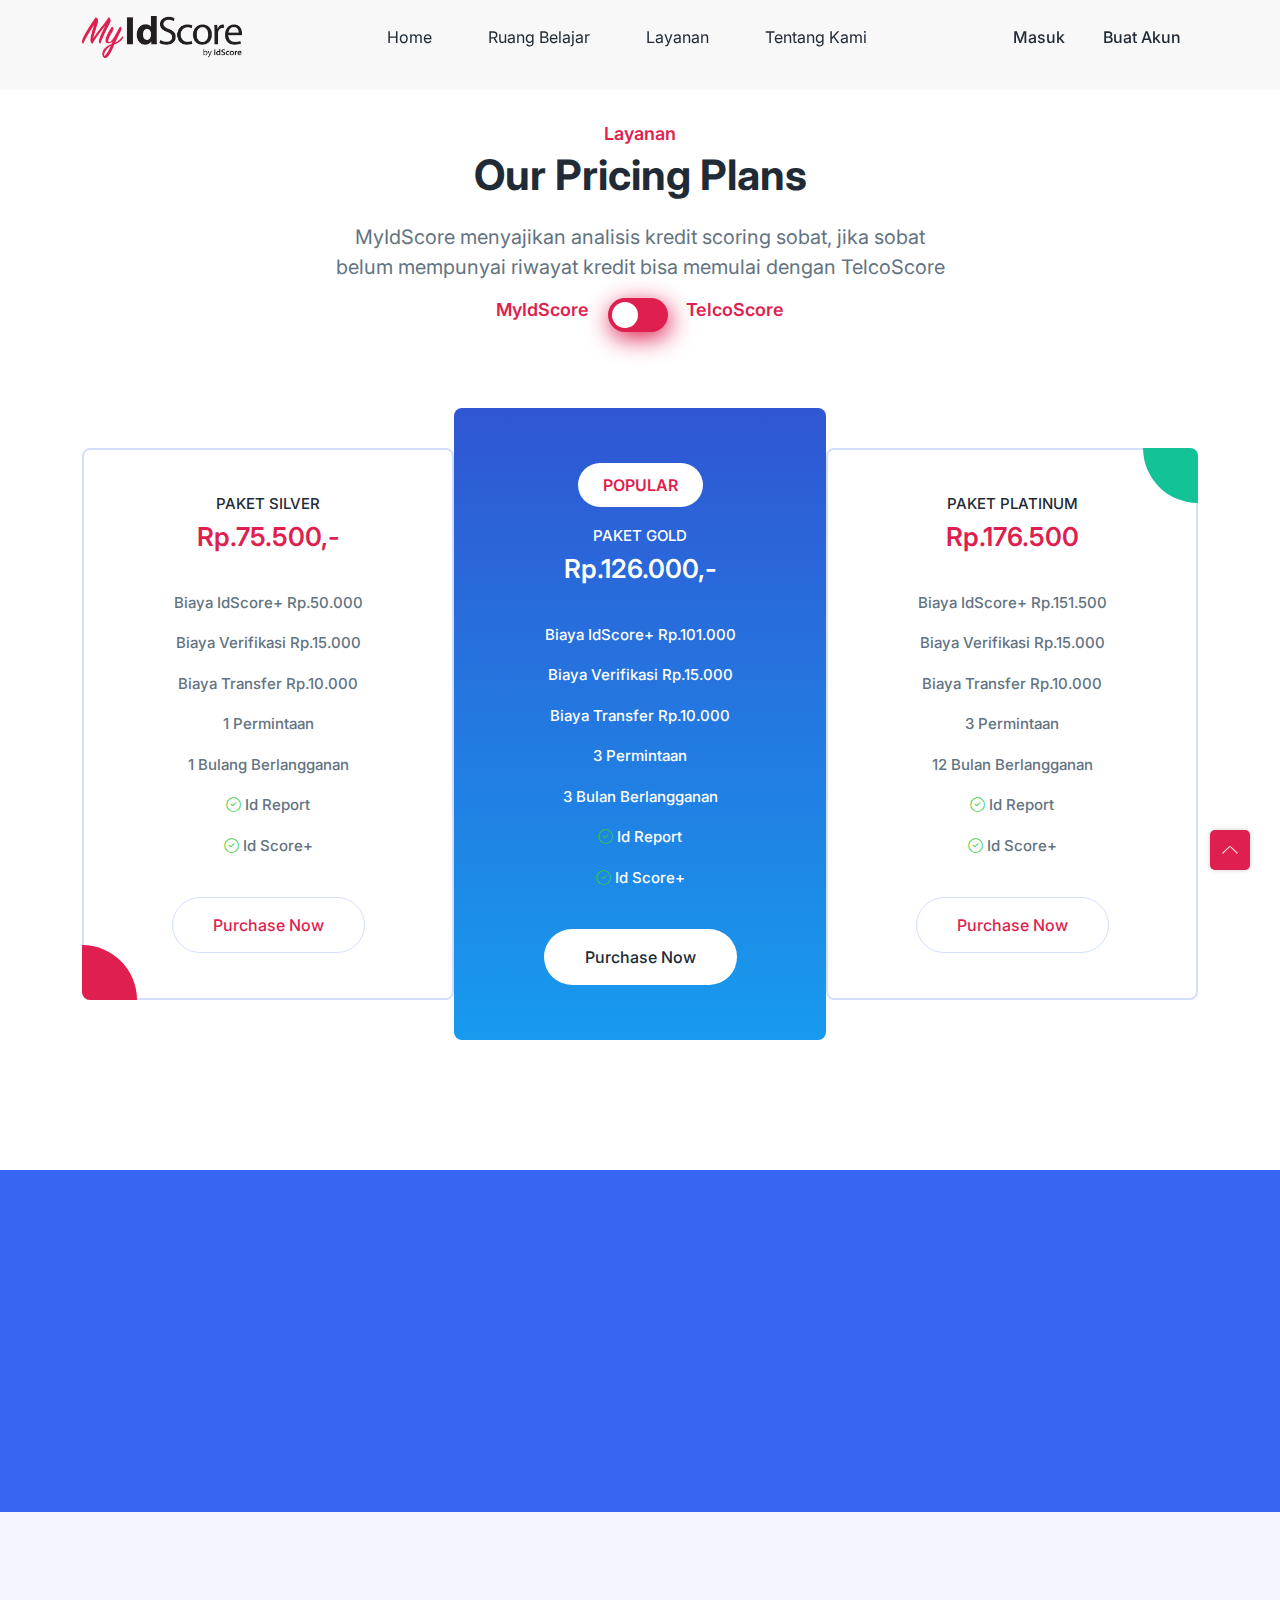
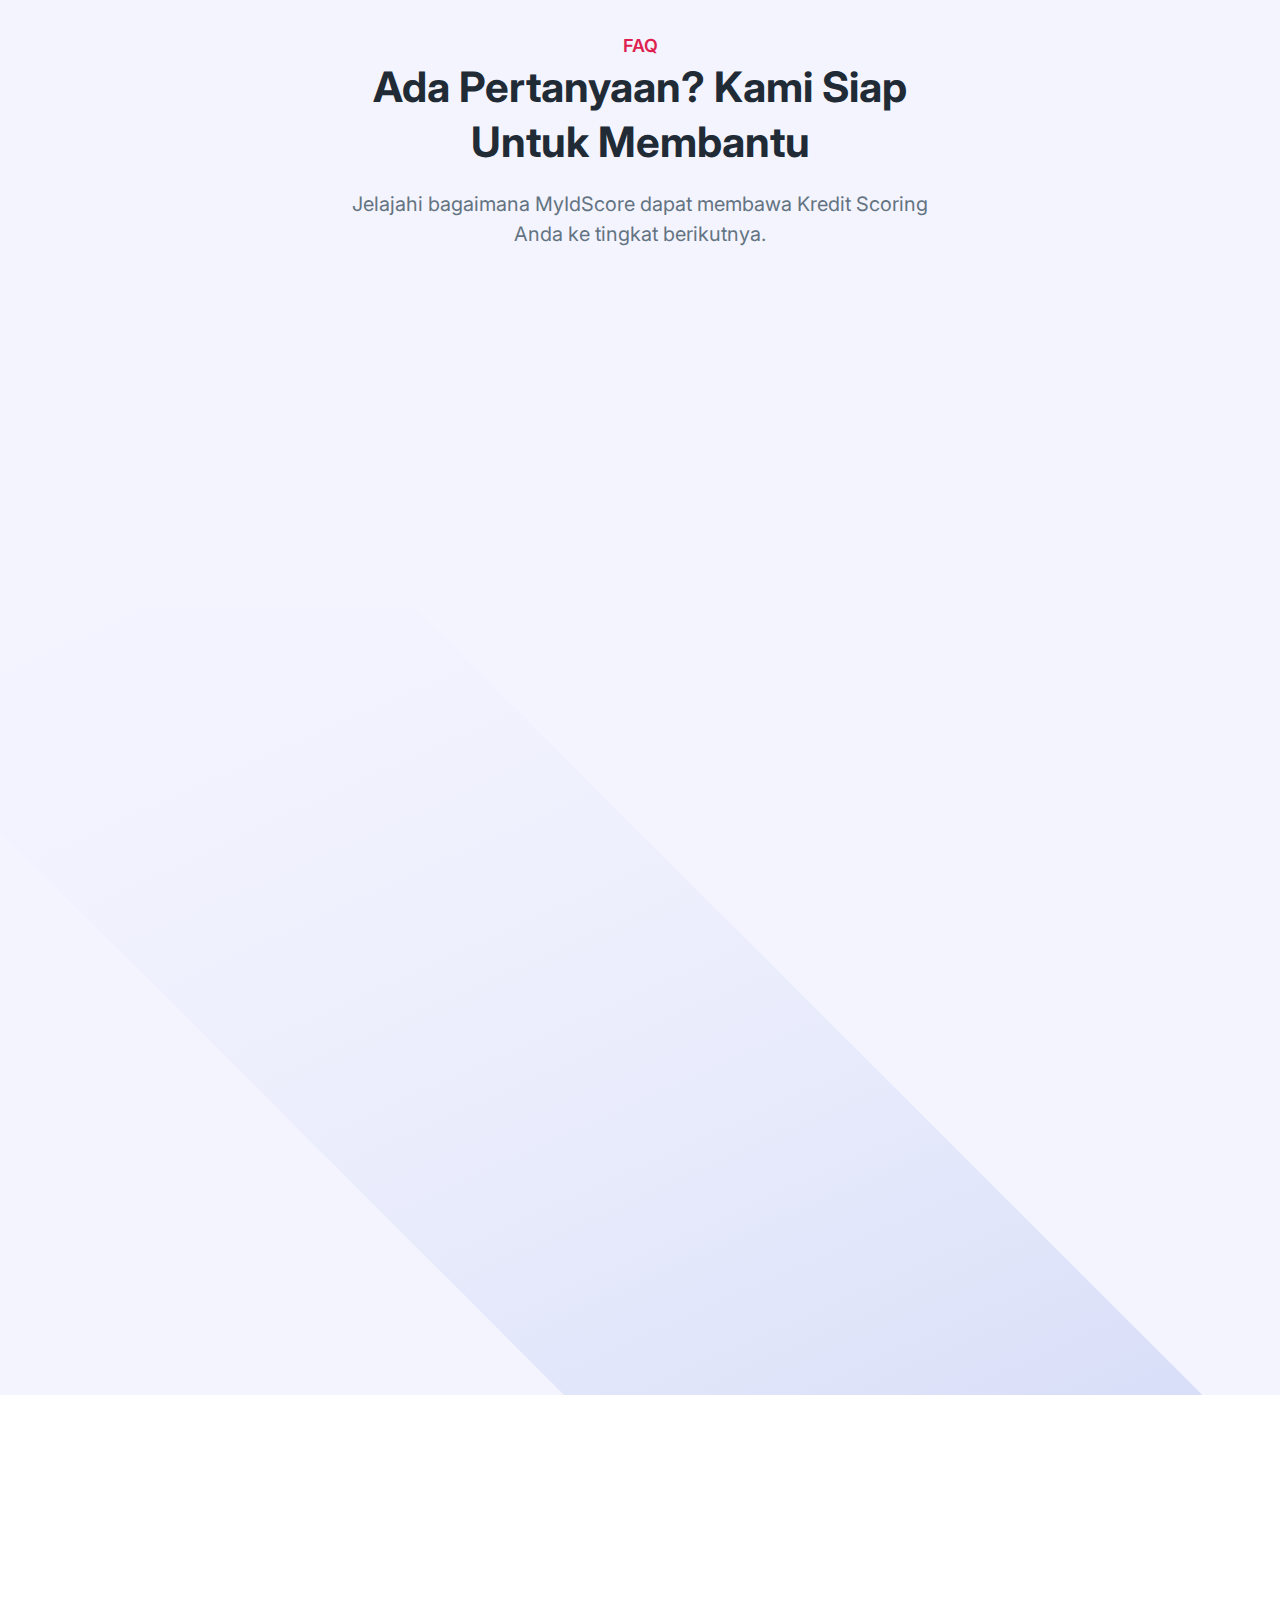
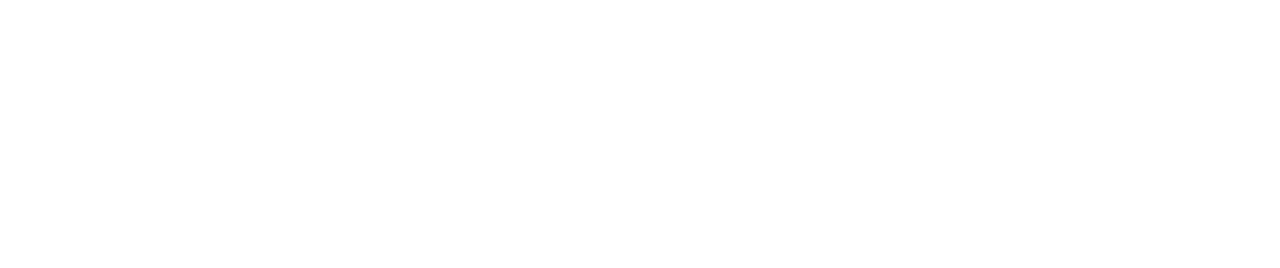
<file: pricing.html>
<!DOCTYPE html>
<html lang="en">
  <head>
    <meta charset="UTF-8" />
    <meta http-equiv="X-UA-Compatible" content="IE=edge" />
    <meta name="viewport" content="width=device-width, initial-scale=1.0" />
    <title>Layanan MyIdScore | PT Pefindo Biro Kredit</title>

    <!-- Primary Meta Tags -->

    <!--====== Favicon Icon ======-->
    <link
      rel="shortcut icon"
      href="assets/images/faviconidscore.jpeg"
      type="image/svg"
    />

    <!-- ===== All CSS files ===== -->
    <link rel="stylesheet" href="assets/css/bootstrap.min.css" />
    <link rel="stylesheet" href="assets/css/animate.css" />
    <link rel="stylesheet" href="assets/css/lineicons.css" />
    <link rel="stylesheet" href="assets/css/ud-styles.css" />
    <link rel="stylesheet" href="assets/css/glightbox.min.css" />
  </head>
  <body>
    <!-- ====== Header Start ====== -->
    <header class="ud-header">
      <div class="container">
        <div class="row">
          <div class="col-lg-12">
            <nav class="navbar navbar-expand-lg">
              <a class="navbar-brand" href="index.html">
                <img src="assets/images/logo/sample_logo_myidscore.png" alt="Logo" />
              </a>
              <button class="navbar-toggler">
                <span class="toggler-icon"> </span>
                <span class="toggler-icon"> </span>
                <span class="toggler-icon"> </span>
              </button>

              <div class="navbar-collapse">
                <ul id="nav" class="navbar-nav mx-auto">
                  <li class="nav-item">
                    <a class="ud-menu-scroll" href="index.html">Home</a>
                  </li>
                  <li class="nav-item">
                    <a class="ud-menu-scroll" href="blog.html">Ruang Belajar</a>
                  </li>
                  <li class="nav-item">
                    <a class="ud-menu-scroll" href="#pricing">Layanan</a>
                  </li>
                  <li class="nav-item">
                    <a class="ud-menu-scroll" href="about.html">Tentang Kami</a>
                  </li>
                </ul>
              </div>

              <div class="navbar-btn d-none d-sm-inline-block">
                <a href="login.html" class="ud-main-btn ud-login-btn">
                  Masuk
                </a>
                <a class="ud-main-btn ud-white-btn" href="register.html">
                  Buat Akun
                </a>
              </div>
            </nav>
          </div>
        </div>
      </div>
    </header>
    <!-- ====== Header End ====== -->
    <!--====== Banner Start ====== -->
    <!-- <section class="ud-page-banner">
      <div class="container">
        <div class="row">
          <div class="col-lg-12">
            <div class="ud-banner-content">
              <h1>Blog Page</h1>
            </div>
          </div>
        </div>
      </div>
    </section> -->
    <!-- ====== Banner End ====== -->    
    <!-- ====== Pricing Start ====== -->
    <section id="pricing" class="ud-pricing">
      <div class="container">
        <div class="row">
          <div class="col-lg-12">
            <div class="ud-section-title mx-auto text-center">
              <span>Layanan</span>
              <h2>Our Pricing Plans</h2>
              <p>
                MyIdScore menyajikan analisis kredit scoring sobat, 
                jika sobat belum mempunyai riwayat kredit bisa memulai dengan TelcoScore
              </p>
              <div class="toggle-btn">
                <span style="margin: 0.8em;">MyIdScore</span>
                <label class="switch">
                  <input type="checkbox" id="checbox" onclick="check()" ; />
                  <span class="slider round"></span>
                </label>
                <span style="margin: 0.8em;">TelcoScore</span>
              </div>
            </div>
          </div>
        </div>
        <div class="tab-content wow fadeIn" style="visibility: visible; animation-name: fadeIn;">
          <div role="tabpanel" class="tab-pane fade show active" id="yearly">
        <div class="row g-0 align-items-center justify-content-center">
          <div class="col-lg-4 col-md-6 col-sm-10">
            <div
              class="ud-single-pricing first-item wow fadeInUp"
              data-wow-delay=".15s"
            >
              <div class="ud-pricing-header">
                <h3>PAKET SILVER</h3>
                <h4 class="monthPrice">Rp.75.500,-</h4>
                <h4 class="annualPrice">Rp.75.500,-</h4>
              </div>
              <div class="ud-pricing-body">
                <ul class ="monthPrice">
                  <li>Biaya IdScore+ Rp.50.000 </li>
                  <li>Biaya Verifikasi Rp.15.000 </li>
                  <li>Biaya Transfer Rp.10.000 </li>
                  <li>1 Permintaan</li>
                  <li>1 Bulang Berlangganan</li>
                  <li><i class ="lni lni-checkmark-circle" style="color:limegreen;"></i> Id Report</li>
                  <li><i class ="lni lni-checkmark-circle" style="color:limegreen;"></i> Id Score+</li>
                </ul>
                <ul class ="annualPrice">
                  <li>Biaya TelcoScore Rp.50.000 </li>
                  <li>Biaya Verifikasi Rp.15.000 </li>
                  <li>Biaya Transfer Rp.10.000 </li>
                  <li>1 Permintaan</li>
                  <li>1 Bulang Berlangganan</li>
                  <li><i class ="lni lni-checkmark-circle" style="color:limegreen;"></i> Id TelcoScore</li>
                </ul>
              </div>
              <div class="ud-pricing-footer">
                <a href="javascript:void(0)" class="ud-main-btn ud-border-btn">
                  Purchase Now
                </a>
              </div>
            </div>
          </div>
          <div class="col-lg-4 col-md-6 col-sm-10">
            <div
              class="ud-single-pricing active wow fadeInUp"
              data-wow-delay=".1s"
            >
              <span class="ud-popular-tag">POPULAR</span>
              <div class="ud-pricing-header">
                <h3>PAKET GOLD</h3>
                <h4 class="monthPrice">Rp.126.000,-</h4>
                <h4 class="annualPrice">Rp.126.000,-</h4>
              </div>
              <div class="ud-pricing-body">
                <ul class ="monthPrice">
                  <li>Biaya IdScore+ Rp.101.000 </li>
                  <li>Biaya Verifikasi Rp.15.000 </li>
                  <li>Biaya Transfer Rp.10.000 </li>
                  <li>3 Permintaan</li>
                  <li>3 Bulan Berlangganan</li>
                  <li><i class ="lni lni-checkmark-circle" style="color:limegreen;"></i> Id Report</li>
                  <li><i class ="lni lni-checkmark-circle" style="color:limegreen;"></i> Id Score+</li>
                </ul>
                <ul class ="annualPrice">
                  <li>Biaya TelcoScore Rp.101.000 </li>
                  <li>Biaya Verifikasi Rp.15.000 </li>
                  <li>Biaya Transfer Rp.10.000 </li>
                  <li>3 Permintaan</li>
                  <li>3 Bulan Berlangganan</li>
                  <li><i class ="lni lni-checkmark-circle" style="color:limegreen;"></i> Id TelcoScore</li>
                </ul>
              </div>
              <div class="ud-pricing-footer">
                <a href="javascript:void(0)" class="ud-main-btn ud-white-btn">
                  Purchase Now
                </a>
              </div>
            </div>
          </div>
          <div class="col-lg-4 col-md-6 col-sm-10">
            <div
              class="ud-single-pricing last-item wow fadeInUp"
              data-wow-delay=".15s"
            >
              <div class="ud-pricing-header">
                <h3>PAKET PLATINUM</h3>
                <h4 class="monthPrice">Rp.176.500</h4>
                <h4 class="annualPrice">Rp.176.500</h4>
              </div>
              <div class="ud-pricing-body">
                <ul class ="monthPrice">
                  <li>Biaya IdScore+ Rp.151.500 </li>
                  <li>Biaya Verifikasi Rp.15.000 </li>
                  <li>Biaya Transfer Rp.10.000 </li>
                  <li>3 Permintaan</li>
                  <li>12 Bulan Berlangganan</li>
                  <li><i class ="lni lni-checkmark-circle" style="color:limegreen;"></i> Id Report</li>
                  <li><i class ="lni lni-checkmark-circle" style="color:limegreen;"></i> Id Score+</li>
                </ul>
                <ul class ="annualPrice">
                  <li>Biaya TelcoScore Rp.151.500 </li>
                  <li>Biaya Verifikasi Rp.15.000 </li>
                  <li>Biaya Transfer Rp.10.000 </li>
                  <li>3 Permintaan</li>
                  <li>12 Bulan Berlangganan</li>

                  <li><i class ="lni lni-checkmark-circle" style="color:limegreen;"></i> Id TelcoScore</li>
                </ul>
              </div>
              <div class="ud-pricing-footer">
                <a href="javascript:void(0)" class="ud-main-btn ud-border-btn">
                  Purchase Now
                </a>
              </div>
            </div>
          </div>
        </div>
      </div>
      </div>
      </div>
    </section>
    <!-- ====== Pricing End ====== -->
      <!-- Start Call To Action Area -->
      <section class="section call-action">
        <div class="container">
            <div class="row">
                <div class="col-lg-8 offset-lg-2 col-md-12 col-12">
                    <div class="cta-content">
                        <h2 class="wow fadeInUp" data-wow-delay=".2s">Kamu Dapat Mengunakan<br> MyIdScore dengan Gratis
                        </h2>
                        <p class="wow fadeInUp" data-wow-delay=".4s">Pengajuan Datang ke Kantor Kami dan hanya dapat 1 permintaan setiap tahun</p>
                        <div class="button wow fadeInUp" data-wow-delay=".6s">
                            <a href="javascript:void(0)" class="ud-main-btn">Dapatkan Sekarang</a>
                        </div>
                    </div>
                </div>
            </div>
        </div>
    </section>
    <!-- End Call To Action Area -->

   <!-- ====== FAQ Start ====== -->
   <section id="faq" class="ud-faq">
    <div class="shape">
      <img src="assets/images/faq/shape.svg" alt="shape" />
    </div>
    <div class="container">
      <div class="row">
        <div class="col-lg-12">
          <div class="ud-section-title text-center mx-auto">
            <span>FAQ</span>
            <h2>Ada Pertanyaan? Kami Siap untuk Membantu</h2>
            <p>
              Jelajahi bagaimana MyIdScore dapat membawa Kredit Scoring Anda ke tingkat berikutnya.
            </p>
          </div>
        </div>
      </div>
      <div class="row">
        <div class="col-lg-6">
          <div class="ud-single-faq wow fadeInUp" data-wow-delay=".1s">
            <div class="accordion">
              <button
                class="ud-faq-btn collapsed"
                data-bs-toggle="collapse"
                data-bs-target="#collapseOne"
              >
                <span class="icon flex-shrink-0">
                  <i class="lni lni-chevron-down"></i>
                </span>
                <span>Apa itu Credit Report?</span>
              </button>
              <div id="collapseOne" class="accordion-collapse collapse">
                <div class="ud-faq-body">
                  Credit Report adalah laporan dan rincian kredit seseorang yang berisi informasi fasilitas pinjaman, 
              riwayat pembayaran dan status pembayaran pinjaman dari individu di Lembaga Keuangan.
                </div>
              </div>
            </div>
          </div>
          <div class="ud-single-faq wow fadeInUp" data-wow-delay=".15s">
            <div class="accordion">
              <button
                class="ud-faq-btn collapsed"
                data-bs-toggle="collapse"
                data-bs-target="#collapseTwo"
              >
                <span class="icon flex-shrink-0">
                  <i class="lni lni-chevron-down"></i>
                </span>
                <span>Apa itu Credit Score?</span>
              </button>
              <div id="collapseTwo" class="accordion-collapse collapse">
                <div class="ud-faq-body">
                  Credit Score adalah sistem yang digunakan oleh bank atau lembaga pembiayaan lainnya untuk 
              menilai dan menentukan kelayakan kredit seseorang. Dalam menilai Credit Score dilihat berbagai faktor, 
              seperti data pinjaman, riwayat akun kredit, siklus pembayaran kredit, dan faktor kualitatif lainnya.
                </div>
              </div>
            </div>
          </div>
          <div class="ud-single-faq wow fadeInUp" data-wow-delay=".2s">
            <div class="accordion">
              <button
                class="ud-faq-btn collapsed"
                data-bs-toggle="collapse"
                data-bs-target="#collapseThree"
              >
                <span class="icon flex-shrink-0">
                  <i class="lni lni-chevron-down"></i>
                </span>
                <span>Apakah IdScore memutuskan untuk menyetujui pinjaman dan aplikasi kredit saya?</span>
              </button>
              <div id="collapseThree" class="accordion-collapse collapse">
                <div class="ud-faq-body">
                  Tidak. IdScore hanya memberikan informasi kredit kepada pelanggan kami. 
              Setiap keputusan mengenai persetujuan atau penolakan dilakukan oleh pemberi pinjaman sendiri.
                </div>
              </div>
            </div>
          </div>
          <div class="ud-single-faq wow fadeInUp" data-wow-delay=".2s">
            <div class="accordion">
              <button
                class="ud-faq-btn collapsed"
                data-bs-toggle="collapse"
                data-bs-target="#collapseEleven"
              >
                <span class="icon flex-shrink-0">
                  <i class="lni lni-chevron-down"></i>
                </span>
                <span>Bagaimana saya memperlakukan (menjaga) MyIdScore yang saya peroleh?</span>
              </button>
              <div id="collapseEleven" class="accordion-collapse collapse">
                <div class="ud-faq-body">
                  Laporan Perkreditan merupakan data pribadi yang sebaiknya dijaga kerahasiaan dan keamanannya,
                  karena merupakan informasi pribadi dan dimanfaatkan untuk kebutuhan pengajuan pinjaman ke Lembaga 
                  Keuangan atau pihak lainnya yang membutuhkan data tersebut. Sebaiknya Sobat IdScore hanya memberikan 
                  data perkreditan tersebut kepada pihak yang membutuhkan atas persetujuan Sobat IdScore.
                </div>
              </div>
            </div>
          </div>
          <div class="ud-single-faq wow fadeInUp" data-wow-delay=".2s">
            <div class="accordion">
              <button
                class="ud-faq-btn collapsed"
                data-bs-toggle="collapse"
                data-bs-target="#collapseTwelve"
              >
                <span class="icon flex-shrink-0">
                  <i class="lni lni-chevron-down"></i>
                </span>
                <span>Bagaimana cara meningkatkan Credit Score saya?</span>
              </button>
              <div id="collapseTwelve" class="accordion-collapse collapse">
                <div class="ud-faq-body">
                  Credit Score merupakan salah satu cara pengukuran kesehatan keuangan Sobat IdScore. Semakin baik skor, maka semakin mudah Sobat IdScore mendapatkan persetujuan pinjaman. Ada beberapa cara untuk dapat meningkatkan credit score:
                  <br>1. tagihan tepat waktu.
                  <br>2.Tidak melakukan pengajuan pinjaman ke banyak Lembaga Keuangan.
                </div>
              </div>
            </div>
          </div>
          <div class="ud-single-faq wow fadeInUp" data-wow-delay=".2s">
            <div class="accordion">
              <button
                class="ud-faq-btn collapsed"
                data-bs-toggle="collapse"
                data-bs-target="#collapseThirdteen"
              >
                <span class="icon flex-shrink-0">
                  <i class="lni lni-chevron-down"></i>
                </span>
                <span>Apa itu IdScore, IdReport dan IdScore+?</span>
              </button>
              <div id="collapseThirdteen" class="accordion-collapse collapse">
                <div class="ud-faq-body">
                  IdScore adalah informasi yang memberikan Sobat IdScore 
                  kemudahan dalam melakukan analisa kelayakan kredit yang praktis dan efisien. 
                  IdScore menyajikan credit score antara 250 hingga 900, gambaran profil risiko dan 
                  kemungkinan gagal bayar dalam format yang mudah dipahami.
                  <br>
                  <br>IdReport adalah informasi mengenai data debitur secara lengkap seperti 
                  identitas beserta riwayat perubahannya, fasilitas kredit, riwayat pembayaran, 
                  pemenuhan kewajiban keuangan lainnya, serta informasi dari instansi publik untuk 
                  mendukung analisa mendalam dan melengkapi database.
                  <br>
                  <br>IdScore+ adalah kombinasi IdScore dan IdReport untuk analisa kelayakan kredit yang
                  lebih mendalam dan komprehensif guna mendukung pengambilan keputusan dengan berbasis 
                  data dan profil debitur yang lengkap dan terkini.
                </div>
              </div>
            </div>
          </div>
          <div class="ud-single-faq wow fadeInUp" data-wow-delay=".2s">
            <div class="accordion">
              <button
                class="ud-faq-btn collapsed"
                data-bs-toggle="collapse"
                data-bs-target="#collapseFourthteen"
              >
                <span class="icon flex-shrink-0">
                  <i class="lni lni-chevron-down"></i>
                </span>
                <span>Apakah data saya terjaga kerahasiaannya oleh IdScore?</span>
              </button>
              <div id="collapseFourthteen" class="accordion-collapse collapse">
                <div class="ud-faq-body">
                  IdScore merupakan Lembaga Pengelola Informasi Perkreditan (LPIP) atau dikenal sebagai
                  Biro Kredit Swasta yang terdaftar dan diawasi oleh OJK sehingga kami akan menjaga kerahasiaan 
                  data Sobat IdScore dengan tidak membagikan data Sobat IdScore tanpa sepengetahuan dan persetujuan 
                  Sobat IdScore.
                </div>
              </div>
            </div>
          </div>
        </div>
        <div class="col-lg-6">
          <div class="ud-single-faq wow fadeInUp" data-wow-delay=".1s">
            <div class="accordion">
              <button
                class="ud-faq-btn collapsed"
                data-bs-toggle="collapse"
                data-bs-target="#collapseFour"
              >
                <span class="icon flex-shrink-0">
                  <i class="lni lni-chevron-down"></i>
                </span>
                <span>Darimana data MyIdScore berasal?</span>
              </button>
              <div id="collapseFour" class="accordion-collapse collapse">
                <div class="ud-faq-body">
                  Data MyIdScore berasal dari data perkreditan nasional yang 
                  bersumber dari Sistem Layanan Informasi Keuangan (SLIK), Otoritas Jasa Keuangan (OJK), 
                  Lembaga Keuangan non pelapor SLIK OJK, dan lembaga lainnya yang telah bekerjasama sebagai sumber data.
                </div>
              </div>
            </div>
          </div>
          <div class="ud-single-faq wow fadeInUp" data-wow-delay=".15s">
            <div class="accordion">
              <button
                class="ud-faq-btn collapsed"
                data-bs-toggle="collapse"
                data-bs-target="#collapseFive"
              >
                <span class="icon flex-shrink-0">
                  <i class="lni lni-chevron-down"></i>
                </span>
                <span>Bagaimana mendapatkan MyIdScore</span>
              </button>
              <div id="collapseFive" class="accordion-collapse collapse">
                <div class="ud-faq-body">
                  Ada 2 cara untuk dapat mendapatkan layanan MyIdScore:
                  <br>1.Kunjungi website <a href="https://www.idscore.id/">idscore.id</a> dan kemudian masuk ke menu Apa Kebutuhan Sobat IdScore - IdScore Debitur - klik link masuk ke website myidscore.id.
                  <br>2.Kunjungi website <a href="https://myidscore.id/">myidscore.id</a> dan informasi cara mendapatkan layanan secara lengkap ada di dalam website tersebut.
                </div>
              </div>
            </div>
          </div>
          <div class="ud-single-faq wow fadeInUp" data-wow-delay=".2s">
            <div class="accordion">
              <button
                class="ud-faq-btn collapsed"
                data-bs-toggle="collapse"
                data-bs-target="#collapseSix"
              >
                <span class="icon flex-shrink-0">
                  <i class="lni lni-chevron-down"></i>
                </span>
                <span>Bagaimana jika informasi di MyIdScore salah? Apa yang dapat dilakukan?</span>
              </button>
              <div id="collapseSix" class="accordion-collapse collapse">
                <div class="ud-faq-body">
                  IdScore tidak merubah laporan kredit yang dilaporkan oleh Lembaga Keuangan maupun sumber data lainnya. 
                  Apabila ada perbedaan data yang disajikan dalam layanan idScore, Sobat IdScore dapat melakukan pengaduan
                  ke Lembaga Keuangan pemberi fasilitas dan mengikuti prosedur yang berlaku.
                </div>
              </div>
            </div>
          </div>
          <div class="ud-single-faq wow fadeInUp" data-wow-delay=".2s">
            <div class="accordion">
              <button
                class="ud-faq-btn collapsed"
                data-bs-toggle="collapse"
                data-bs-target="#collapseSeven"
              >
                <span class="icon flex-shrink-0">
                  <i class="lni lni-chevron-down"></i>
                </span>
                <span>Bagaimana kalau credit score dan credit report saya tidak tersedia di MyIdScore?</span>
              </button>
              <div id="collapseSeven" class="accordion-collapse collapse">
                <div class="ud-faq-body">
                  Sobat IdScore bisa menghubungi myidscore.helpdesk@pefindobirokredit.co.id atau dengan
                  menggunakan form yang tersedia diwebsite.
                </div>
              </div>
            </div>
          </div>
          <div class="ud-single-faq wow fadeInUp" data-wow-delay=".2s">
            <div class="accordion">
              <button
                class="ud-faq-btn collapsed"
                data-bs-toggle="collapse"
                data-bs-target="#collapseEight"
              >
                <span class="icon flex-shrink-0">
                  <i class="lni lni-chevron-down"></i>
                </span>
                <span>Biaya apa saja yang harus saya bayarkan untuk memperoleh MyIdScore?</span>
              </button>
              <div id="collapseEight" class="accordion-collapse collapse">
                <div class="ud-faq-body">
                  Ada 3 komponen biaya untuk memperoleh MyIdScore, yaitu:
                  <br>1.Biaya Report
                  <br>2.Biaya Verifikasi
                  <br>3.Biaya Transfer
                  <br>Apabila data Sobat IdScore tidak ditemukan atau proses verifikasi tidak berhasil, 
                  maka Biaya Report akan dikembalikan kepada Sobat IdScore.
                </div>
              </div>
            </div>
          </div>
          <div class="ud-single-faq wow fadeInUp" data-wow-delay=".2s">
            <div class="accordion">
              <button
                class="ud-faq-btn collapsed"
                data-bs-toggle="collapse"
                data-bs-target="#collapseNine"
              >
                <span class="icon flex-shrink-0">
                  <i class="lni lni-chevron-down"></i>
                </span>
                <span>Bagaimana mekanisme pengembalian dana saya apabila saya tidak lolos proses verifikasi?</span>
              </button>
              <div id="collapseNine" class="accordion-collapse collapse">
                <div class="ud-faq-body">
                  Dana yang dikembalikan kepada Sobat idScore sesuai dengan Biaya Report, 
                  dan tidak termasuk Biaya Verifikasi dan Biaya Transfer. Pengembalian dana 
                  dilakukan di dalam situs/aplikasi MyIdScore, dimana Sobat IdScore akan 
                  di arahkan ke halaman "Riwayat Permintaan" lalu ke "Pengembalian Dana" 
                  dengan melakukan pengisian nomor rekening dan nama pemilik rekening dengan benar.
                  PT PEFINDO Biro Kredit (IdScore) tidak bertanggung jawab atas kerugian yang dialami 
                  Sobat IdScore apabila melakukan kesalahan penginputan pada nomor rekening. Proses pengembalian 
                  dana memerlukan waktu maksimal 14 (empat belas) hari kerja.
                </div>
              </div>
            </div>
          </div>
          <div class="ud-single-faq wow fadeInUp" data-wow-delay=".2s">
            <div class="accordion">
              <button
                class="ud-faq-btn collapsed"
                data-bs-toggle="collapse"
                data-bs-target="#collapseTen"
              >
                <span class="icon flex-shrink-0">
                  <i class="lni lni-chevron-down"></i>
                </span>
                <span>Informasi apa yang ada di MyIdScore?</span>
              </button>
              <div id="collapseTen" class="accordion-collapse collapse">
                <div class="ud-faq-body">
                  MyIdScore berisi informasi credit score dan laporan kredit individu yang dapat 
                  menggambarkan profil risiko dan reputasi keuangan Sobat idScore untuk dapat membantu
                  Lembaga Keuangan melakukan analisa dalam proses persetujuan kredit.
                </div>
              </div>
            </div>
          </div>
        </div>
      </div>
    </div>
  </section>
  <!-- ====== FAQ End ====== -->

      <!-- ====== Footer Start ====== -->
  <footer class="ud-footer wow fadeInUp" data-wow-delay=".15s">
    <div class="shape shape-1">
      <img src="assets/images/footer/shape-1.svg" alt="shape" />
    </div>
  <div class="shape shape-2">
    <img src="assets/images/footer/shape-2.svg" alt="shape" />
  </div>
  <div class="shape shape-3">
    <img src="assets/images/footer/shape-3.svg" alt="shape" />
  </div>
  <div class="ud-footer-widgets">
    <div class="container">
      <div class="row">
        <div class="col-xl-3 col-lg-4 col-md-6">
          <div class="ud-widget">
            <a href="index.html" class="ud-footer-logo">
              <img src="assets/images/logo/sample_logo_myidscore.png" alt="logo" />
            </a>
            <p class="ud-widget-desc">
              Platform Credit Score yang menggabungkan data kredit dan data non-kredit.
            </p>
            <ul class="ud-widget-socials">
              <li>
                <a href="https://www.facebook.com/IdScore/">
                  <i class="lni lni-facebook-filled"></i>
                </a>
              </li>
              <li>
                <a href="https://twitter.com/idscore_ind">
                  <i class="lni lni-twitter-filled"></i>
                </a>
              </li>
              <li>
                <a href="https://www.instagram.com/idscore.id/">
                  <i class="lni lni-instagram-filled"></i>
                </a>
              </li>
              <li>
                <a href="https://www.linkedin.com/company/idscore">
                  <i class="lni lni-linkedin-original"></i>
                </a>
              </li>
            </ul>
          </div>
        </div>
  
        <div class="col-xl-3 col-lg-2 col-md-6 col-sm-6">
          <div class="ud-widget">
            <h5 class="ud-widget-title">Ruang Belajar</h5>
            <ul class="ud-widget-links">
              <li>
                <a class ="ud-main-scroll" href="#features">Apa Itu MyIdScore</a>
              </li>
              <li>
                <a class ="ud-main-scroll" href="#Service">Manfaat MyIdScore</a>
              </li>
              <li>
                <a class ="ud-main-link" href="blog.html#TelcoScore">Apa itu TelcoScore</a>
              </li>
              <li>
                <a class ="ud-main-scroll" href="#faq">FAQ</a>
              </li>
            </ul>
          </div>
        </div>
        <div class="col-xl-3 col-lg-3 col-md-6 col-sm-6">
          <div class="ud-widget">
            <h5 class="ud-widget-title">Tentang Kami</h5>
            <ul class="ud-widget-links">
              <li>
                <a href="about.html">Tentang IdScore</a>
              </li>
              <li>
                <a href="about.html#MyIdScore">Tentang MyIdScore</a>
              </li>
              <li>
                <a href="contact.html">Hubungi Kami</a>
              </li>
            </ul>
          </div>
        </div>
        <div class="col-xl-3 col-lg-3 col-md-6 col-sm-6">
          <div class="ud-widget">
            <h5 class="ud-widget-title">Terdaftar dan diawasi oleh</h5>
            <ul class="ud-widget-brands">
              <li>
                <a
                  href="https://ojk.go.id/"
                  rel="nofollow noopner"
                  target="_blank"
                >
                  <img 
                    src="assets/images/footer/brands/OJK logo big.svg"
                    alt="OJK"
                  />
                </a>
              </li>
            </ul>
          </div>
        </div>
      </div>
    </div>
  </div>
  <div class="ud-footer-bottom">
    <div class="container">
      <div class="row">
        <div class="col-md-8">
          <ul class="ud-footer-bottom-left">
            <li>
              <a href="javascript:void(0)">Copyright MyIdScore All Right Reseved</a>
            </li>
          </ul>
        </div>
        <div class="col-md-4">
          <p class="ud-footer-bottom-right">
            Designed and Developed by
            <a href="https://idscore.id" rel="nofollow">PT PEFINDO Biro Kredit</a>
          </p>
        </div>
      </div>
    </div>
  </div>
  </footer>
<!-- ====== Footer End ====== -->

    <!-- ====== Back To Top Start ====== -->
    <a href="javascript:void(0)" class="back-to-top">
      <i class="lni lni-chevron-up"> </i>
    </a>
    <!-- ====== Back To Top End ====== -->

    <!-- ====== All Javascript Files ====== -->
    <script src="assets/js/bootstrap.bundle.min.js"></script>
    <script src="assets/js/wow.min.js"></script>
    <script src="assets/js/main.js"></script>
      
    <script>


      function check() {
        var checkBox = document.getElementById("checbox");
        var monthPrice = document.getElementsByClassName("monthPrice");
        var annualPrice = document.getElementsByClassName("annualPrice");

        for (var i = 0; i < monthPrice.length; i++) {
        if (checkBox.checked == true) {
          monthPrice[i].style.display = "none";
          annualPrice[i].style.display = "block";
        } else if (checkBox.checked == false) {
          monthPrice[i].style.display = "block";
          annualPrice[i].style.display = "none";
        }
      }
    }
    check();
    </script>
  </body>
</html>
</file>
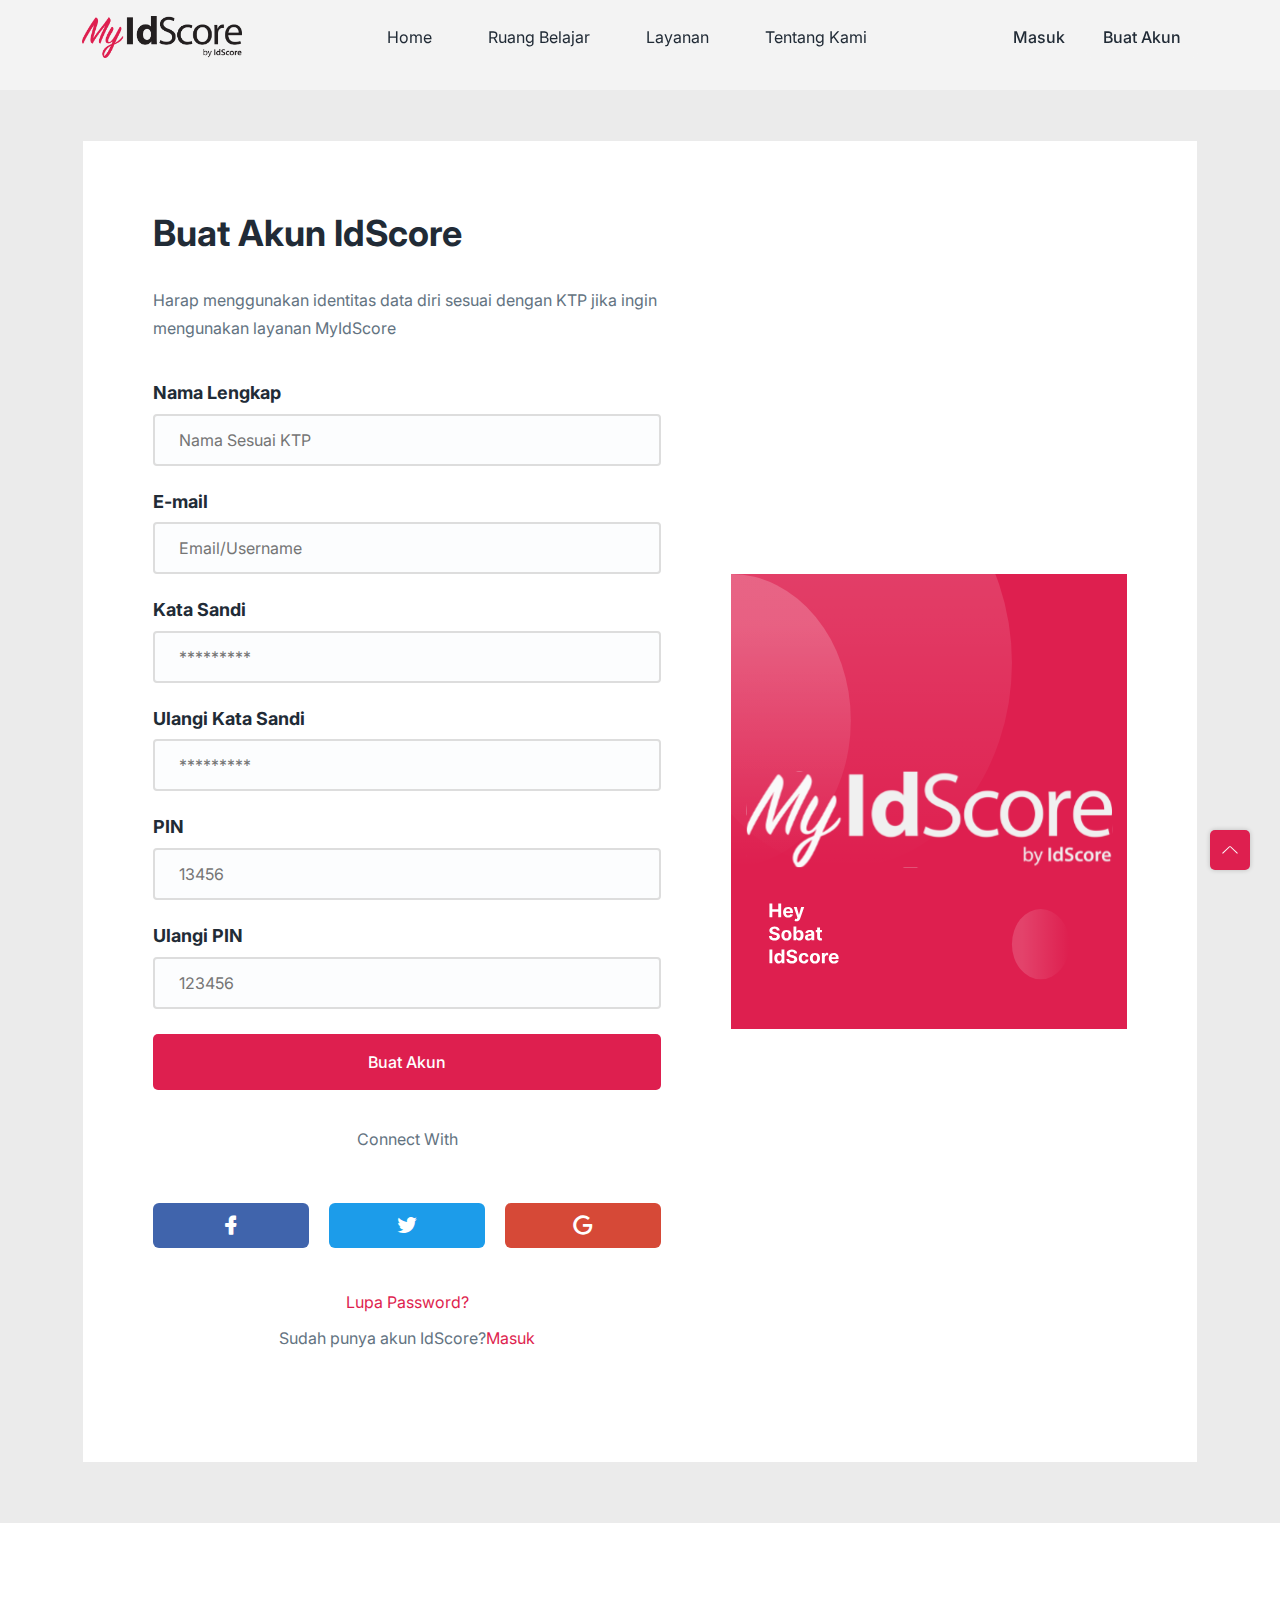
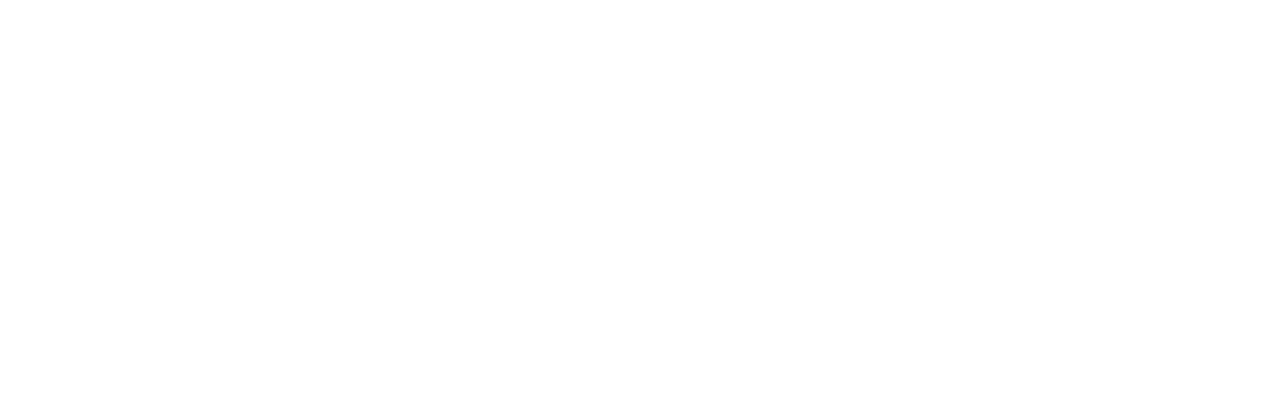
<file: register.html>
<!DOCTYPE html>
<html lang="en">
  <head>
    <meta charset="UTF-8" />
    <meta http-equiv="X-UA-Compatible" content="IE=edge" />
    <meta name="viewport" content="width=device-width, initial-scale=1.0" />
    <title>MyIdScore | PT Pefindo Biro Kredit</title>

        <!-- Primary Meta Tags -->
      <meta name="title" content="MyIdScore - Credit Scoring dari PT PEFINDO Biro Kredit">
      <meta name="description" content="MyIdScore - Credit Scoring dari PT PEFINDO Biro Kredit">
      <meta name="keywords" content="Credit, Score, Finance">
      <meta name="author" content="Dimas Rosidi">
    <!--====== Favicon Icon ======-->
    <link
      rel="shortcut icon"
      href="assets/images/faviconidscore.jpeg"
      type="image/svg"
    />

    <!-- ===== All CSS files ===== -->
    <link rel="stylesheet" href="assets/css/bootstrap.min.css" />
    <link rel="stylesheet" href="assets/css/animate.css" />
    <link rel="stylesheet" href="assets/css/lineicons.css" />
    <link rel="stylesheet" href="assets/css/ud-styles.css" />
    <link rel="stylesheet" href="assets/css/glightbox.min.css" />
  </head>
  <body>
    <!-- ====== Header Start ====== -->
    <header class="ud-header">
      <div class="container">
        <div class="row">
          <div class="col-lg-12">
            <nav class="navbar navbar-expand-lg">
              <a class="navbar-brand" href="index.html">
                <img src="assets/images/logo/sample_logo_myidscore.png" alt="Logo" />
              </a>
              <button class="navbar-toggler">
                <span class="toggler-icon"> </span>
                <span class="toggler-icon"> </span>
                <span class="toggler-icon"> </span>
              </button>

              <div class="navbar-collapse">
                <ul id="nav" class="navbar-nav mx-auto">
                  <li class="nav-item" class="active">
                    <a class="ud-menu-scroll" href="#home">Home</a>
                  </li>
                  <li class="nav-item">
                    <a class="ud-submenu-link" href="blog.html">Ruang Belajar</a>
                  </li>
                  <li class="nav-item">
                    <a class="ud-submenu-scroll" href="#pricing">Layanan</a>
                  </li>
                  <li class="nav-item">
                    <a class="ud-submenu-link" href="about.html">Tentang Kami</a>
                  </li>
                </ul>
              </div>

              <div class="navbar-btn d-none d-sm-inline-block">
                <a href="login.html" class="ud-main-btn ud-login-btn">
                  Masuk
                </a>
                <a class="ud-main-btn ud-white-btn" href="javascript:void(0)">
                  Buat Akun
                </a>
              </div>
            </nav>
          </div>
        </div>
      </div>
    </header>
    <!-- ====== Header End ====== -->
    <section class="ud-register">
        <div class="container">
            <div class="ud-register-wrapper wow fadeInUp">
                <div class="ud-register-content-wrapper">
                    <div class="ud-register-content">
                        <h2>
                            Buat Akun IdScore
                        </h2>
                        <p>
                            Harap menggunakan identitas data diri sesuai dengan KTP
                            jika ingin mengunakan layanan MyIdScore
                        </p>
                        <h5>
                            Nama Lengkap
                        </h5>
                          <form class="ud-login-form">
                            <div class="ud-form-group">
                              <input
                                type="name"
                                name="name"
                                placeholder="Nama Sesuai KTP"
                              />
                            </div>
                            <h5>
                                E-mail
                             </h5>
                             <div class="ud-form-group">
                               <input
                                 type="email"
                                 name="email"
                                 placeholder="Email/Username"
                               />
                             </div>
                            <h5>
                               Kata Sandi
                            </h5>
                            <div class="ud-form-group">
                              <input
                                type="password"
                                name="password"
                                placeholder="*********"
                              />
                            </div>
                            <h5>
                                Ulangi Kata Sandi
                             </h5>
                             <div class="ud-form-group">
                               <input
                                 type="password"
                                 name="password"
                                 placeholder="*********"
                               />
                             </div>
                            <h5>
                                PIN
                             </h5>
                             <div class="ud-form-group">
                               <input
                                 type="number"
                                 name="number"
                                 placeholder="13456"
                               />
                             </div>
                             <h5>
                                Ulangi PIN
                             </h5>
                             <div class="ud-form-group">
                               <input
                                 type="number"
                                 name="number"
                                 placeholder="123456"
                               />
                             </div>
                             
                            <div class="ud-form-group">
                              <button type="submit" class="ud-main-btn w-100">Buat Akun</button>
                            </div>
                          </form>
            
                          <div class="ud-socials-connect">
                            <p>Connect With</p>
            
                            <ul>
                              <li>
                                <a href="javascript:void(0)" class="facebook">
                                  <i class="lni lni-facebook-filled"></i>
                                </a>
                              </li>
                              <li>
                                <a href="javascript:void(0)" class="twitter">
                                  <i class="lni lni-twitter-filled"></i>
                                </a>
                              </li>
                              <li>
                                <a href="javascript:void(0)" class="google">
                                  <i class="lni lni-google"></i>
                                </a>
                              </li>
                            </ul>
                          </div>
            
                          <a class="forget-pass" href="javascript:void(0)">
                            Lupa Password?
                          </a>
                          <p class="signup-option">
                            Sudah punya akun IdScore? <a href="javascript:void(0)"> Masuk </a>
                          </p>
                    </div>   
                </div>
                <div class="ud-register-image">
                    <img src="assets/images/login/loginimg.svg" alt="about-image" />
                  </div>
            </div>
        </div>
    </section>
  <!-- ====== Footer Start ====== -->
  <footer class="ud-footer wow fadeInUp" data-wow-delay=".15s">
    <div class="shape shape-1">
      <img src="assets/images/footer/shape-1.svg" alt="shape" />
    </div>
  <div class="shape shape-2">
    <img src="assets/images/footer/shape-2.svg" alt="shape" />
  </div>
  <div class="shape shape-3">
    <img src="assets/images/footer/shape-3.svg" alt="shape" />
  </div>
  <div class="ud-footer-widgets">
    <div class="container">
      <div class="row">
        <div class="col-xl-3 col-lg-4 col-md-6">
          <div class="ud-widget">
            <a href="index.html" class="ud-footer-logo">
              <img src="assets/images/logo/sample_logo_myidscore.png" alt="logo" />
            </a>
            <p class="ud-widget-desc">
              Platform Credit Score yang menggabungkan data kredit dan data non-kredit.
            </p>
            <ul class="ud-widget-socials">
              <li>
                <a href="https://www.facebook.com/IdScore/">
                  <i class="lni lni-facebook-filled"></i>
                </a>
              </li>
              <li>
                <a href="https://twitter.com/idscore_ind">
                  <i class="lni lni-twitter-filled"></i>
                </a>
              </li>
              <li>
                <a href="https://www.instagram.com/idscore.id/">
                  <i class="lni lni-instagram-filled"></i>
                </a>
              </li>
              <li>
                <a href="https://www.linkedin.com/company/idscore">
                  <i class="lni lni-linkedin-original"></i>
                </a>
              </li>
            </ul>
          </div>
        </div>
  
        <div class="col-xl-3 col-lg-2 col-md-6 col-sm-6">
          <div class="ud-widget">
            <h5 class="ud-widget-title">Ruang Belajar</h5>
            <ul class="ud-widget-links">
              <li>
                <a class ="ud-main-scroll" href="#features">Apa Itu MyIdScore</a>
              </li>
              <li>
                <a class ="ud-main-scroll" href="#Service">Manfaat MyIdScore</a>
              </li>
              <li>
                <a class ="ud-main-link" href="blog.html#TelcoScore">Apa itu TelcoScore</a>
              </li>
              <li>
                <a class ="ud-main-scroll" href="#faq">FAQ</a>
              </li>
            </ul>
          </div>
        </div>
        <div class="col-xl-3 col-lg-3 col-md-6 col-sm-6">
          <div class="ud-widget">
            <h5 class="ud-widget-title">Tentang Kami</h5>
            <ul class="ud-widget-links">
              <li>
                <a href="about.html">Tentang IdScore</a>
              </li>
              <li>
                <a href="about.html#MyIdScore">Tentang MyIdScore</a>
              </li>
              <li>
                <a href="contact.html">Hubungi Kami</a>
              </li>
            </ul>
          </div>
        </div>
        <div class="col-xl-3 col-lg-3 col-md-6 col-sm-6">
          <div class="ud-widget">
            <h5 class="ud-widget-title">Terdaftar dan diawasi oleh</h5>
            <ul class="ud-widget-brands">
              <li>
                <a
                  href="https://ojk.go.id/"
                  rel="nofollow noopner"
                  target="_blank"
                >
                  <img 
                    src="assets/images/footer/brands/OJK logo big.svg"
                    alt="OJK"
                  />
                </a>
              </li>
            </ul>
          </div>
        </div>
      </div>
    </div>
  </div>
  <div class="ud-footer-bottom">
    <div class="container">
      <div class="row">
        <div class="col-md-8">
          <ul class="ud-footer-bottom-left">
            <li>
              <a href="javascript:void(0)">Copyright MyIdScore All Right Reseved</a>
            </li>
          </ul>
        </div>
        <div class="col-md-4">
          <p class="ud-footer-bottom-right">
            Designed and Developed by
            <a href="https://idscore.id" rel="nofollow">PT PEFINDO Biro Kredit</a>
          </p>
        </div>
      </div>
    </div>
  </div>
  </footer>
<!-- ====== Footer End ====== -->
    <!-- ====== Back To Top Start ====== -->
    <a href="javascript:void(0)" class="back-to-top">
        <i class="lni lni-chevron-up"> </i>
      </a>
    <!-- ====== Back To Top End ====== -->
        <!-- ====== All Javascript Files ====== -->
        <script src="assets/js/bootstrap.bundle.min.js"></script>
        <script src="assets/js/wow.min.js"></script>
        <script src="assets/js/main.js"></script>
      </body>
    </html>
</file>
<file: assets/css/ud-styles.css>
@import url("https://fonts.googleapis.com/css2?family=Inter:wght@200;300;400;500;600;700;800;900&display=swap");
:root {
  --font: "Inter", sans-serif;
  --body-color: #637381;
  --heading-color: #212b36;
  --primary-color: #DE1F4F;
  --white: #ffffff;
}

body {
  font-family: var(--font);
  font-weight: normal;
  font-style: normal;
  color: var(--body-color);
  overflow-x: hidden;
}

* {
  margin: 0;
  padding: 0;
  -webkit-box-sizing: border-box;
  box-sizing: border-box;
}

img {
  max-width: 100%;
}

a,
button,
input,
textarea {
  -webkit-transition: all 0.3s ease-out 0s;
  transition: all 0.3s ease-out 0s;
}

a,
a:focus,
input:focus,
textarea:focus,
button:focus,
.navbar-toggler:focus {
  text-decoration: none;
  outline: none;
  -webkit-box-shadow: none;
          box-shadow: none;
}

a:focus,
a:hover {
  text-decoration: none;
}

i,
span,
a {
  display: inline-block;
}

audio,
canvas,
iframe,
img,
svg,
video {
  vertical-align: middle;
}

h1,
h2,
h3,
h4,
h5,
h6 {
  font-weight: 700;
  color: var(--heading-color);
  margin: 0px;
}

h1 {
  font-size: 48px;
}

h2 {
  font-size: 36px;
}

h3 {
  font-size: 28px;
}

h4 {
  font-size: 22px;
}

h5 {
  font-size: 18px;
}

h6 {
  font-size: 16px;
}

ul,
ol {
  margin: 0px;
  padding: 0px;
  list-style-type: none;
}

p {
  font-size: 16px;
  font-weight: 400;
  line-height: 26px;
  color: var(--body-color);
  margin: 0px;
}

.bg_cover {
  background-position: center center;
  background-size: cover;
  background-repeat: no-repeat;
  width: 100%;
  height: 100%;
}

/*===== All Button Style =====*/
.ud-main-btn {
  display: inline-block;
  text-align: center;
  white-space: nowrap;
  vertical-align: middle;
  font-weight: 500;
  font-size: 16px;
  border-radius: 5px;
  padding: 15px 25px;
  border: 1px solid transparent;
  color: var(--white);
  cursor: pointer;
  z-index: 5;
  -webkit-transition: all 0.4s ease-out 0s;
  transition: all 0.4s ease-out 0s;
  background: var(--primary-color);
}

.ud-main-btn:hover {
  color: var(--white);
  background: var(--heading-color);
}

@media (max-width: 767px) {
  .container {
    padding-left: 40px;
    padding-right: 40px;
  }
}

@media only screen and (min-width: 576px) and (max-width: 767px) {
  .container {
    padding-left: 20px;
    padding-right: 20px;
  }
}

.back-to-top {
  width: 40px;
  height: 40px;
  line-height: 40px;
  background: var(--primary-color);
  -webkit-box-shadow: 0px 0px 5px rgba(0, 0, 0, 0.2);
          box-shadow: 0px 0px 5px rgba(0, 0, 0, 0.2);
  text-align: center;
  -webkit-box-pack: center;
      -ms-flex-pack: center;
          justify-content: center;
  -webkit-box-align: center;
      -ms-flex-align: center;
          align-items: center;
  border-radius: 5px;
  position: fixed;
  right: 30px;
  bottom: 30px;
  z-index: 99;
  color: var(--white);
}

.back-to-top:hover {
  color: var(--white);
  background: var(--heading-color);
}

/* ===== Header CSS ===== */
.ud-header {
  position: absolute;
  height: 90px;
  top: 0;
  left: 0;
  width: 100%;
  z-index: 99;
  -webkit-transition: all 0.3s ease-out 0s;
  transition: all 0.3s ease-out 0s;
  background-color: rgba(245, 245, 245, 0.726);
  -webkit-backdrop-filter: blur(50px);
          backdrop-filter: blur(50px);
}

.sticky {
  position: fixed;
  z-index: 99;
  background-color: rgba(255, 255, 255, 0.8);
  -webkit-backdrop-filter: blur(5px);
          backdrop-filter: blur(5px);
  -webkit-box-shadow: inset 0 -1px 0 0 rgba(0, 0, 0, 0.1);
  box-shadow: inset 0 -1px 0 0 rgba(0, 0, 0, 0.1);
  -webkit-transition: all 0.3s ease-out 0s;
  transition: all 0.3s ease-out 0s;
}

.sticky .navbar {
  padding: 0;
}

.navbar {
  padding: 0px 0;
  border-radius: 5px;
  position: relative;
  -webkit-transition: all 0.3s ease-out 0s;
  transition: all 0.3s ease-out 0s;
  
}

.navbar-brand {
  padding: 0;
}

@media only screen and (min-width: 768px) and (max-width: 991px), (max-width: 767px) {
  .navbar-brand {
    padding: 5px 0px;
  }
}

.navbar-brand img {
  max-width: 160px;
}

.navbar-toggler {
  padding: 0;
}

.navbar-toggler .toggler-icon {
  width: 30px;
  height: 2px;
  background-color: var(--white);
  display: block;
  margin: 5px 0;
  position: relative;
  -webkit-transition: all 0.3s ease-out 0s;
  transition: all 0.3s ease-out 0s;
}

.navbar-toggler.active .toggler-icon:nth-of-type(1) {
  -webkit-transform: rotate(45deg);
  transform: rotate(45deg);
  top: 7px;
}

.navbar-toggler.active .toggler-icon:nth-of-type(2) {
  opacity: 0;
}

.navbar-toggler.active .toggler-icon:nth-of-type(3) {
  -webkit-transform: rotate(135deg);
  transform: rotate(135deg);
  top: -7px;
}

@media only screen and (min-width: 768px) and (max-width: 991px), (max-width: 767px) {
  .navbar-collapse {
    position: absolute;
    top: 100%;
    right: 0;
    max-width: 300px;
    width: 100%;
    background-color: var(--white);
    z-index: 9;
    -webkit-box-shadow: 0px 15px 20px 0px rgba(0, 0, 0, 0.1);
    box-shadow: 0px 15px 20px 0px rgba(0, 0, 0, 0.1);
    padding: 0px;
    display: none;
    border-radius: 5px;
  }
  .navbar-collapse.show {
    display: block;
  }
}

@media only screen and (min-width: 768px) and (max-width: 991px), (max-width: 767px) {
  .navbar-nav {
    padding: 20px 30px;
  }
}

.navbar-nav .nav-item {
  position: relative;
  padding: 0px 20px;
}

@media only screen and (min-width: 992px) and (max-width: 1199px) {
  .navbar-nav .nav-item {
    padding: 0px 12px;
  }
}

@media only screen and (min-width: 768px) and (max-width: 991px), (max-width: 767px) {
  .navbar-nav .nav-item {
    padding: 0px;
  }
}

.navbar-nav .nav-item > a {
  font-size: 16px;
  font-weight: 400;
  color: var(--heading-color);
  -webkit-transition: all 0.3s ease-out 0s;
  transition: all 0.3s ease-out 0s;
  padding: 25px 8px;
  position: relative;
}

@media only screen and (min-width: 768px) and (max-width: 991px), (max-width: 767px) {
  .navbar-nav .nav-item > a {
    display: block;
    padding: 8px 0;
    color: var(--heading-color);
  }
}

.navbar-nav .nav-item > a:hover, .navbar-nav .nav-item > a.active {
  color:var(--primary-color);
  opacity: 0.5;
}

@media only screen and (min-width: 768px) and (max-width: 991px), (max-width: 767px) {
  .navbar-nav .nav-item > a:hover, .navbar-nav .nav-item > a.active {
    color: var(--primary-color);
    opacity: 1;
  }
}

.navbar-nav .nav-item .ud-submenu {
  position: absolute;
  width: 250px;
  background: var(--white);
  top: 110%;
  padding: 20px 30px;
  -webkit-box-shadow: 0 15px 44px rgba(140, 140, 140, 0.18);
          box-shadow: 0 15px 44px rgba(140, 140, 140, 0.18);
  border-radius: 5px;
  opacity: 0;
  visibility: hidden;
  -webkit-transition: all 0.3s ease-out 0s;
  transition: all 0.3s ease-out 0s;
}

@media only screen and (min-width: 768px) and (max-width: 991px), (max-width: 767px) {
  .navbar-nav .nav-item .ud-submenu {
    position: static;
    -webkit-box-shadow: none;
            box-shadow: none;
    width: 100%;
    padding: 0px;
    opacity: 1;
    visibility: visible;
    display: none;
  }
}

.navbar-nav .nav-item .ud-submenu.show {
  display: block;
}

.navbar-nav .nav-item .ud-submenu .ud-submenu-link {
  padding: 7px 0;
  color: var(--heading-color);
  font-size: 14px;
}

.navbar-nav .nav-item .ud-submenu .ud-submenu-link:hover {
  color: var(--primary-color);
}

.navbar-nav .nav-item:hover > a {
  color: var(--primary-color);
  opacity: 1;
}

@media only screen and (min-width: 768px) and (max-width: 991px), (max-width: 767px) {
  .navbar-nav .nav-item:hover > a {
    color: var(--primary-color);
    opacity: 1;
  }
}

.navbar-nav .nav-item:hover > .ud-submenu {
  opacity: 1;
  visibility: visible;
  top: 100%;
}

.navbar-nav .nav-item.nav-item-has-children > a {
  position: relative;
}

.navbar-nav .nav-item.nav-item-has-children > a::after {
  content: "";
  -webkit-box-sizing: border-box;
          box-sizing: border-box;
  position: absolute;
  width: 10px;
  height: 10px;
  border-bottom: 2px solid;
  border-right: 2px solid;
  -webkit-transform: rotate(45deg) translateY(-50%);
          transform: rotate(45deg) translateY(-50%);
  right: -15px;
  top: 50%;
  margin-top: -2px;
}

@media only screen and (min-width: 768px) and (max-width: 991px), (max-width: 767px) {
  .navbar-nav .nav-item.nav-item-has-children > a::after {
    right: 5px;
  }
}

@media only screen and (min-width: 768px) and (max-width: 991px), (max-width: 767px) {
  .navbar-btn {
    position: absolute;
    top: 50%;
    right: 50px;
    -webkit-transform: translateY(-50%);
    transform: translateY(-50%);

  }
}

.navbar-btn .ud-main-btn {
  padding: 8px 16px;
  background: transparent;
  color: var(--heading-color);
}

.navbar-btn .ud-login-btn:hover {
  opacity: 1;
  background: var(--primary-color);
  color : var(--white)
}

.navbar-btn .ud-white-btn {
  background: rgba(255, 255, 255, 0.062);
}

.navbar-btn .ud-white-btn:hover {
  background: rgba(255, 255, 255, 0.973);
  color: var(--primary-color);
}

.sticky .navbar-toggler .toggler-icon {
  background-color: var(--heading-color);
}

.sticky .navbar-nav .nav-item:hover > a {
  color: var(--primary-color);
  opacity: 1;
}

.sticky .navbar-nav .nav-item a {
  color: var(--heading-color);
}

.sticky .navbar-nav .nav-item a.active, .sticky .navbar-nav .nav-item a:hover {
  color: var(--primary-color);
  opacity: 1;
}

.sticky .navbar-btn .ud-main-btn.ud-login-btn {
  color: var(--primary-color);
}

.sticky .navbar-btn .ud-main-btn.ud-login-btn:hover {
  color: var(--heading-color);
  background-color: white;
  opacity: 1;
}

.sticky .navbar-btn .ud-white-btn {
  background: var(--primary-color);
  color: var(--white);
}

.sticky .navbar-btn .ud-white-btn:hover {
  background: var(--heading-color);
}

/* ===== Hero CSS ===== */
/* ===== Buttons Css ===== */
.slider-one .bd-example .carousel .carousel-inner .carousel-item .carousel-caption .carousel-btn li .primary-btn {
  background: var(--primary-color);
  color: var(--white);
  box-shadow: var(--shadow-2);
}
.slider-one .bd-example .carousel .carousel-inner .carousel-item .carousel-caption .carousel-btn li .active.primary-btn, .slider-one .bd-example .carousel .carousel-inner .carousel-item .carousel-caption .carousel-btn li .primary-btn:hover, .slider-one .bd-example .carousel .carousel-inner .carousel-item .carousel-caption .carousel-btn li .primary-btn:focus {
  background: var(--primary-color);
  color: var(--white);
  box-shadow: var(--shadow-2);
}
.slider-one .bd-example .carousel .carousel-inner .carousel-item .carousel-caption .carousel-btn li .deactive.primary-btn {
  background: var(--gray-4);
  color: var(--dark-3);
  pointer-events: none;
}

.slider-one .bd-example .carousel .carousel-inner .carousel-item .carousel-caption .carousel-btn li .primary-btn-outline {
  border-color: var(--primary);
  color: var(--primary);
}
.slider-one .bd-example .carousel .carousel-inner .carousel-item .carousel-caption .carousel-btn li .active.primary-btn-outline, .slider-one .bd-example .carousel .carousel-inner .carousel-item .carousel-caption .carousel-btn li .primary-btn-outline:hover, .slider-one .bd-example .carousel .carousel-inner .carousel-item .carousel-caption .carousel-btn li .primary-btn-outline:focus {
  background: var(--primary-dark);
  color: var(--white);
}
.slider-one .bd-example .carousel .carousel-inner .carousel-item .carousel-caption .carousel-btn li .deactive.primary-btn-outline {
  color: var(--dark-3);
  border-color: var(--gray-4);
  pointer-events: none;
}

/*===== SLIDER ONE =====*/
.slider-one .bd-example .carousel .carousel-inner {
  background-color: var(--primary);
}
.slider-one .bd-example .carousel .carousel-inner .carousel-item {
  height: auto;
  padding: 300px 0;
  position: relative;
}
@media only screen and (min-width: 768px) and (max-width: 991px) {
  .slider-one .bd-example .carousel .carousel-inner .carousel-item {
    padding: 200px 0;
  }
}
@media (max-width: 767px) {
  .slider-one .bd-example .carousel .carousel-inner .carousel-item {
    padding: 150px 0;
  }
}
.slider-one .bd-example .carousel .carousel-inner .carousel-item::before {
  position: absolute;
  content: "";
  left: 0;
  top: 0;
  height: 100%;
  width: 100%;
  background-color: #F4F7FA;
  opacity: 0.4;
}
@media (max-width: 767px) {
  .slider-one .bd-example .carousel .carousel-inner .carousel-item {
    height: 400px;
  }
}
.slider-one .bd-example .carousel .carousel-inner .carousel-item .carousel-caption {
  top: 50%;
  bottom: auto;
  -webkit-transform: translateY(-50%);
  -moz-transform: translateY(-50%);
  -ms-transform: translateY(-50%);
  -o-transform: translateY(-50%);
  transform: translateY(-50%);
  width: 100%;
  left: 0;
}
.slider-one .bd-example .carousel .carousel-inner .carousel-item .carousel-caption .carousel-title {
  font-size: 44px;
  font-weight: 700;
  color: var(--primary-color);
  line-height: 55px;
}
@media only screen and (min-width: 768px) and (max-width: 991px) {
  .slider-one .bd-example .carousel .carousel-inner .carousel-item .carousel-caption .carousel-title {
    font-size: 35px;
    line-height: 32px;
    margin-top: 12px;
  }
}
@media (max-width: 767px) {
  .slider-one .bd-example .carousel .carousel-inner .carousel-item .carousel-caption .carousel-title {
    font-size: 24px;
    line-height: 32px;
    margin-top: 12px;
  }
}
.slider-one .bd-example .carousel .carousel-inner .carousel-item .carousel-caption .text {
  color: #fdfdfd;
  display: block;
  margin: 20px 0;
  font-weight: 400;
  font-size: 20px;
}
@media (max-width: 767px) {
  .slider-one .bd-example .carousel .carousel-inner .carousel-item .carousel-caption .text {
  font-size: 16px;
  line-height: 20px;
  }
}
.slider-one .bd-example .carousel .carousel-inner .carousel-item .carousel-caption .carousel-btn li {
  display: inline-block;
  margin: 16px 8px 0;
}
@media (max-width: 767px) {
  .slider-one .bd-example .carousel .carousel-inner .carousel-item .carousel-caption .carousel-btn li {
    margin: 16px 3px 0;
  }
}
.slider-one .bd-example .carousel .carousel-inner .carousel-item .carousel-caption .carousel-btn li .primary-btn {
  background-color: var(--primary-color);
  color: var(--primary);
  border: 1px solid transparent;
}
.slider-one .bd-example .carousel .carousel-inner .carousel-item .carousel-caption .carousel-btn li .primary-btn:hover {
  background-color: transparent;
  border-color: var(--white);
  color: var(--primary-color);
}
.slider-one .bd-example .carousel .carousel-inner .carousel-item .carousel-caption .carousel-btn li .primary-btn-outline {
  border-color: var(--white);
  color: var(--white);
}
.slider-one .bd-example .carousel .carousel-inner .carousel-item .carousel-caption .carousel-btn li .primary-btn-outline:hover {
  border-color: transparent;
  background-color: var(--white);
  color: var(--heading-color);
}

.ud-hero-buttons .ud-link-btn:hover {
  color: var(--white);
  background: var(--heading-color);
  opacity: 1;
}

.slider-one .bd-example .carousel .carousel-control-prev, .slider-one .bd-example .carousel .carousel-control-next {
  top: 50%;
  width: 55px;
  height: 55px;
  line-height: 55px;
  text-align: center;
  border: 1px solid var(--white);
  font-size: 20px;
  color: var(--white);
  -webkit-transform: translateY(-50%);
  -moz-transform: translateY(-50%);
  -ms-transform: translateY(-50%);
  -o-transform: translateY(-50%);
  transform: translateY(-50%);
  bottom: auto;
  left: 30px;
  opacity: 1;
  z-index: 99;
  border-radius: 50%;
  -webkit-transition: all 0.4s ease-out 0s;
  -moz-transition: all 0.4s ease-out 0s;
  -ms-transition: all 0.4s ease-out 0s;
  -o-transition: all 0.4s ease-out 0s;
  transition: all 0.4s ease-out 0s;
}
.slider-one .bd-example .carousel .carousel-control-prev:hover, .slider-one .bd-example .carousel .carousel-control-next:hover {
  background-color: var(--white);
  color: var(--primary);
  border-color: transparent;
}
@media only screen and (min-width: 992px) and (max-width: 1199px) {
  .slider-one .bd-example .carousel .carousel-control-prev, .slider-one .bd-example .carousel .carousel-control-next {
    left: 30px;
  }
}
@media only screen and (min-width: 768px) and (max-width: 991px) {
  .slider-one .bd-example .carousel .carousel-control-prev, .slider-one .bd-example .carousel .carousel-control-next {
    left: 30px;
    width: 50px;
    height: 50px;
    line-height: 50px;
  }
}
@media (max-width: 767px) {
  .slider-one .bd-example .carousel .carousel-control-prev, .slider-one .bd-example .carousel .carousel-control-next {
    left: 20px;
    width: 40px;
    height: 40px;
    line-height: 40px;
  }
}
.slider-one .bd-example .carousel .carousel-control-next {
  right: 30px;
  left: auto;
}
@media only screen and (min-width: 992px) and (max-width: 1199px) {
  .slider-one .bd-example .carousel .carousel-control-next {
    right: 40px;
  }
}
@media only screen and (min-width: 768px) and (max-width: 991px) {
  .slider-one .bd-example .carousel .carousel-control-next {
    right: 40px;
  }
}
@media (max-width: 767px) {
  .slider-one .bd-example .carousel .carousel-control-next {
    right: 20px;
  }
}
.slider-one .bd-example .carousel .carousel-indicators {
  margin-bottom: 50px;
}
@media only screen and (min-width: 768px) and (max-width: 991px) {
  .slider-one .bd-example .carousel .carousel-indicators {
    margin-bottom: 40px;
  }
}
@media (max-width: 767px) {
  .slider-one .bd-example .carousel .carousel-indicators {
    margin-bottom: 30px;
  }
}
.slider-one .bd-example .carousel .carousel-indicators li {
  width: 10px;
  height: 10px;
  background-color: var(--white);
  border-radius: 50px;
  border: 0;
  margin: 0px 5px;
  -webkit-transition: all 0.4s ease-out 0s;
  -moz-transition: all 0.4s ease-out 0s;
  -ms-transition: all 0.4s ease-out 0s;
  -o-transition: all 0.4s ease-out 0s;
  transition: all 0.4s ease-out 0s;
}
.slider-one .bd-example .carousel .carousel-indicators li.active {
  width: 20px;
  background-color: var(--white);
  border-radius: 5px;
}
.slider-one .bd-example .carousel .carousel-indicators li:hover {
  opacity: 1;
}
/* ===== Features CSS ===== */
.ud-features {
  padding-top: 120px;
  padding-bottom: 90px;
}

@media (max-width: 767px) {
  .ud-features {
    padding-top: 80px;
    padding-bottom: 40px;
  }
}

.ud-section-title {
  max-width: 620px;
  margin-bottom: 70px;
}

.ud-section-title span {
  font-weight: 600;
  font-size: 18px;
  color: var(--primary-color);
  margin-bottom: 0px;
}

@media (max-width: 767px) {
  .ud-section-title span {
    font-size: 15px;
  }
}

.ud-section-title h2 {
  font-weight: 700;
  font-size: 42px;
  line-height: 55px;
  text-transform: capitalize;
  color: var(--heading-color);
  margin-bottom: 20px;
}

.ud-section-title p {
  font-size: 20px;
  line-height: 30px;
}

@media (max-width: 767px) {
  .ud-section-title p {
    font-size: 16px;
    line-height: 26px;
  }
}

.ud-single-feature {
  margin-bottom: 40px;
}

.ud-single-feature:hover .ud-feature-icon::before {
  -webkit-transform: rotate(45deg);
  transform: rotate(45deg);
}

.ud-single-feature .ud-feature-icon {
  width: 70px;
  height: 70px;
  display: -webkit-box;
  display: -ms-flexbox;
  display: flex;
  -webkit-box-align: center;
      -ms-flex-align: center;
          align-items: center;
  -webkit-box-pack: center;
      -ms-flex-pack: center;
          justify-content: center;
  border-radius: 14px;
  background: var(--primary-color);
  font-size: 32px;
  color: var(--white);
  position: relative;
  z-index: 1;
  text-align: center;
  margin-bottom: 40px;
}

.ud-single-feature .ud-feature-icon::before {
  content: "";
  position: absolute;
  width: 100%;
  height: 100%;
  top: 0;
  left: 0;
  border-radius: 14px;
  background: var(--primary-color);
  opacity: 0.2;
  z-index: -1;
  -webkit-transform: rotate(23deg);
  transform: rotate(23deg);
  -webkit-transition: all 0.3s ease-out 0s;
  transition: all 0.3s ease-out 0s;
}

.ud-single-feature .ud-feature-title {
  font-weight: 700;
  font-size: 20px;
  line-height: 28px;
  margin-bottom: 12px;
}

@media only screen and (min-width: 992px) and (max-width: 1199px) {
  .ud-single-feature .ud-feature-title {
    font-size: 18px;
    line-height: 26px;
  }
}

.ud-single-feature .ud-feature-desc {
  font-size: 16px;
  line-height: 24px;
  margin-bottom: 40px;
}

.ud-single-feature .ud-feature-link {
  font-weight: 500;
  color: var(--body-color);
}

.ud-single-feature .ud-feature-link:hover {
  color: var(--primary-color);
}

/* ===== About CSS ===== */
.ud-about {
  background: #ebebeb;
  padding: 120px 0;
}

@media (max-width: 767px) {
  .ud-about {
    padding: 80px 0;
  }
}

.ud-about-wrapper {
  background: var(--white);
  border: 1px solid rgba(0, 0, 0, 0.08);
  display: -webkit-box;
  display: -ms-flexbox;
  display: flex;
  -webkit-box-pack: justify;
      -ms-flex-pack: justify;
          justify-content: space-between;
}

@media only screen and (min-width: 768px) and (max-width: 991px), (max-width: 767px) {
  .ud-about-wrapper {
    display: block;
  }
}

.ud-about-content-wrapper {
  padding: 70px;
}

@media (max-width: 767px) {
  .ud-about-content-wrapper {
    padding: 50px 30px;
  }
}

@media only screen and (min-width: 576px) and (max-width: 767px) {
  .ud-about-content-wrapper {
    padding: 50px;
  }
}

.ud-about-content {
  max-width: 500px;
}

.ud-about-content .tag {
  font-weight: 500;
  font-size: 14px;
  color: var(--white);
  background: var(--primary-color);
  padding: 5px 20px;
  display: inline-block;
  margin-bottom: 20px;
}

.ud-about-content h2 {
  font-weight: bold;
  font-size: 36px;
  line-height: 45px;
  margin-bottom: 30px;
}

@media (max-width: 767px) {
  .ud-about-content h2 {
    font-size: 26px;
    line-height: 38px;
  }
}

.ud-about-content p {
  font-size: 16px;
  line-height: 28px;
  margin-bottom: 40px;
}

.ud-about-content .ud-main-btn:hover {
  background:var(--heading-color);
  -webkit-box-shadow: 0px 0px 10px rgba(0, 0, 0, 0.3);
          box-shadow: 0px 0px 10px rgba(0, 0, 0, 0.3);
}

@media only screen and (min-width: 768px) and (max-width: 991px), (max-width: 767px) {
  .ud-about-image {
    text-align: center;
  }
}
.ud-about-image{
  margin: auto;
}
/*======================================
    Process Area CSS
========================================*/
.service img {
  width: 100%;
  margin-top: 100px;
  margin-bottom: 100px;
}

@media only screen and (min-width: 1200px) and (max-width: 1399px) {
  .service .content {
    padding-left: 50px;
    margin-top: 100px;
    margin-bottom: 100px;
  }
}

@media only screen and (min-width: 1400px) {
  .service .content {
    padding-left: 50px;
    margin-top: 60px;
  }
}

@media only screen and (min-width: 768px) and (max-width: 991px) {
  .service .content {
    margin-top: 60px;
  }
}

@media (max-width: 767px) {
  .service .content {
    margin-top: 50px;
  }
}

.service .content h4 {
  color: var(--primary-color);
  font-size: 13px;
  font-weight: 600;
  margin-bottom: 20px;
  
}

.service .content h2 {
  font-size: 35px;
  font-weight: 700;
  line-height: 48px;
  margin-bottom: 16px;
}

@media only screen and (min-width: 768px) and (max-width: 991px) {
  .service .content h2 {
    font-size: 30px;
    font-weight: 700;
    line-height: 42px;
  }
}

@media (max-width: 767px) {
  .service .content h2 {
    font-size: 24px;
    font-weight: 700;
    line-height: 34px;
  }
}

.service .content p {
  font-size: 16px;
}

.service .content .list .single-list {
  position: relative;
  padding-left: 42px;
  margin-top: 30px;
  display: inline-block;
}

@media only screen and (min-width: 768px) and (max-width: 991px) {
  .service .content .list .single-list {
    width: 49%;
  }
}

.service .content .list .single-list .list-icon {
  height: 20px;
  width: 20px;
  line-height: 20px;
  text-align: center;
  display: block;
  border-radius: 50%;
  color: var(--primary-color);
  font-size: 11px;
  background-color: #fff;
  position: absolute;
  left: 0;
  top: 0;
  -webkit-transition: all 0.4s ease;
  transition: all 0.4s ease;
  background-color: var(--primary-color);
  color: #fff;
}

.service .content .list .single-list:hover .list-icon {
  -webkit-transform: rotate(360deg);
          transform: rotate(360deg);
}

.service .content .list .single-list h4 {
  color: #081828;
  font-size: 15px;
  margin-bottom: 10px;
}

.service .content .list .single-list p {
  margin: 0;
  font-size: 15px;
  line-height: 24px;
}
/* ===== About CSS ===== */
/*=============================
	03. Start Features CSS
===============================*/
.Features {
  background: #ffffff;
  margin-top: 60px;
  margin-bottom: 60px;
}

.Features .feature-content {
  padding-left: 50px;
  padding-bottom: 30px;
}

.Features .feature-content .title {
  margin-bottom: 30px;
}

.Features .feature-content .title span {
  text-transform: capitalize;
  font-size: 14px;
  display: inline-block;
  background: var(--primary-color);
  color: #fff;
  padding: 4px 18px;
  margin-bottom: 5px;
}

.Features .feature-content .title h3 {
  font-size: 40px;
  line-height: 50px;
  font-weight: 700;
}

.Features .feature-item {
  margin-bottom: 15px;
  position: relative;
  padding-left: 80px;
  padding-right: 30px;
}

.Features .feature-item:last-child {
  margin-bottom: 0;
}

.Features .feature-item .feature-thumb {
  height: 55px;
  width: 55px;
  background: url("../images/feature-icon-bg.png") no-repeat center center;
  background-size: contain;
  font-size: 23px;
  line-height: 55px;
  text-align: center;
  color: #ffffff;
  display: inline-block;
  position: absolute;
  left: 0;
  top: 10px;
}

.Features .feature-item .banner-content {
  /*! padding-left: 34px; */
  display: inline-block;
}

.Features .feature-item .banner-content .title {
  font-weight: 700;
  text-transform: capitalize;
  margin-bottom: 0px;
  font-size: 18px;
  font-weight: 600;
  line-height: 38px;
}

.Features .feature-item .banner-content p {
  color: #777;
  font-weight: 400;
  font-size: 14px;
  display: block;
  margin-top: 6px;
}

.feature-right {
  position: relative;
  background-image: url('../images/videoidscore/videotumbhnail.png');
  background-size: cover;
  background-repeat: no-repeat;
  height: 100%;
  width: 100%;
  border-radius: 20px;
}

.feature-right .watch-inner {
  display: inline-block;
  text-align: center;
  display: block;
  position: absolute;
  left: 50%;
  margin-left: -40px;
  top: 50%;
  margin-top: -80px;
}

.feature-right .video-head {
  display: inline-block;
  border-radius: 100%;
  -webkit-transition: all 0.4s ease;
  -moz-transition: all 0.4s ease;
  transition: all 0.4s ease;
  margin-top: 35px;
}

.feature-right .video-head .video {
  height: 100px;
  width: 100px;
  line-height: 100px;
  text-align: center;
  background: #fff;
  color: #333;
  border-radius: 100%;
  display: inline-block;
  font-size: 28px;
  padding-left: 5px;
}

.feature-right .video-head .video:hover {
  background: var(--primary-color);
  color: #fff;
}

.feature-right .video-head .video {
  height: 80px;
  width: 80px;
  background: var(--white);
  color: var(--primary-color);
  text-align: center;
  line-height: 84px;
  border-radius: 50%;
  position: relative;
  z-index: 5;
}

.feature-right .video-head .video:before {
  position: absolute;
  content: '';
  height: 100%;
  width: 100%;
  border-radius: 50%;
  border: 1px solid var(--primary-color);
  top: 0;
  left: 0;
  z-index: -1;
  -webkit-animation: play-btn-1 2s linear infinite;
  -moz-animation: play-btn-1 2s linear infinite;
  -o-animation: play-btn-1 2s linear infinite;
  animation: play-btn-1 2s linear infinite;
}

.feature-right .video-head .video:after {
  position: absolute;
  content: '';
  height: 100%;
  width: 100%;
  border-radius: 50%;
  border: 1px solid var(--primary-color);
  top: 0;
  left: 0;
  z-index: -1;
  -webkit-animation: play-btn-2 1.5s linear infinite;
  -moz-animation: play-btn-2 1.5s linear infinite;
  -o-animation: play-btn-2 1.5s linear infinite;
  animation: play-btn-2 1.5s linear infinite;
}
/* Tablet Screen */
@media only screen and (min-width: 768px) and (max-width: 991px) {
	.Features .feature-content {
		padding-left: 12px;
		padding-bottom: 30px;
	}

	.Features .feature-content .title h3 {
		font-size: 28px;
		line-height: 34px;
	}

	.Features .feature-item .banner-content .title {
		line-height: 27px;
	}

	.Features .feature-item .feature-thumb {
		top: 4px;
	}
}
/* Mobile Screen */
@media only screen and (max-width: 767px) {
.feature-right {
  height: 400px;
  margin-bottom: 30px;
}

.Features .feature-content {
  padding-left: 0;
  padding-bottom: 0;
}

.Features .feature-content .title h3 {
  font-size: 28px;
  line-height: 34px;
}

.Features .feature-item .banner-content .title {
  line-height: 27px;
}
}


/* ===== Pricing CSS ===== */
.ud-pricing {
  padding-top: 120px;
  padding-bottom: 90px;
}

@media (max-width: 767px) {
  .ud-pricing {
    padding-top: 80px;
    padding-bottom: 40px;
  }
}

.ud-single-pricing {
  margin-bottom: 40px;
  background: var(--white);
  border: 2px solid #d4deff;
  border-radius: 8px;
  text-align: center;
  padding: 45px 30px;
  position: relative;
}

.ud-single-pricing.active {
  background: -webkit-gradient(linear, left top, left bottom, from(#3056d3), to(#179bee));
  background: linear-gradient(180deg, #3056d3 0%, #179bee 100%);
  border: none;
  padding: 55px 30px;
}

.ud-single-pricing.active .ud-pricing-header h3,
.ud-single-pricing.active .ud-pricing-header h4 {
  color: var(--white);
}

.ud-single-pricing.active .ud-pricing-body li {
  color: var(--white);
}

.ud-single-pricing.first-item::after, .ud-single-pricing.last-item::after {
  content: "";
  position: absolute;
  width: 55px;
  height: 55px;
  z-index: 1;
}

.ud-single-pricing.first-item::after {
  background: var(--primary-color);
  left: -2px;
  bottom: -2px;
  border-radius: 0px 55px 0px 8px;
}

.ud-single-pricing.last-item::after {
  background: #13c296;
  top: -2px;
  right: -2px;
  border-radius: 0px 8px 0px 55px;
}

.ud-single-pricing .ud-popular-tag {
  display: inline-block;
  padding: 10px 25px;
  background: var(--white);
  border-radius: 30px;
  color: var(--primary-color);
  margin-bottom: 20px;
  font-weight: 600;
}

.ud-single-pricing .ud-pricing-header h3 {
  font-weight: 500;
  font-size: 15px;
  margin-bottom: 8px;
}

.ud-single-pricing .ud-pricing-header h4 {
  font-weight: 600;
  font-size: 26px;
  color: var(--primary-color);
  margin-bottom: 40px;
}

.ud-single-pricing .ud-pricing-body {
  margin-bottom: 40px;
}

.ud-single-pricing .ud-pricing-body li {
  font-weight: 500;
  font-size: 15px;
  margin-bottom: 18px;
}

.ud-single-pricing .ud-main-btn {
  border-radius: 30px;
  padding: 15px 40px;
}

.ud-single-pricing .ud-border-btn {
  border: 1px solid #d4deff;
  color: var(--primary-color);
  background: var(--white);
}

.ud-single-pricing .ud-border-btn:hover {
  color: var(--white);
  border-color: var(--primary-color);
  background: var(--primary-color);
}

.ud-single-pricing .ud-white-btn {
  background: var(--white);
  color: var(--heading-color);
}

.ud-single-pricing .ud-white-btn:hover {
  color: var(--white);
  background: var(--heading-color);
}
/*START TO CALL ACTION*/

.call-action {
  background-color: #3865F2;
}

.call-action .cta-content {
  text-align: center;
  padding: 0px 50px;
  padding-top: 32px;
  padding-bottom: 32px;
}

@media only screen and (min-width: 768px) and (max-width: 991px) {
  .call-action .cta-content {
    padding: 0;
    margin-bottom: 20px;
  }
}

@media (max-width: 767px) {
  .call-action .cta-content {
    padding: 0;
    margin-bottom: 20px;
  }
}

.call-action .cta-content h2 {
  color: #fff;
  line-height: 50px;
  font-size: 38px;
  font-weight: 700;
  margin-bottom: 30px;
}

@media only screen and (min-width: 768px) and (max-width: 991px) {
  .call-action .cta-content h2 {
    font-size: 24px;
    line-height: 40px;
    margin-top: 20px;
  }
}

@media (max-width: 767px) {
  .call-action .cta-content h2 {
    font-size: 22px;
    line-height: 32px;
    margin-top: 20px;
  }
}

.call-action .cta-content p {
  color: #fff;
  padding: 0px 50px;
}

@media only screen and (min-width: 768px) and (max-width: 991px) {
  .call-action .cta-content p {
    padding: 0;
  }
}

@media (max-width: 767px) {
  .call-action .cta-content p {
    padding: 0;
  }
}

.call-action .cta-content .button {
  margin-top: 40px;
}

.call-action .cta-content .button .btn {
  background-color: #fff;
  color: #3865F2;
}

.call-action .cta-content .button .btn:hover {
  color: #fff;
  background-color: #081828;
}


/* ===== FAQ CSS ===== */
.ud-faq {
  padding-top: 120px;
  padding-bottom: 90px;
  background: #f3f4fe;
  position: relative;
  z-index: 1;
}

@media (max-width: 767px) {
  .ud-faq {
    padding-top: 80px;
    padding-bottom: 50px;
  }
}

.ud-faq .shape {
  position: absolute;
  z-index: -1;
  left: 0;
  bottom: 0;
}

.ud-single-faq {
  background: var(--white);
  border: 1px solid #f3f4fe;
  -webkit-box-shadow: 0px 20px 95px rgba(201, 203, 204, 0.3);
          box-shadow: 0px 20px 95px rgba(201, 203, 204, 0.3);
  border-radius: 10px;
  margin-bottom: 30px;
}

.ud-single-faq .ud-faq-btn {
  text-align: left;
  display: -webkit-box;
  display: -ms-flexbox;
  display: flex;
  width: 100%;
  -webkit-box-align: center;
      -ms-flex-align: center;
          align-items: center;
  border: none;
  background: transparent;
  font-weight: 600;
  font-size: 18px;
  color: var(--heading-color);
  opacity: 0.88;
  padding: 30px;
}

@media only screen and (min-width: 992px) and (max-width: 1199px), (max-width: 767px) {
  .ud-single-faq .ud-faq-btn {
    padding: 15px;
  }
}

.ud-single-faq .ud-faq-btn.collapsed span.icon i {
  -webkit-transform: rotate(0deg);
  transform: rotate(0deg);
}

.ud-single-faq .ud-faq-btn span.icon {
  display: -webkit-box;
  display: -ms-flexbox;
  display: flex;
  -webkit-box-align: center;
      -ms-flex-align: center;
          align-items: center;
  -webkit-box-pack: center;
      -ms-flex-pack: center;
          justify-content: center;
  width: 42px;
  height: 42px;
  background: rgba(48, 86, 211, 0.06);
  border-radius: 10px;
  color: var(--primary-color);
  margin-right: 24px;
}

.ud-single-faq .ud-faq-btn span.icon i {
  -webkit-transform: rotate(180deg);
  transform: rotate(180deg);
  -webkit-transition: all 0.3s;
  transition: all 0.3s;
  font-size: 14px;
  font-weight: 700;
}

.ud-single-faq .ud-faq-body {
  padding: 0px 30px 40px 95px;
}

@media only screen and (min-width: 992px) and (max-width: 1199px), (max-width: 767px) {
  .ud-single-faq .ud-faq-body {
    padding: 0px 16px 20px 82px;
  }
}

/* ===== Testimonials CSS ===== */
.ud-testimonials {
  padding-top: 120px;
}

@media (max-width: 767px) {
  .ud-testimonials {
    padding-top: 80px;
  }
}

.ud-single-testimonial {
  padding: 30px;
  -webkit-box-shadow: 0px 60px 120px -20px #ebeffd;
          box-shadow: 0px 60px 120px -20px #ebeffd;
  background: var(--white);
  margin-bottom: 50px;
}

.ud-single-testimonial .ud-testimonial-ratings {
  margin-bottom: 10px;
}

.ud-single-testimonial .ud-testimonial-ratings i {
  color: #fbb040;
}

.ud-single-testimonial .ud-testimonial-content {
  margin-bottom: 25px;
}

.ud-single-testimonial .ud-testimonial-content p {
  font-size: 16px;
  line-height: 30px;
  color: #637381;
}

.ud-single-testimonial .ud-testimonial-info {
  display: -webkit-box;
  display: -ms-flexbox;
  display: flex;
  -webkit-box-align: center;
      -ms-flex-align: center;
          align-items: center;
}

.ud-single-testimonial .ud-testimonial-info .ud-testimonial-image {
  width: 50px;
  height: 50px;
  border-radius: 50%;
  overflow: hidden;
  margin-right: 20px;
}

.ud-single-testimonial .ud-testimonial-info .ud-testimonial-meta h4 {
  font-weight: 600;
  font-size: 14px;
}

.ud-single-testimonial .ud-testimonial-info .ud-testimonial-meta p {
  font-size: 12px;
  color: #969696;
}

.ud-brands .ud-title {
  margin-bottom: 30px;
}

.ud-brands .ud-title h6 {
  font-weight: normal;
  font-size: 12px;
  color: var(--body-color);
  display: inline-block;
  position: relative;
}

.ud-brands .ud-title h6::after {
  content: "";
  position: absolute;
  width: 30px;
  height: 1px;
  background: #afb2b5;
  right: -40px;
  top: 50%;
}

.ud-brands .ud-brands-logo {
  display: -webkit-box;
  display: -ms-flexbox;
  display: flex;
  -webkit-box-align: center;
      -ms-flex-align: center;
          align-items: center;
  -ms-flex-wrap: wrap;
      flex-wrap: wrap;
  margin-right: -40px;
}

.ud-brands .ud-brands-logo .ud-single-logo {
  margin-right: 40px;
  margin-bottom: 20px;
  max-width: 140px;
}

.ud-brands .ud-brands-logo .ud-single-logo:hover img {
  -webkit-filter: none;
          filter: none;
  cursor: pointer;
}

.ud-brands .ud-brands-logo .ud-single-logo img {
  -webkit-filter: grayscale(1);
          filter: grayscale(1);
  -webkit-transition: all 0.3s ease-out 0s;
  transition: all 0.3s ease-out 0s;
}
/* ===== Contact CSS ===== */
.ud-contact {
  padding: 120px 0px;
  position: relative;
  margin-bottom: 20px;
}

@media (max-width: 767px) {
  .ud-contact {
    padding: 80px 0;
  }
}

.ud-contact::after {
  content: "";
  position: absolute;
  z-index: -1;
  width: 100%;
  top: 0;
  left: 0;
  height: 50%;
  background: #f3f4fe;
}

@media only screen and (min-width: 992px) and (max-width: 1199px) {
  .ud-contact::after {
    height: 45%;
  }
}

.ud-contact-title {
  margin-bottom: 150px;
}

@media only screen and (min-width: 768px) and (max-width: 991px), (max-width: 767px) {
  .ud-contact-title {
    margin-bottom: 50px;
  }
}

.ud-contact-title span {
  color: var(--heading-color);
  font-weight: 600;
  font-size: 15px;
  margin-bottom: 20px;
}

.ud-contact-title h2 {
  font-weight: 600;
  font-size: 35px;
  line-height: 41px;
  margin-bottom: 20px;
}

.ud-contact-info-wrapper {
  display: -webkit-box;
  display: -ms-flexbox;
  display: flex;
  -webkit-box-pack: justify;
      -ms-flex-pack: justify;
          justify-content: space-between;
  -ms-flex-wrap: wrap;
      flex-wrap: wrap;
}

@media only screen and (min-width: 768px) and (max-width: 991px), (max-width: 767px) {
  .ud-contact-info-wrapper {
    margin-bottom: 50px;
  }
}

.ud-contact-info-wrapper .ud-single-info {
  display: -webkit-box;
  display: -ms-flexbox;
  display: flex;
  max-width: 100%;
  width: 330px;
  margin-bottom: 30px;
}

.ud-contact-info-wrapper .ud-info-icon {
  font-size: 32px;
  color: var(--primary-color);
  margin-right: 24px;
}

.ud-contact-info-wrapper .ud-info-meta h5 {
  font-weight: 600;
  font-size: 18px;
  margin-bottom: 15px;
}

.ud-contact-info-wrapper .ud-info-meta p {
  font-size: 15px;
  line-height: 24px;
}
.ud-info-socials {
  display: -webkit-box;
  display: -ms-flexbox;
  display: flex;
  -webkit-box-align: center;
      -ms-flex-align: center;
          align-items: center;
  gap: 12px;
}
.ud-info-socials a{
  color: var(--primary-color);
}

.ud-contact-form-wrapper {
  -webkit-box-shadow: 0px 4px 28px rgba(0, 0, 0, 0.05);
          box-shadow: 0px 4px 28px rgba(0, 0, 0, 0.05);
  border-radius: 8px;
  background: var(--white);
  padding: 60px;
}

@media (max-width: 767px) {
  .ud-contact-form-wrapper {
    padding: 40px 30px;
  }
}

@media only screen and (min-width: 1200px) and (max-width: 1399px), only screen and (min-width: 992px) and (max-width: 1199px), only screen and (min-width: 576px) and (max-width: 767px) {
  .ud-contact-form-wrapper {
    padding: 50px 40px;
  }
}

.ud-contact-form-wrapper .ud-contact-form-title {
  font-style: normal;
  font-weight: 600;
  font-size: 28px;
  margin-bottom: 30px;
}

@media (max-width: 767px) {
  .ud-contact-form-wrapper .ud-contact-form-title {
    font-size: 24px;
  }
}

.ud-contact-form-wrapper .ud-form-group {
  margin-bottom: 25px;
}

.ud-contact-form-wrapper .ud-form-group label {
  display: block;
  font-weight: normal;
  font-size: 12px;
}

.ud-contact-form-wrapper .ud-form-group input,
.ud-contact-form-wrapper .ud-form-group textarea {
  display: block;
  width: 100%;
  padding: 15px 0;
  border: none;
  outline: none;
  border-bottom: 1px solid #f1f1f1;
  resize: none;
}

.ud-contact-form-wrapper .ud-form-group input:focus,
.ud-contact-form-wrapper .ud-form-group textarea:focus {
  border-color: var(--primary-color);
}
.map-section {
  background-color: #F4F7FA;
  margin-top: 20px;
  padding-top: 10px;
  padding-bottom: 10px;
}

@media only screen and (min-width: 768px) and (max-width: 991px) {
  .map-section {
    padding-bottom: 70px;
  }
}

@media (max-width: 767px) {
  .map-section {
    padding-bottom: 60px;
  }
}

.map-section .mapouter {
  padding: 10px;
  background-color: #fff;
}

.map-section .mapouter iframe {
  height: 500px;
}

@media only screen and (min-width: 768px) and (max-width: 991px) {
  .map-section .mapouter iframe {
    height: 400px;
  }
}

@media (max-width: 767px) {
  .map-section .mapouter iframe {
    height: 300px;
  }
}


/* ===== Footer CSS ===== */
.ud-footer {
  background: var(--primary-color);
  padding-top: 100px;
  position: relative;
  z-index: 1;
  overflow: hidden;

}

.ud-footer .shape {
  position: absolute;
  z-index: -1;
}

.ud-footer .shape.shape-1 {
  top: 0;
  left: 0;
}

.ud-footer .shape.shape-2 {
  top: 0;
  right: 0;
}

.ud-footer .shape.shape-3 {
  bottom: 0;
  right: 0;
}

.ud-widget {
  margin-bottom: 50px;
}

.ud-widget .ud-footer-logo {
  max-width: 160px;
  display: flex;
  margin-bottom: 10px;
}

.ud-widget .ud-footer-logo img {
  width: 100%;
}

.ud-widget .ud-widget-desc {
  font-size: 15px;
  line-height: 24px;
  color: #f3f4fe;
  margin-bottom: 30px;
  max-width: 260px;
}

.ud-widget .ud-widget-socials {
  display: -webkit-box;
  display: -ms-flexbox;
  display: flex;
  -webkit-box-align: center;
      -ms-flex-align: center;
          align-items: center;
}

.ud-widget .ud-widget-socials a {
  font-size: 16px;
  color: #dddddd;
  margin-right: 20px;
}

.ud-widget .ud-widget-socials a:hover {
  color: var(--primary-color);
}

.ud-widget .ud-widget-title {
  font-weight: 600;
  font-size: 18px;
  margin-bottom: 10px;
  color: var(--white);
}

.ud-widget .ud-widget-links a {
  display: inline-block;
  margin-bottom: 12px;
  font-size: 15px;
  line-height: 30px;
  color: #f3f4fe;
}

.ud-widget .ud-widget-links a:hover {
  color: var(--white);
  padding-left: 10px;
}

.ud-widget .ud-widget-brands {
  display: -webkit-box;
  display: -ms-flexbox;
  display: flex;
  -ms-flex-wrap: wrap;
      flex-wrap: wrap;
  -webkit-box-pack: justify;
      -ms-flex-pack: justify;
          justify-content: space-between;
}

.ud-widget .ud-widget-brands a {
  display: flex;
  max-width: 60px;
  margin-bottom: 10px;
  margin-right: 10px;
}

@media only screen and (min-width: 1200px) and (max-width: 1399px) {
  .ud-widget .ud-widget-brands a {
    max-width: 100px;
  }
}

.ud-footer-bottom {
  padding: 35px 0;
  border-top: 1px solid rgba(136, 144, 164, 0.43);

}

.ud-footer-bottom .ud-footer-bottom-left {
  display: -webkit-box;
  display: -ms-flexbox;
  display: flex;
  -webkit-box-align: center;
      -ms-flex-align: center;
          align-items: center;
}

@media (max-width: 767px) {
  .ud-footer-bottom .ud-footer-bottom-left {
    -webkit-box-pack: center;
        -ms-flex-pack: center;
            justify-content: center;
  }
}

.ud-footer-bottom .ud-footer-bottom-left a {
  font-weight: normal;
  font-size: 15px;
  color: #f3f4fe;
  margin-right: 30px;
  display: flex;
}

@media (max-width: 767px) {
  .ud-footer-bottom .ud-footer-bottom-left a {
    margin: 0px 8px 8px;
  }
}

.ud-footer-bottom .ud-footer-bottom-left a:hover {
  color: var(--primary-color);
}

.ud-footer-bottom .ud-footer-bottom-right {
  text-align: right;
  font-weight: normal;
  font-size: 15px;
  color: #f3f4fe;
}

.ud-footer-bottom .ud-footer-bottom-right a {
  color: var(--white);
}

.ud-footer-bottom .ud-footer-bottom-right a:hover {
  text-decoration: underline;
}

@media (max-width: 767px) {
  .ud-footer-bottom .ud-footer-bottom-right {
    text-align: center;
    margin-top: 10px;
  }
}

/* ====== Banner CSS ======= */
.ud-page-banner {
  padding-top: 130px;
  padding-bottom: 80px;
  background: var(--primary-color);
  background-image: url("../images/banner/banner-bg.svg");
  background-position: center;
  background-repeat: no-repeat;
  background-size: cover;
}

.ud-banner-content {
  text-align: center;
  max-width: 600px;
  margin: auto;
}

.ud-banner-content h1 {
  color: var(--white);
  font-size: 38px;
  font-weight: 600;
}

/* ====== Login CSS ====== */
.ud-login {
  padding-top: 80px;
  padding-bottom: 80px;
}

.ud-login-wrapper {
  max-width: 500px;
  margin: auto;
  background: var(--white);
  text-align: center;
  padding: 60px;
  -webkit-box-shadow: 0px 10px 35px rgba(0, 0, 0, 0.05);
          box-shadow: 0px 10px 35px rgba(0, 0, 0, 0.05);
}

.ud-login-wrapper .ud-login-logo {
  margin-bottom: 30px;
}

.ud-login-form .ud-form-group {
  margin-bottom: 25px;
}

.ud-login-form .ud-form-group input {
  width: 100%;
  border: 2px solid #dddddd;
  border-radius: 4px;
  padding: 12px 24px;
  background: #fcfdfe;
  color: var(--body-color);
}

.ud-login-form .ud-form-group input:focus {
  border-color: var(--primary-color);
}

.ud-socials-connect {
  padding-top: 10px;
  padding-bottom: 30px;
}

.ud-socials-connect p {
  font-size: 16px;
  color: var(--body-color);
  margin-bottom: 10px;
}

.ud-socials-connect ul {
  display: -webkit-box;
  display: -ms-flexbox;
  display: flex;
  -webkit-box-align: center;
      -ms-flex-align: center;
          align-items: center;
  margin-left: -10px;
  margin-right: -10px;
}

.ud-socials-connect ul li {
  width: 100%;
}

.ud-socials-connect ul li a {
  height: 45px;
  background: var(--primary-color);
  display: -webkit-box;
  display: -ms-flexbox;
  display: flex;
  -webkit-box-align: center;
      -ms-flex-align: center;
          align-items: center;
  -webkit-box-pack: center;
      -ms-flex-pack: center;
          justify-content: center;
  margin: 10px;
  border-radius: 6px;
  color: var(--white);
  font-size: 20px;
}

.ud-socials-connect ul li a.facebook {
  background: #4064ac;
}

.ud-socials-connect ul li a.facebook:hover {
  background: #315294;
}

.ud-socials-connect ul li a.twitter {
  background: #1c9cea;
}

.ud-socials-connect ul li a.twitter:hover {
  background: #0f8bd8;
}

.ud-socials-connect ul li a.google {
  background: #d64937;
}

.ud-socials-connect ul li a.google:hover {
  background: #c53b29;
}

.forget-pass {
  font-size: 16px;
  color: var(--body-color);
  margin-bottom: 8px;
}

.signup-option {
  color: var(--body-color);
  font-size: 16px;
}

.signup-option a {
  color: var(--primary-color);
}

/* ====== Blog CSS ====== */
.ud-blog-grids {
  padding-top: 120px;
  padding-bottom: 80px;
}

.ud-blog-grids.ud-related-articles {
  padding-top: 100px;
}

@media (max-width: 767px) {
  .ud-blog-grids {
    padding-top: 80px;
    padding-bottom: 40px;
  }
}

.ud-single-blog {
  margin-bottom: 40px;
}

.ud-single-blog:hover .ud-blog-image img {
  -webkit-transform: scale(1.1) rotate(3deg);
  transform: scale(1.1) rotate(3deg);
}

.ud-single-blog .ud-blog-image {
  border-radius: 4px;
  overflow: hidden;
  margin-bottom: 30px;
}

.ud-single-blog .ud-blog-image a {
  display: block;
}

.ud-single-blog .ud-blog-image img {
  width: 100%;
  -webkit-transition: all 0.3s ease-out 0s;
  transition: all 0.3s ease-out 0s;
}

.ud-single-blog .ud-blog-date {
  display: -webkit-inline-box;
  display: -ms-inline-flexbox;
  display: inline-flex;
  font-size: 12px;
  font-weight: 600;
  padding: 8px 16px;
  background: var(--primary-color);
  color: var(--white);
  border-radius: 5px;
  margin-bottom: 20px;
}

.ud-single-blog .ud-blog-title {
  font-weight: 600;
  font-size: 24px;
  line-height: 32px;
  margin-bottom: 15px;
}

@media only screen and (min-width: 992px) and (max-width: 1199px) {
  .ud-single-blog .ud-blog-title {
    font-size: 20px;
    line-height: 28px;
  }
}

.ud-single-blog .ud-blog-title a {
  color: inherit;
}

.ud-single-blog .ud-blog-title a:hover {
  color: var(--primary-color);
}

.ud-single-blog .ud-blog-desc {
  font-size: 16px;
  line-height: 28px;
}

.ud-related-articles-title {
  font-weight: 800;
  font-size: 28px;
  padding-bottom: 25px;
  position: relative;
  margin-bottom: 50px;
}

.ud-related-articles-title::after {
  content: "";
  position: absolute;
  width: 80px;
  height: 2px;
  background: var(--primary-color);
  left: 0;
  bottom: 0;
}

/* ====== Blog Details CSS ====== */
.ud-blog-details {
  padding-top: 120px;
}

@media (max-width: 767px) {
  .ud-blog-details {
    padding-top: 80px;
  }
}

.ud-blog-details-image {
  position: relative;
  border-radius: 5px;
  overflow: hidden;
  height: 500px;
}

@media (max-width: 767px) {
  .ud-blog-details-image {
    height: 300px;
  }
}

.ud-blog-details-image > img {
  position: absolute;
  left: 0;
  top: 0;
  width: 100%;
  height: 100%;
  -o-object-fit: cover;
     object-fit: cover;
  -o-object-position: center center;
     object-position: center center;
}

.ud-blog-overlay {
  position: absolute;
  top: 0;
  left: 0;
  width: 100%;
  height: 100%;
  display: -webkit-box;
  display: -ms-flexbox;
  display: flex;
  -webkit-box-align: end;
      -ms-flex-align: end;
          align-items: flex-end;
  background: -webkit-gradient(linear, left top, left bottom, color-stop(46.88%, rgba(48, 86, 211, 0)), color-stop(93.23%, rgba(13, 21, 49, 0.72)));
  background: linear-gradient(180deg, rgba(48, 86, 211, 0) 46.88%, rgba(13, 21, 49, 0.72) 93.23%);
  border-radius: 5px;
  padding: 30px;
}

.ud-blog-overlay-content {
  display: -webkit-box;
  display: -ms-flexbox;
  display: flex;
  -webkit-box-align: center;
      -ms-flex-align: center;
          align-items: center;
}

@media (max-width: 767px) {
  .ud-blog-overlay-content {
    -webkit-box-orient: vertical;
    -webkit-box-direction: normal;
        -ms-flex-direction: column;
            flex-direction: column;
    -webkit-box-align: start;
        -ms-flex-align: start;
            align-items: flex-start;
  }
}

.ud-blog-overlay-content .ud-blog-author {
  display: -webkit-box;
  display: -ms-flexbox;
  display: flex;
  -webkit-box-align: center;
      -ms-flex-align: center;
          align-items: center;
  margin-right: 40px;
}

@media (max-width: 767px) {
  .ud-blog-overlay-content .ud-blog-author {
    margin-right: 0px;
    margin-bottom: 20px;
  }
}

.ud-blog-overlay-content .ud-blog-author img {
  width: 40px;
  height: 40px;
  border-radius: 50%;
  overflow: hidden;
  margin-right: 15px;
}

.ud-blog-overlay-content .ud-blog-author span {
  font-weight: 500;
  font-size: 14px;
  line-height: 28px;
  color: #ffffff;
}

.ud-blog-overlay-content .ud-blog-author a {
  color: inherit;
}

.ud-blog-overlay-content .ud-blog-author a:hover {
  color: var(--primary-color);
}

.ud-blog-overlay-content .ud-blog-meta {
  display: -webkit-box;
  display: -ms-flexbox;
  display: flex;
  -webkit-box-align: center;
      -ms-flex-align: center;
          align-items: center;
}

.ud-blog-overlay-content .ud-blog-meta p {
  display: -webkit-box;
  display: -ms-flexbox;
  display: flex;
  -webkit-box-align: center;
      -ms-flex-align: center;
          align-items: center;
  font-weight: 500;
  font-size: 14px;
  line-height: 28px;
  color: #ffffff;
  margin-right: 30px;
}

.ud-blog-overlay-content .ud-blog-meta p:last-child {
  margin-right: 0px;
}

.ud-blog-overlay-content .ud-blog-meta p i {
  font-size: 16px;
  margin-right: 10px;
}

.ud-blog-details-content {
  padding-top: 60px;
}

@media only screen and (min-width: 1400px) and (max-width: 1920px), only screen and (min-width: 1200px) and (max-width: 1399px) {
  .ud-blog-details-content {
    padding-right: 50px;
  }
}

.ud-blog-details-title {
  font-weight: 700;
  font-size: 35px;
  line-height: 50px;
  margin-bottom: 35px;
}

@media (max-width: 767px) {
  .ud-blog-details-title {
    font-size: 26px;
    line-height: 35px;
  }
}

@media only screen and (min-width: 576px) and (max-width: 767px) {
  .ud-blog-details-title {
    font-size: 30px;
    line-height: 40px;
  }
}

.ud-blog-details-para {
  font-size: 16px;
  line-height: 28px;
  margin-bottom: 30px;
}

.ud-blog-details-subtitle {
  font-weight: 700;
  font-size: 26px;
  margin-bottom: 30px;
}

@media (max-width: 767px) {
  .ud-blog-details-subtitle {
    font-size: 22px;
    margin-bottom: 25px;
  }
}

.ud-blog-quote {
  background-image: url("../images/blog/quote-bg.svg");
  background-repeat: no-repeat;
  background-size: cover;
  padding: 40px;
  text-align: center;
  margin-bottom: 40px;
}

@media (max-width: 767px) {
  .ud-blog-quote {
    padding: 30px;
  }
}

.ud-blog-quote i {
  font-size: 40px;
  font-weight: 700;
  color: var(--primary-color);
  line-height: 1;
  margin-bottom: 20px;
}

@media (max-width: 767px) {
  .ud-blog-quote i {
    margin-bottom: 15px;
  }
}

.ud-blog-quote p {
  font-style: italic;
  font-weight: 600;
  font-size: 16px;
  line-height: 27px;
  text-align: center;
  color: var(--heading-color);
  margin-bottom: 15px;
}

@media (max-width: 767px) {
  .ud-blog-quote p {
    font-size: 14px;
    line-height: 24px;
  }
}

.ud-blog-quote h6 {
  color: var(--body-color);
  font-style: italic;
  font-weight: 500;
  font-size: 12px;
  line-height: 20px;
  text-align: center;
}

.ud-blog-details-action {
  display: -webkit-box;
  display: -ms-flexbox;
  display: flex;
  -webkit-box-align: center;
      -ms-flex-align: center;
          align-items: center;
  -webkit-box-pack: justify;
      -ms-flex-pack: justify;
          justify-content: space-between;
}

@media (max-width: 767px) {
  .ud-blog-details-action {
    -webkit-box-orient: vertical;
    -webkit-box-direction: normal;
        -ms-flex-direction: column;
            flex-direction: column;
    -webkit-box-align: start;
        -ms-flex-align: start;
            align-items: flex-start;
  }
}

.ud-blog-tags {
  display: -webkit-box;
  display: -ms-flexbox;
  display: flex;
  -webkit-box-align: center;
      -ms-flex-align: center;
          align-items: center;
}

@media (max-width: 767px) {
  .ud-blog-tags {
    margin-bottom: 20px;
  }
}

.ud-blog-tags li {
  margin-right: 14px;
}

.ud-blog-tags li:last-child {
  margin-right: 0px;
}

.ud-blog-tags a {
  padding: 8px 16px;
  font-size: 12px;
  font-weight: 500;
  color: var(--primary-color);
  background: rgba(48, 86, 211, 0.06);
  border-radius: 3px;
}

.ud-blog-tags a:hover {
  background: var(--primary-color);
  color: var(--white);
}

.ud-blog-share {
  display: -webkit-box;
  display: -ms-flexbox;
  display: flex;
  -webkit-box-align: center;
      -ms-flex-align: center;
          align-items: center;
}

.ud-blog-share h6 {
  font-weight: 500;
  font-size: 12px;
  color: var(--body-color);
  margin-right: 20px;
}

.ud-blog-share-links {
  display: -webkit-box;
  display: -ms-flexbox;
  display: flex;
  -webkit-box-align: center;
      -ms-flex-align: center;
          align-items: center;
}

.ud-blog-share-links li {
  margin-right: 14px;
}

.ud-blog-share-links li:last-child {
  margin-right: 0px;
}

.ud-blog-share-links a {
  font-size: 18px;
  width: 35px;
  height: 35px;
  display: -webkit-box;
  display: -ms-flexbox;
  display: flex;
  -webkit-box-align: center;
      -ms-flex-align: center;
          align-items: center;
  -webkit-box-pack: center;
      -ms-flex-pack: center;
          justify-content: center;
  border-radius: 50%;
  color: var(--white);
}

.ud-blog-share-links a.facebook {
  background: #4064ac;
}

.ud-blog-share-links a.facebook:hover {
  background: #315294;
}

.ud-blog-share-links a.twitter {
  background: #1c9cea;
}

.ud-blog-share-links a.twitter:hover {
  background: #0f8bd8;
}

.ud-blog-share-links a.linkedin {
  background: #007ab9;
}

.ud-blog-share-links a.linkedin:hover {
  background: #03689b;
}

.ud-blog-sidebar {
  padding-top: 60px;
}

.ud-newsletter-box {
  background: var(--primary-color);
  padding: 60px 45px;
  position: relative;
  z-index: 1;
  text-align: center;
  border-radius: 5px;
  margin-bottom: 50px;
}

@media only screen and (min-width: 992px) and (max-width: 1199px), (max-width: 767px) {
  .ud-newsletter-box {
    padding: 50px 30px;
  }
}

@media only screen and (min-width: 576px) and (max-width: 767px) {
  .ud-newsletter-box {
    padding: 60px 45px;
  }
}

.ud-newsletter-box .shape {
  position: absolute;
  z-index: -1;
}

.ud-newsletter-box .shape.shape-1 {
  top: 0;
  right: 0;
}

.ud-newsletter-box .shape.shape-2 {
  left: 0;
  bottom: 0;
}

.ud-newsletter-box .ud-newsletter-title {
  font-weight: 600;
  font-size: 25px;
  color: var(--white);
  margin-bottom: 5px;
}

@media only screen and (min-width: 992px) and (max-width: 1199px) {
  .ud-newsletter-box .ud-newsletter-title {
    font-size: 23px;
  }
}

.ud-newsletter-box p {
  font-size: 16px;
  line-height: 24px;
  color: var(--white);
}

.ud-newsletter-box .ud-newsletter-form {
  margin-top: 30px;
}

.ud-newsletter-box .ud-newsletter-form input {
  width: 100%;
  -webkit-box-shadow: 0px 4px 42px rgba(0, 0, 0, 0.01);
          box-shadow: 0px 4px 42px rgba(0, 0, 0, 0.01);
  border-radius: 5px;
  background: rgba(255, 255, 255, 0.2);
  color: var(--white);
  text-align: center;
  margin-bottom: 15px;
  border: 2px solid transparent;
  padding: 12px 20px;
}

.ud-newsletter-box .ud-newsletter-form input::-webkit-input-placeholder {
  color: var(--white);
  opacity: 1;
}

.ud-newsletter-box .ud-newsletter-form input:-ms-input-placeholder {
  color: var(--white);
  opacity: 1;
}

.ud-newsletter-box .ud-newsletter-form input::-ms-input-placeholder {
  color: var(--white);
  opacity: 1;
}

.ud-newsletter-box .ud-newsletter-form input::placeholder {
  color: var(--white);
  opacity: 1;
}

.ud-newsletter-box .ud-newsletter-form input:focus {
  border-color: var(--white);
}

.ud-newsletter-box .ud-newsletter-form .ud-main-btn {
  background: #13c296;
  -webkit-box-shadow: 0px 4px 42px rgba(0, 0, 0, 0.01);
          box-shadow: 0px 4px 42px rgba(0, 0, 0, 0.01);
  border-radius: 5px;
  width: 100%;
  margin-bottom: 24px;
}

.ud-newsletter-box .ud-newsletter-form .ud-main-btn:hover {
  background: var(--heading-color);
}

.ud-newsletter-box .ud-newsletter-form .ud-newsletter-note {
  font-weight: 500;
  font-size: 14px;
  line-height: 22px;
}

.ud-articles-box {
  margin-bottom: 50px;
}

.ud-articles-box .ud-articles-box-title {
  font-weight: 600;
  font-size: 28px;
  padding-bottom: 25px;
  position: relative;
  margin-bottom: 20px;
}

.ud-articles-box .ud-articles-box-title::after {
  content: "";
  position: absolute;
  width: 80px;
  height: 2px;
  background: var(--primary-color);
  left: 0;
  bottom: 0;
}

.ud-articles-box .ud-articles-list li {
  padding: 20px 0;
  border-bottom: 1px solid #f2f3f8;
  display: -webkit-box;
  display: -ms-flexbox;
  display: flex;
  -webkit-box-align: center;
      -ms-flex-align: center;
          align-items: center;
}

.ud-articles-box .ud-articles-list li:last-child {
  padding-bottom: 0px;
  border-bottom: 0px;
}

.ud-articles-box .ud-articles-list .ud-article-image {
  max-width: 80px;
  width: 100%;
  height: 80px;
  border-radius: 50%;
  overflow: hidden;
  margin-right: 20px;
}

@media only screen and (min-width: 992px) and (max-width: 1199px), (max-width: 767px) {
  .ud-articles-box .ud-articles-list .ud-article-image {
    max-width: 65px;
    height: 65px;
  }
}

@media only screen and (min-width: 576px) and (max-width: 767px) {
  .ud-articles-box .ud-articles-list .ud-article-image {
    max-width: 80px;
    height: 80px;
  }
}

.ud-articles-box .ud-articles-list .ud-article-image img {
  width: 100%;
}

.ud-articles-box .ud-articles-list .ud-article-title {
  font-weight: 500;
  font-size: 18px;
  line-height: 22px;
  margin-bottom: 5px;
}

@media only screen and (min-width: 992px) and (max-width: 1199px) {
  .ud-articles-box .ud-articles-list .ud-article-title {
    font-size: 16px;
  }
}

.ud-articles-box .ud-articles-list .ud-article-title a {
  color: inherit;
}

.ud-articles-box .ud-articles-list .ud-article-title a:hover {
  color: var(--primary-color);
}

.ud-articles-box .ud-articles-list .ud-article-author {
  font-size: 14px;
}

.ud-banner-ad {
  border-radius: 5px;
  overflow: hidden;
}

.ud-banner-ad a {
  display: block;
}

.ud-banner-ad img {
  width: 100%;
}
/*=========== Register Start ====== */
.ud-register{
  background: #ebebeb;
  padding: 60px 0;

}
@media (max-width: 767px) {
  .ud-register {
    padding: 80px 0;
  }
}
.ud-register-wrapper{
  background: var(--white);
  border: 1px solid rgba(0, 0, 0, 0.08);
  display: -webkit-box;
  display: -ms-flexbox;
  display: flex;
  -webkit-box-pack: justify;
      -ms-flex-pack: justify;
          justify-content: space-between;
  margin-top: 80px;
}
@media only screen and (min-width: 768px) and (max-width: 991px), (max-width: 767px) {
  .ud-register-wrapper {
    display: block;
  }
}

.ud-register-content-wrapper {
  padding: 70px;
}

@media (max-width: 767px) {
  .ud-register-content-wrapper {
    padding: 50px 30px;
  }
}

@media only screen and (min-width: 576px) and (max-width: 767px) {
  .ud-register-content-wrapper {
    padding: 50px;
  }
}

.ud-register-content{
  max-width: 1000px;

}
.ud-register-content h2 {
  font-weight: bold;
  font-size: 36px;
  line-height: 45px;
  margin-bottom: 30px;
}

@media (max-width: 767px) {
  .ud-register-content h2 {
    font-size: 26px;
    line-height: 38px;
  }
}
.ud-register-content p {
  font-size: 16px;
  line-height: 28px;
  margin-bottom: 40px;
  display: flex;
  justify-content: center;
}
.ud-register-content a {
  font-size: 16px;
  line-height: 28px;
  display: flex;
  align-items: center;
  justify-content: center;
  color: #DE1F4F;
}
.ud-register-content h5{
  font-weight: bold;
  margin-bottom: 10px;
}
.ud-register-content-wrapper{
  padding: 70px;
  justify-content: center;
}

@media only screen and (min-width: 768px) and (max-width: 991px), (max-width: 767px) {
  .ud-register-image {
    text-align: center;
  }
}
.ud-register-image{
  margin: auto;
  padding-right: 70px;
}
/*=========== Register End ====== */



/* ====== Error 404 CSS ======= */
.ud-404 {
  padding-top: 120px;
  padding-bottom: 120px;
}

@media (max-width: 767px) {
  .ud-404 {
    padding-top: 80px;
    padding-bottom: 80px;
  }
}

.ud-404-wrapper {
  text-align: center;
  max-width: 850px;
  margin: 0px auto;
  background: var(--white);
  padding: 100px 60px;
  -webkit-box-shadow: 0px 0px 25px rgba(0, 0, 0, 0.1);
          box-shadow: 0px 0px 25px rgba(0, 0, 0, 0.1);
  border-radius: 10px;
  position: relative;
  overflow: hidden;
  z-index: 1;
}

@media (max-width: 767px) {
  .ud-404-wrapper {
    padding: 50px 30px;
  }
}

.ud-404-wrapper .shape {
  position: absolute;
  z-index: -1;
}

.ud-404-wrapper .shape.shape-1 {
  top: 0;
  left: 0;
}

.ud-404-wrapper .shape.shape-2 {
  right: 0;
  bottom: 0;
}

.ud-404-title {
  font-size: 42px;
  font-weight: 700;
  margin-bottom: 30px;
}

@media only screen and (min-width: 768px) and (max-width: 991px) {
  .ud-404-title {
    font-size: 35px;
  }
}

@media (max-width: 767px) {
  .ud-404-title {
    font-size: 30px;
  }
}

.ud-404-subtitle {
  font-size: 24px;
  font-weight: 400;
  margin-bottom: 30px;
}

@media only screen and (min-width: 768px) and (max-width: 991px) {
  .ud-404-subtitle {
    font-size: 22px;
  }
}

@media (max-width: 767px) {
  .ud-404-subtitle {
    font-size: 18px;
  }
}

.ud-404-links {
  display: -webkit-box;
  display: -ms-flexbox;
  display: flex;
  -webkit-box-align: center;
      -ms-flex-align: center;
          align-items: center;
  -webkit-box-pack: center;
      -ms-flex-pack: center;
          justify-content: center;
  -ms-flex-wrap: wrap;
      flex-wrap: wrap;
}

.ud-404-links a {
  font-size: 16px;
  font-weight: 500;
  padding: 12px 24px;
  color: var(--heading-color);
  background: rgba(48, 86, 211, 0.06);
  border-radius: 5px;
  margin: 5px 10px;
}

.ud-404-links a:hover {
  background: var(--heading-color);
  color: var(--white);
}

@media (max-width: 767px) {
  .ud-404-links a {
    margin: 5px 10px;
    font-size: 14px;
    padding: 10px 20px;
  }
}
.container.pb-60.pt-60  {
  padding-bottom: 60px;
  padding-top: 60px;
  margin-bottom: 30px;
}
.mb-50 {
  margin-bottom: 50px;
}
.mb-30 {
  margin-bottom: 30px;
}
/*======================================
    About Us CSS
========================================*/
.about-us {
  background-color: #F4F7FA;
  position: relative;
}

.about-us .round-shape {
  position: absolute;
  top: -100px;
  left: -100px;
  height: 200px;
  width: 200px;
}

.about-us .about-left {
  padding-right: 100px;
  margin-top: 100px;
  margin-bottom: 100px;
}

.about-us .about-left p {
  margin-bottom: 24px;
}

.about-us .about-left .section-title {
  padding: 0;
  margin-bottom: 40px;
}

.about-us .about-left .section-title span {
  position: relative;
  padding-left: 60px;
  text-transform: uppercase;
}

.about-us .about-left .section-title span::before {
  position: absolute;
  content: "";
  left: 0;
  top: 50%;
  height: 2px;
  width: 50px;
  margin-top: -1px;
  background-color: #DE1F4F;
}

.about-us .about-left .section-title h2 {
  margin: 0;
  font-size: 40px;
  line-height: 55px;
  margin-bottom: 40px;
}

.about-us .about-left .section-title h2::before {
  display: none;
}

.about-us .about-left .author img {
  height: 60px;
  width: 60px;
  border-radius: 50%;
  float: left;
  margin-right: 15px;
}

.about-us .about-left .author .content {
  margin-top: 40px;
}

.about-us .about-left .author .content h5 {
  font-size: 13px;
  font-weight: 500;
  text-transform: uppercase;
  position: relative;
  top: 22px;
}

.about-us .about-left .author .content h5 a {
  display: inline-block;
  margin-left: 5px;
  color: #DE1F4F;
  font-weight: 500;
  text-transform: capitalize;
}

.about-us .about-right {
  position: relative;
}

.about-us .about-right img {
  width: 100%;
  border-radius: 5px;
  overflow: hidden;
  margin: auto;
 }


.about-us .about-right .project {
  color: #fff;
  background-color: #DE1F4F;
  padding: 45px 40px;
  display: inline-block;
  position: absolute;
  left: 30px;
  bottom: 30px;
  text-align: center;
  border-radius: 5px;
  font-size: 14px;
  font-weight: 400;
  background-image: url("../images/about/pattern.png");
}

.about-us .about-right .project span {
  display: block;
  font-size: 30px;
  margin-top: 8px;
  font-weight: 800;
}

.our-achievement {
  background-color: #473BF0;
  background-image: url("../images/hero/hero1-pattern.png");
}

.our-achievement .single-achievement {
  margin-top: 70px;
  text-align: center;
  padding: 0px 50px;
}

.our-achievement .single-achievement h3 {
  font-size: 40px;
  font-weight: 600;
  display: block;
  margin-bottom: 15px;
}

.our-achievement .single-achievement p {
  font-size: 15px;
}
/* ===== Features CSS ===== */
.ud-TelcoScore {
  padding-top: 40px;
  margin-bottom: 60px;
}

@media (max-width: 767px) {
  .ud-TelcoScore {
    padding-top: 80px;
    padding-bottom: 40px;
  }
}

.ud-TelcoScore-title {
  max-width: 620px;
  margin-bottom: 70px;
  margin-top: 70px;
}

.ud-TelcoScore-title span {
  font-weight: 600;
  font-size: 16px;
  color: var(--primary-color);
  margin-bottom: 10px;
}

.ud-TelcoScore-title h2 {
  font-weight: 700;
  font-size: 36px;
  line-height: 60px;
  text-transform: capitalize;
  color: var(--heading-color);
  margin-bottom: 12px;
}

.ud-TelcoScore-title p {
  font-size: 16px;
}

@media (max-width: 767px) {
  .ud-TelcoScore-title p {
    font-size: 16px;
  }
}
/*======================================
	Features CSS
========================================*/
.freatures {
  background-color: #F4F7FA;
  margin-bottom: 60px;
}

.freatures .image img {
  width: 100%;
}

@media only screen and (min-width: 1200px) and (max-width: 1399px), only screen and (min-width: 1400px) {
  .freatures .content {
    padding-left: 70px;
  }
}

@media only screen and (min-width: 768px) and (max-width: 991px) {
  .freatures .content {
    margin-top: 40px;
  }
}

@media (max-width: 767px) {
  .freatures .content {
    margin-top: 40px;
  }
}

.freatures .content .heading {
  font-size: 31px;
  font-weight: 700;
  margin-bottom: 20px;
  line-height: 45px;
}

@media only screen and (min-width: 768px) and (max-width: 991px) {
  .freatures .content .heading {
    font-size: 28px;
    line-height: 42px;
  }
}

@media (max-width: 767px) {
  .freatures .content .heading {
    font-size: 22px;
    line-height: 38px;
  }
}

.freatures .content .heading span {
  color: #DE1F4F;
  display: block;
  font-size: 15px;
  font-weight: 600;
}

.freatures .content .single-feature {
  position: relative;
  padding-left: 100px;
  margin-bottom: 50px;
}

.freatures .content .single-feature:last-child {
  margin: 0;
}

.freatures .content .single-feature .f-icon {
  height: 70px;
  width: 70px;
  line-height: 70px;
  text-align: center;
  color: #fff;
  background-color: #DE1F4F;
  border-radius: 50%;
  position: absolute;
  left: 0;
  font-size: 28px;
  top: 0;
}

.freatures .content .single-feature h4 {
  font-size: 18px;
  font-weight: 700;
  display: block;
  margin-bottom: 15px;
}
/*===== VIDEO ONE =====*/
.video-one {
  background-image: url("../images/blog/Pattern\ Light.png");
  padding-top: 120px;
  padding-bottom: 100px;
}
.video-one .video-title h5 {
  font-weight: 600;
  color: var(--primary-color);
}

.ud-hero-buttons .ud-link-btn:hover {
  color: var(--white);
  background: var(--heading-color);
  opacity: 1;
}

.video-one .video-title h2 {
  font-weight: 700;
  color: var(--heading-color);
  margin-top: 10px;
}
.video-one .video-title .text-lg {
  margin-top: 24px;
  color: var(--dark-3);
  margin-bottom: 24px;
}
.video-one .video-content {
  position: relative;
  margin-top: 60px;
  border-radius: 8px;
  overflow: hidden;
}
.video-one .video-content img {
  border-radius: 8px;
}
.video-one .video-content a {
  width: 88px;
  height: 88px;
  line-height: 88px;
  text-align: center;
  border-radius: 50%;
  background-color: var(--primary-color);
  color: var(--white);
  font-size: 30px;
  position: absolute;
  top: 50%;
  left: 50%;
  -webkit-transform: translate(-50%, -50%);
  -moz-transform: translate(-50%, -50%);
  -ms-transform: translate(-50%, -50%);
  -o-transform: translate(-50%, -50%);
  transform: translate(-50%, -50%);
  -webkit-transition: play-btn all 0.3s ease-out ;
  -moz-transition: play-btn all 0.3s ease-out ;
  -ms-transition: play-btn all 0.3s ease-out ;
  -o-transition: play-btn all 0.3s ease-out ;
  transition: play-btn all 0.3s ease-out ;
  padding-left: 3px;
}
@media (max-width: 767px) {
  .video-one .video-content a {
    width: 68px;
    height: 68px;
    line-height: 68px;
    font-size: 46px;
  }
}
.video-one .video-content a:hover {
  background-color: var(--white);
  color: var(--primary-color);
}
.switch {
  position: relative;
  display: inline-block;
  width: 60px;
  height: 34px;
}

.switch input {
  opacity: 0;
  width: 0;
  height: 0;
}

.slider {
  position: absolute;
  cursor: pointer;
  top: 0;
  left: 0;
  right: 0;
  bottom: 0;
  background-color: var(--primary-color);
  -webkit-transition: 0.4s;

  box-shadow: 2px 6px 25px var(--primary-color);
  transform: translate(0px, 0px);
  transition: 0.6s ease transform, 0.6s box-shadow;
}

.slider:before {
  position: absolute;
  content: "";
  height: 26px;
  width: 26px;
  left: 4px;
  bottom: 4px;
  background-color: white;
  -webkit-transition: 0.4s;
  transition: 0.4s;
}

input:checked + .slider {
  background-color: var(--heading-color);
}

input:focus + .slider {
  box-shadow: 0 0 1px var(--heading-color);
}

input:checked + .slider:before {
  -webkit-transform: translateX(26px);
  -ms-transform: translateX(26px);
  transform: translateX(26px);
}

.slider.round {
  border-radius: 34px;
}

.slider.round:before {
  border-radius: 50%;
}

@media (max-width: 767px) {
  .switch {
    width: 50px;
    height: 28px;
  }
  .slider::before {
    height: 16px;
    width: 16px;
    left: 5px;
    right: 5px;
    bottom: 5px;
  }
}
/* Video Animations */
@keyframes play-btn-1 {
  0% {
    -webkit-transform: scale(1);
    -moz-transform: scale(1);
    -ms-transform: scale(1);
    -o-transform: scale(1);
    transform: scale(1);
    opacity: 1; }
  100% {
    -webkit-transform: scale(1.5);
    -moz-transform: scale(1.5);
    -ms-transform: scale(1.5);
    -o-transform: scale(1.5);
    transform: scale(1.5);
    opacity: 0; } }
@keyframes play-btn-2 {
  0% {
    -webkit-transform: scale(1);
    -moz-transform: scale(1);
    -ms-transform: scale(1);
    -o-transform: scale(1);
    transform: scale(1);
    opacity: 1; }
  100% {
    -webkit-transform: scale(2);
    -moz-transform: scale(2);
    -ms-transform: scale(2);
    -o-transform: scale(2);
    transform: scale(2);
    opacity: 0; } }
/*# sourceMappingURL=ud-styles.css.map */
</file>
